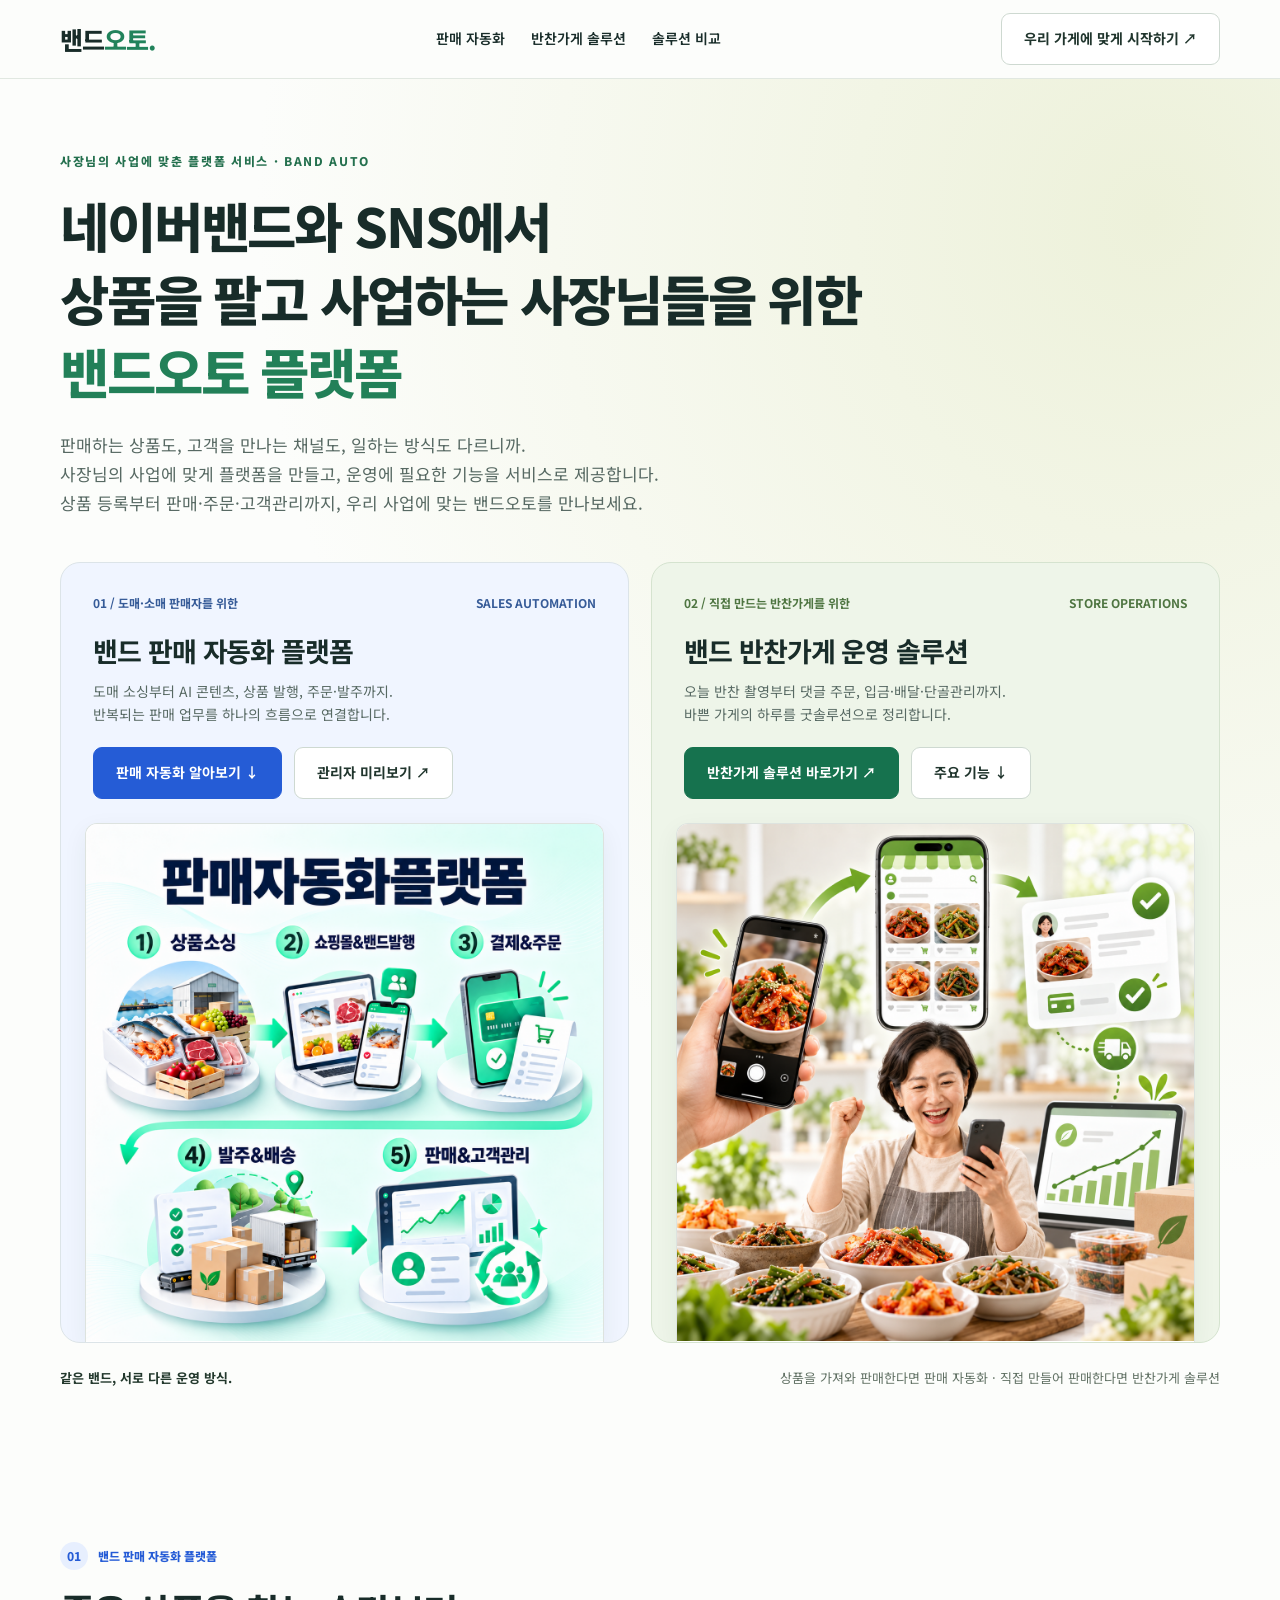
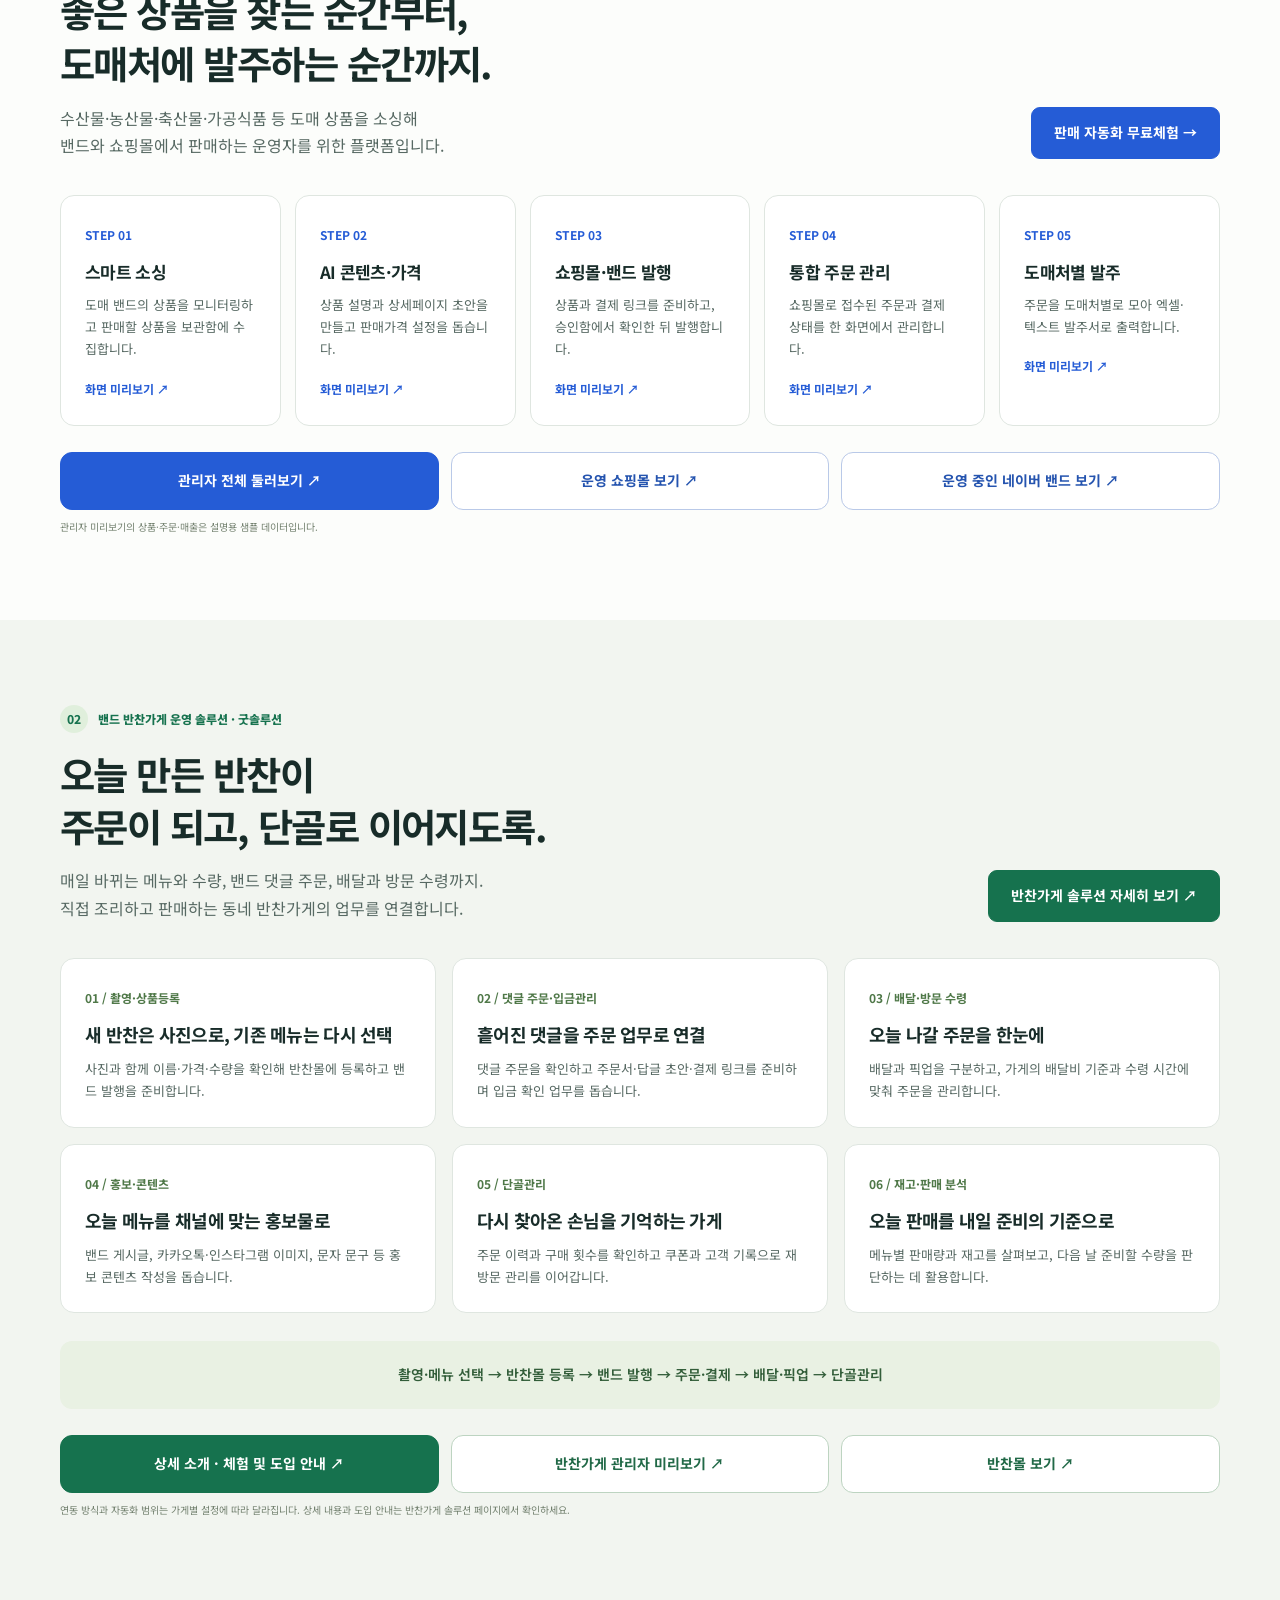
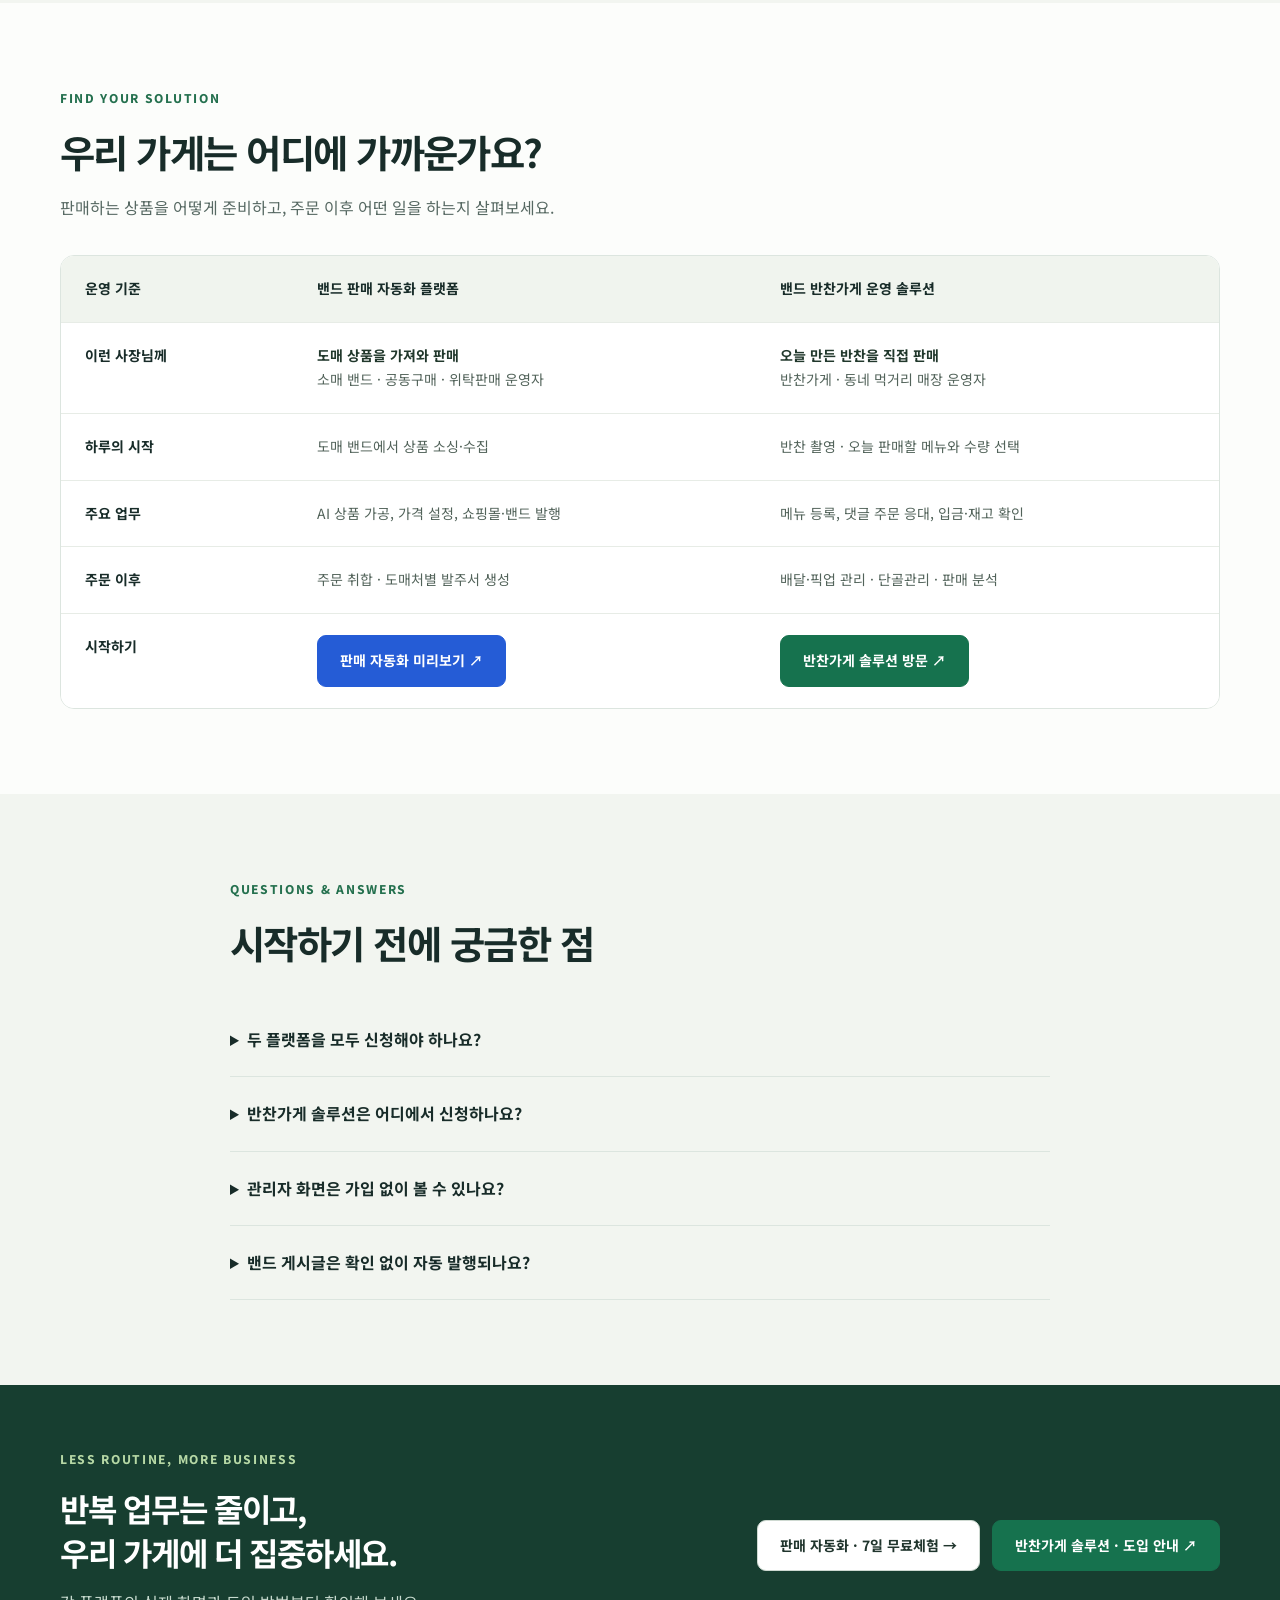
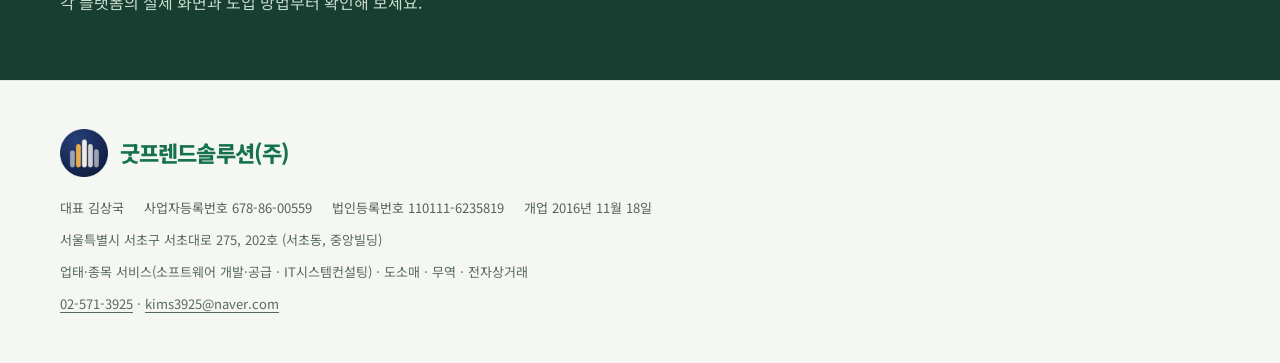
<file: index.html>
<!DOCTYPE html>
<html lang="ko">
<head>
<meta charset="UTF-8">
<meta name="viewport" content="width=device-width, initial-scale=1.0">
<title>밴드오토 | 밴드 판매 자동화 · 반찬가게 운영 솔루션</title>
<meta name="description" content="도매 소싱부터 주문·발주까지 밴드 판매 자동화, 촬영부터 댓글 주문·배달·단골관리까지 반찬가게 운영 솔루션. 우리 가게에 맞는 플랫폼을 만나보세요.">
<meta name="keywords" content="밴드오토, 네이버밴드, 밴드판매, 소매판매자동화, 도매소싱, AI가격책정, 쇼핑몰자동등록, 주문관리, 발주자동화, 수산물판매, 농산물판매, 밴드쇼핑몰, 소셜커머스">
<meta name="author" content="밴드오토">
<meta name="robots" content="index, follow">
<link rel="canonical" href="https://band.hublink.im">

<!-- Open Graph -->
<meta property="og:title" content="밴드오토 | 밴드 판매 자동화 · 반찬가게 운영 솔루션">
<meta property="og:description" content="도매 소싱부터 주문·발주까지 밴드 판매 자동화, 촬영부터 댓글 주문·배달·단골관리까지 반찬가게 운영 솔루션. 우리 가게에 맞는 플랫폼을 만나보세요.">
<meta property="og:url" content="https://band.hublink.im">
<meta property="og:type" content="website">
<meta property="og:site_name" content="밴드오토">
<meta property="og:locale" content="ko_KR">
<meta property="og:image" content="https://band.hublink.im/images/og-bandauto.png">
<meta property="og:image:width" content="1200">
<meta property="og:image:height" content="630">

<!-- Twitter Card -->
<meta name="twitter:card" content="summary_large_image">
<meta name="twitter:title" content="밴드오토 | 밴드 판매 자동화 · 반찬가게 운영 솔루션">
<meta name="twitter:description" content="도매 소싱부터 주문·발주까지 밴드 판매 자동화, 촬영부터 댓글 주문·배달·단골관리까지 반찬가게 운영 솔루션. 우리 가게에 맞는 플랫폼을 만나보세요.">

<!-- Naver 검색 등록 -->
<meta name="naver-site-verification" content="">

<!-- 구조화 데이터 (JSON-LD) -->
<script type="application/ld+json">{"@context":"https://schema.org","@type":"CollectionPage","name":"밴드오토 — 두 가지 밴드 비즈니스 솔루션","url":"https://band.hublink.im/","about":[{"@type":"SoftwareApplication","name":"밴드 판매 자동화 플랫폼","applicationCategory":"BusinessApplication","operatingSystem":"Web","url":"https://band.hublink.im/#sales"},{"@type":"SoftwareApplication","name":"밴드 반찬가게 운영 솔루션","applicationCategory":"BusinessApplication","operatingSystem":"Web","url":"https://lc.hublink.im/banchan"}]}</script>
<!-- 파비콘 — 운영 관리자 패널과 동일한 아이콘 (2026-08-26) -->
<link rel="icon" href="/favicon.ico" sizes="any">
<link rel="icon" type="image/png" href="/icon.png">
<link rel="apple-touch-icon" href="/apple-touch-icon.png">
<link rel="preconnect" href="https://fonts.googleapis.com">
<link href="https://fonts.googleapis.com/css2?family=Noto+Sans+KR:wght@400;500;600;700;800&display=swap" rel="stylesheet">
<style>
*{box-sizing:border-box}
html{scroll-behavior:smooth;scroll-padding-top:100px}
body{margin:0;color:#182c29;background:#fcfdfb;font-family:'Noto Sans KR',sans-serif;line-height:1.7;--primary:#255cd6;--primary-light:#3b72e5;--text:#182c29;--text-muted:#64756c;--success:#16724e;--shadow-lg:0 12px 40px #16332325;--text-secondary:#576963;--border:#dce5df;--radius:18px;--radius-sm:10px}
a{color:inherit;text-decoration:none}
button,input{font:inherit}
button,a{ -webkit-tap-highlight-color:transparent}
a:focus-visible,button:focus-visible,summary:focus-visible{outline:3px solid #df9e25;outline-offset:5px}
h1,h2,h3,p{margin:0}
h1,h2,h3{line-height:1.35;letter-spacing:-.04em}
p{color:#576963}
h1{font-size:clamp(34px,4.6vw,62px);font-weight:800}
h2{font-size:clamp(28px,3vw,40px)}
h3{font-size:22px}
.wrap{width:min(1160px,calc(100% - 48px));margin:auto}
.nav{position:sticky;top:0;z-index:20;background:#fcfdfbf5;border-bottom:1px solid #e1e8e1;backdrop-filter:blur(12px)}
.nav .wrap{display:flex;align-items:center;justify-content:space-between;min-height:78px;gap:24px}
.brand{font-size:25px;font-weight:800;letter-spacing:-1px;white-space:nowrap}
.brand span{color:#21835b}
.nav-links{display:flex;gap:26px;font-size:14px;font-weight:600}
.btn{display:inline-flex;align-items:center;justify-content:center;gap:12px;padding:13px 22px;border:1px solid #ced9d1;border-radius:9px;font-weight:700;font-size:14px;background:white;cursor:pointer;color:#20352d;transition:transform .2s,background .2s}
.btn:hover{transform:translateY(-2px);background:#eef4ee}
.btn.blue{background:#255cd6;border-color:#255cd6;color:white}
.btn.green{background:#16724e;border-color:#16724e;color:white}
.actions{display:flex;gap:12px;flex-wrap:wrap;margin-top:26px}
.eyebrow{font-size:12px;letter-spacing:.14em;font-weight:800;color:#24704e;margin-bottom:18px}
.hero{padding:72px 0 44px;background:radial-gradient(ellipse at 90% 10%,#edf1da,transparent 55%)}
.hero-top{display:grid;grid-template-columns:1fr;gap:24px;margin-bottom:44px}
.hero-top h1{font-size:clamp(30px,4.2vw,54px);word-break:keep-all;overflow-wrap:break-word}
.hero-top p{font-size:17px;max-width:800px;word-break:keep-all}
.hero h1 em{font-style:normal;color:#228058}
.platforms{display:grid;grid-template-columns:1fr 1fr;gap:22px}
.platform{border:1px solid #dce4e8;border-radius:20px;overflow:hidden;background:#f0f5ff;display:flex;flex-direction:column}
.platform.banchan{background:#eef5e9;border-color:#d5e3cf}
.platform-copy{padding:30px 32px 24px}
.platform .tag{display:flex;justify-content:space-between;font-size:12px;color:#365b98;font-weight:700;margin-bottom:20px}
.banchan .tag{color:#4e7541}
.platform h2{font-size:27px;margin-bottom:10px}
.platform p{font-size:14px}
.platform .actions{margin-top:20px}
.scene{margin:0 24px;height:224px;border:1px solid #dde3df;border-bottom:0;border-radius:12px 12px 0 0;overflow:hidden;box-shadow:0 8px 25px #273d3310;background:white}
.scene img{width:100%;height:100%;object-fit:cover;object-position:top}
.sample{font-size:10px;color:#73816f;margin-top:8px}
.bridge{display:flex;justify-content:space-between;gap:20px;padding:24px 0;font-size:13px;color:#617164}
.bridge strong{color:#22382c}
.section{padding:85px 0}
.section-head{max-width:680px;margin-bottom:34px}
.section-head p{margin-top:16px}
.soft{background:#f2f5f0}
.section-label{display:flex;gap:10px;align-items:center;font-size:12px;font-weight:800;color:#255cd6;margin-bottom:15px}
.section-label span{display:inline-grid;place-items:center;background:#e7effe;width:28px;height:28px;border-radius:50%}
.green-label{color:#16724e}
.green-label span{background:#e0efdc}
.detail-top{display:flex;justify-content:space-between;align-items:end;gap:24px}
.detail-top .section-head{margin-bottom:0}
.detail-top .actions{flex-shrink:0}
.steps{display:grid;grid-template-columns:repeat(5,1fr);gap:14px;margin-top:36px}
.step,.feature{background:white;border:1px solid #dfe6e0;border-radius:14px;padding:24px}
.step b{color:#255cd6;font-size:12px}
.step h3{font-size:17px;margin:14px 0 10px}
.step p,.feature p{font-size:13px}
.step a{display:inline-block;font-size:12px;color:#255cd6;font-weight:700;margin-top:18px}
.service-links{display:grid;grid-template-columns:repeat(3,minmax(0,1fr));gap:12px;margin-top:26px}
.service-links a{display:flex;align-items:center;justify-content:center;min-height:58px;padding:13px 18px;border:1px solid #b9c9e8;border-radius:12px;background:#fff;color:#2554af;font-size:14px;font-weight:700;text-align:center;word-break:keep-all;transition:background .2s,transform .2s,box-shadow .2s}
.service-links a:hover{background:#edf3ff;transform:translateY(-2px);box-shadow:0 6px 16px #1b3c7814}
.service-links a:first-child{background:#255cd6;border-color:#255cd6;color:#fff}
.service-links a:first-child:hover{background:#1948b5}
.service-links.banchan-links a{border-color:#bdd4c1;color:#216947}
.service-links.banchan-links a:hover{background:#e9f3e9}
.service-links.banchan-links a:first-child{background:#16724e;border-color:#16724e;color:#fff}
.service-links.banchan-links a:first-child:hover{background:#105b3d}
.features{display:grid;grid-template-columns:repeat(3,1fr);gap:16px;margin-top:36px}
.feature b{font-size:12px;color:#4f7848}
.feature h3{font-size:18px;margin:12px 0}
.flow{margin-top:28px;padding:22px;border-radius:12px;background:#e9f1e3;color:#325d39;text-align:center;font-size:14px;font-weight:600}
.compare-wrap{overflow:auto;border:1px solid #dce5df;border-radius:14px;margin-top:30px}
table{width:100%;border-collapse:collapse;text-align:left;background:white;font-size:14px}
th,td{padding:21px 24px;border-bottom:1px solid #e7ece6;vertical-align:top}
thead th{background:#f0f4ee}
tbody tr:last-child>*{border-bottom:0}
th:first-child{width:20%}
td{width:40%;color:#52635a}
td strong{display:block;color:#21382c}
.faq{max-width:820px;margin:auto}
.faq details{border-bottom:1px solid #dce5df;padding:23px 0}
.faq summary{font-weight:700;cursor:pointer}
.faq details p{font-size:14px;margin-top:14px}
.start{padding:64px 0;background:#173e30;color:white}
.start p{color:#c7dace;margin-top:15px}
.start .wrap{display:flex;align-items:center;justify-content:space-between;gap:30px}
.start h2{font-size:32px}
footer{padding:48px 0;background:#f4f7f2;border-top:1px solid #dfe8dd;font-size:13px;color:#52635a}
footer .wrap{display:block}
footer .footer-brand{display:flex;align-items:center;gap:12px;font-size:22px;font-weight:800;color:#16724e;letter-spacing:-.04em}
footer .footer-brand img{width:48px;height:48px;object-fit:contain}
footer .footer-details{display:flex;flex-wrap:wrap;column-gap:20px;row-gap:7px;margin:20px 0 0;padding:0;list-style:none}
footer .footer-address,footer .footer-scope,footer .footer-contact{margin-top:10px}
footer a{color:inherit;text-decoration:underline;text-underline-offset:3px}
.skip{position:fixed;top:-60px;left:20px;z-index:100;background:white;padding:10px}
.skip:focus{top:10px}

@media(max-width:900px){.service-links{grid-template-columns:repeat(2,minmax(0,1fr))}.hero-top{grid-template-columns:1fr;gap:24px}
.steps{grid-template-columns:repeat(2,1fr)}
.detail-top{display:block}
.features{grid-template-columns:repeat(2,1fr)}
.start .wrap{display:block}
.nav-links{gap:16px}
.nav .btn{display:none}
}

@media(max-width:600px){.wrap{width:calc(100% - 36px)}
.service-links{grid-template-columns:1fr;gap:10px}
.nav .wrap{min-height:68px;gap:10px;flex-wrap:wrap;padding:12px 0}
.brand{font-size:22px}
.nav-links{font-size:11px;gap:12px}
.hero{padding:42px 0 12px}
.platforms,.features,.steps{grid-template-columns:1fr}
.platform-copy{padding:26px}
.platform h2{font-size:25px}
.scene{height:205px}
.hero-top{margin-bottom:30px}
.hero-top p{font-size:15px}
.bridge{display:block;font-size:12px}
.bridge span{display:block;margin-top:8px}
.section{padding:54px 0}
.step{padding:22px}
.step h3{margin-top:8px}
.flow{font-size:12px;line-height:2}
.compare-wrap table{min-width:580px}
th,td{padding:17px}
.start{padding:44px 0}
.start h2{font-size:27px}
footer .footer-details{display:block}
footer .footer-details li+li{margin-top:7px}
.actions .btn{font-size:13px;padding:12px 17px}
.trial-form-grid{grid-template-columns:1fr}
.trial-popup{max-height:90dvh}
.trial-header h2{font-size:23px}
}

@media(prefers-reduced-motion:reduce){html{scroll-behavior:auto}
*,*::before,*::after{transition:none!important}
}

/* ── Trial Popup ── */
.trial-overlay {
  position: fixed; inset: 0; z-index: 300; background: rgba(0,0,0,0.55);
  display: none; align-items: flex-start; justify-content: center;
  padding: 24px; backdrop-filter: blur(6px); overflow-y: auto;
}

.trial-overlay.active { display: flex; }

.trial-popup {
  background: #fff; border-radius: 20px; max-width: 680px; width: 100%;
  margin: 40px auto; padding: 0; position: relative;
  box-shadow: 0 20px 60px rgba(0,0,0,0.2); animation: slideUp 0.3s ease;
}

.trial-header {
  background: linear-gradient(135deg, #1B4332, #2D6A4F);
  color: #fff; padding: 32px 36px 24px; border-radius: 20px 20px 0 0;
  text-align: center;
}

.trial-header h2 { color: #fff; font-size: clamp(20px, 4vw, 26px); margin-bottom: 8px; }

.trial-header p { color: rgba(255,255,255,0.85); font-size: 14px; line-height: 1.6; }

.trial-close {
  position: absolute; top: 16px; right: 16px; width: 36px; height: 36px;
  border-radius: 50%; border: none; background: rgba(255,255,255,0.2);
  color: #fff; cursor: pointer; font-size: 18px;
  display: flex; align-items: center; justify-content: center; transition: background 0.15s;
}

.trial-close:hover { background: rgba(255,255,255,0.35); }

.trial-body { padding: 28px 36px 36px; }


/* Guide sections inside popup */
.trial-guide { margin-bottom: 28px; }

.trial-guide-title {
  display: flex; align-items: center; gap: 10px;
  font-size: 16px; font-weight: 700; color: var(--text);
  padding-bottom: 10px; border-bottom: 2px solid var(--border); margin-bottom: 14px;
}

.trial-guide-title .guide-badge {
  display: inline-flex; align-items: center; justify-content: center;
  width: 28px; height: 28px; border-radius: 8px; font-size: 13px; font-weight: 700; color: #fff;
}

.trial-step {
  display: flex; gap: 12px; align-items: flex-start; padding: 10px 0;
  border-bottom: 1px solid #F1F5F9;
}

.trial-step:last-child { border-bottom: none; }

.trial-step-num {
  width: 26px; height: 26px; border-radius: 50%; flex-shrink: 0;
  display: flex; align-items: center; justify-content: center;
  font-size: 12px; font-weight: 700; color: #fff; margin-top: 1px;
}

.trial-step-body h4 { font-size: 14px; font-weight: 600; color: var(--text); margin-bottom: 2px; }

.trial-step-body p { font-size: 12px; color: var(--text-secondary); line-height: 1.5; }


/* Form inside popup */
.trial-form-divider {
  height: 1px; background: var(--border); margin: 4px 0 24px;
}

.trial-form-title {
  font-size: 16px; font-weight: 700; color: var(--text); margin-bottom: 16px;
  text-align: center;
}

.trial-form-grid { display: grid; grid-template-columns: 1fr 1fr; gap: 14px; }

.trial-form-group { display: flex; flex-direction: column; }

.trial-form-group.full { grid-column: 1 / -1; }

.trial-form-group label {
  font-size: 13px; font-weight: 600; color: var(--text); margin-bottom: 5px;
}

.trial-form-group label .req { color: #EF4444; margin-left: 2px; }

.trial-form-group label .hint { font-weight: 400; color: var(--text-muted); font-size: 12px; }

.trial-form-group input {
  padding: 11px 14px; border: 1px solid var(--border); border-radius: 8px;
  font-size: 14px; font-family: inherit; color: var(--text);
  background: #FAFAFA; transition: border-color 0.15s, box-shadow 0.15s;
}

.trial-form-group input:focus {
  outline: none; border-color: var(--primary);
  box-shadow: 0 0 0 3px rgba(37,99,235,0.1); background: #fff;
}

.trial-form-group input::placeholder { color: var(--text-muted); }


/* Checkbox grid for categories */
.checkbox-grid {
  display: grid; grid-template-columns: repeat(3, 1fr); gap: 8px;
}

.checkbox-item {
  display: flex; align-items: center; gap: 8px;
  padding: 10px 12px; border: 1px solid var(--border); border-radius: 8px;
  cursor: pointer; transition: all 0.15s; background: #FAFAFA;
}

.checkbox-item:hover { border-color: var(--primary-light); background: #F0F7FF; }

.checkbox-item input[type="checkbox"] {
  width: 16px; height: 16px; accent-color: var(--primary); cursor: pointer;
}

.checkbox-item span { font-size: 13px; color: var(--text); }


.trial-submit { margin-top: 20px; text-align: center; }

.trial-submit .btn {
  width: 100%; justify-content: center; padding: 16px; font-size: 16px;
  border-radius: 10px; background: #1B4332; color: #fff;
  box-shadow: 0 2px 8px rgba(27,67,50,0.3);
}

.trial-submit .btn:hover { background: #14532D; }

.trial-submit-note {
  margin-top: 10px; font-size: 12px; color: var(--text-muted); text-align: center;
}

.trial-submit-note strong { color: var(--primary); }


@media (max-width: 768px) {
  .trial-popup { margin: 16px; }

  .trial-header { padding: 24px 20px 20px; }

  .trial-body { padding: 20px 20px 28px; }

  .trial-form-grid { grid-template-columns: 1fr; }

  .checkbox-grid { grid-template-columns: repeat(2, 1fr); }

}

@media (max-width: 420px) {
  .checkbox-grid { grid-template-columns: 1fr 1fr; }

}


.toast {
  visibility: hidden;
  position: fixed; bottom: 24px; left: 50%; transform: translateX(-50%) translateY(100px);
  background: var(--success); color: #fff; padding: 16px 28px; border-radius: var(--radius-sm);
  font-size: 15px; font-weight: 600; box-shadow: var(--shadow-lg);
  transition: transform 0.3s ease; z-index: 300;
}

.toast.show { visibility: visible; transform: translateX(-50%) translateY(0); }
.scene.sales-scene{height:auto;aspect-ratio:1 / 1;margin-top:auto}
.scene.sales-scene img{display:block;object-fit:contain}
.scene.banchan-scene{height:auto;aspect-ratio:1 / 1;margin-top:auto}
.scene.banchan-scene img{display:block;object-fit:contain}
</style>
</head>
<body>
<a class="skip" href="#main">본문 바로가기</a>
<header class="nav">
<div class="wrap">
<a class="brand" href="/" aria-label="밴드오토 홈">밴드<span>오토.</span>
</a>
<nav class="nav-links" aria-label="주요 메뉴">
<a href="#sales">판매 자동화</a>
<a href="#banchan">반찬가게 솔루션</a>
<a href="#compare">솔루션 비교</a>
</nav>
<a class="btn" href="#start">우리 가게에 맞게 시작하기 ↗</a>
</div>
</header>
<main id="main">
<section class="hero">
<div class="wrap">
<div class="hero-top">
<div>
<div class="eyebrow">사장님의 사업에 맞춘 플랫폼 서비스 · BAND AUTO</div>
<h1>네이버밴드와 SNS에서<br>상품을 팔고 사업하는 사장님들을 위한<br>
<em>밴드오토 플랫폼</em>
</h1>
</div>
<p>판매하는 상품도, 고객을 만나는 채널도, 일하는 방식도 다르니까.<br>사장님의 사업에 맞게 플랫폼을 만들고, 운영에 필요한 기능을 서비스로 제공합니다.<br>상품 등록부터 판매·주문·고객관리까지, 우리 사업에 맞는 밴드오토를 만나보세요.</p>
</div>
<div class="platforms">
<article class="platform">
<div class="platform-copy">
<div class="tag">
<span>01 / 도매·소매 판매자를 위한</span>
<span>SALES AUTOMATION</span>
</div>
<h2>밴드 판매 자동화 플랫폼</h2>
<p>도매 소싱부터 AI 콘텐츠, 상품 발행, 주문·발주까지.<br>반복되는 판매 업무를 하나의 흐름으로 연결합니다.</p>
<div class="actions">
<a class="btn blue" href="#sales">판매 자동화 알아보기 ↓</a>
<a class="btn" href="demo/manager.html" onclick="track('preview_open_click',{from:'hero'})">관리자 미리보기 ↗</a>
</div>
</div>
<div class="scene sales-scene">
<img src="images/sales-platform-v2.png" alt="판매 자동화 플랫폼: 상품 소싱, 쇼핑몰·밴드 발행, 결제·주문, 발주·배송, 판매·고객관리의 5단계 흐름" width="1254" height="1254">
</div>
</article>
<article class="platform banchan">
<div class="platform-copy">
<div class="tag">
<span>02 / 직접 만드는 반찬가게를 위한</span>
<span>STORE OPERATIONS</span>
</div>
<h2>밴드 반찬가게 운영 솔루션</h2>
<p>오늘 반찬 촬영부터 댓글 주문, 입금·배달·단골관리까지.<br>바쁜 가게의 하루를 굿솔루션으로 정리합니다.</p>
<div class="actions">
<a class="btn green" href="https://lc.hublink.im/banchan">반찬가게 솔루션 바로가기 ↗</a>
<a class="btn" href="#banchan">주요 기능 ↓</a>
</div>
</div>
<div class="scene banchan-scene">
<img src="images/banchan-overview.png" alt="반찬 촬영, 온라인 판매, 주문과 배송, 매출 분석을 하나로 연결하는 반찬가게 운영 솔루션" width="1254" height="1254">
</div>
</article>
</div>
<div class="bridge">
<strong>같은 밴드, 서로 다른 운영 방식.</strong>
<span>상품을 가져와 판매한다면 판매 자동화 · 직접 만들어 판매한다면 반찬가게 솔루션</span>
</div>
</div>
</section>
<section class="section" id="sales">
<div class="wrap">
<div class="detail-top">
<div class="section-head">
<div class="section-label">
<span>01</span> 밴드 판매 자동화 플랫폼</div>
<h2>좋은 상품을 찾는 순간부터,<br>도매처에 발주하는 순간까지.</h2>
<p>수산물·농산물·축산물·가공식품 등 도매 상품을 소싱해<br>밴드와 쇼핑몰에서 판매하는 운영자를 위한 플랫폼입니다.</p>
</div>
<div class="actions">
<button class="btn blue" onclick="openTrialPopup('sales')">판매 자동화 무료체험 →</button>
</div>
</div>
<div class="steps">
<article class="step">
<b>STEP 01</b>
<h3>스마트 소싱</h3>
<p>도매 밴드의 상품을 모니터링하고 판매할 상품을 보관함에 수집합니다.</p>
<a href="demo/manager-sourcing.html" onclick="track('preview_open_click',{from:'sales_step_1'})">화면 미리보기 ↗</a>
</article>
<article class="step">
<b>STEP 02</b>
<h3>AI 콘텐츠·가격</h3>
<p>상품 설명과 상세페이지 초안을 만들고 판매가격 설정을 돕습니다.</p>
<a href="demo/manager-ai.html" onclick="track('preview_open_click',{from:'sales_step_2'})">화면 미리보기 ↗</a>
</article>
<article class="step">
<b>STEP 03</b>
<h3>쇼핑몰·밴드 발행</h3>
<p>상품과 결제 링크를 준비하고, 승인함에서 확인한 뒤 발행합니다.</p>
<a href="demo/manager-approve.html" onclick="track('preview_open_click',{from:'sales_step_3'})">화면 미리보기 ↗</a>
</article>
<article class="step">
<b>STEP 04</b>
<h3>통합 주문 관리</h3>
<p>쇼핑몰로 접수된 주문과 결제 상태를 한 화면에서 관리합니다.</p>
<a href="demo/manager-orders.html" onclick="track('preview_open_click',{from:'sales_step_4'})">화면 미리보기 ↗</a>
</article>
<article class="step">
<b>STEP 05</b>
<h3>도매처별 발주</h3>
<p>주문을 도매처별로 모아 엑셀·텍스트 발주서로 출력합니다.</p>
<a href="demo/manager-purchase.html" onclick="track('preview_open_click',{from:'sales_step_5'})">화면 미리보기 ↗</a>
</article>
</div>
<div class="service-links">
<a href="demo/manager.html">관리자 전체 둘러보기 ↗</a>
<a href="https://bshop.hublink.im/family/main">운영 쇼핑몰 보기 ↗</a>
<a href="https://band.us/@withfamily">운영 중인 네이버 밴드 보기 ↗</a>
</div>
<p class="sample">관리자 미리보기의 상품·주문·매출은 설명용 샘플 데이터입니다.</p>
</div>
</section>
<section class="section soft" id="banchan">
<div class="wrap">
<div class="detail-top">
<div class="section-head">
<div class="section-label green-label">
<span>02</span> 밴드 반찬가게 운영 솔루션 · 굿솔루션</div>
<h2>오늘 만든 반찬이<br>주문이 되고, 단골로 이어지도록.</h2>
<p>매일 바뀌는 메뉴와 수량, 밴드 댓글 주문, 배달과 방문 수령까지.<br>직접 조리하고 판매하는 동네 반찬가게의 업무를 연결합니다.</p>
</div>
<div class="actions">
<a class="btn green" href="https://lc.hublink.im/banchan">반찬가게 솔루션 자세히 보기 ↗</a>
</div>
</div>
<div class="features">
<article class="feature">
<b>01 / 촬영·상품등록</b>
<h3>새 반찬은 사진으로, 기존 메뉴는 다시 선택</h3>
<p>사진과 함께 이름·가격·수량을 확인해 반찬몰에 등록하고 밴드 발행을 준비합니다.</p>
</article>
<article class="feature">
<b>02 / 댓글 주문·입금관리</b>
<h3>흩어진 댓글을 주문 업무로 연결</h3>
<p>댓글 주문을 확인하고 주문서·답글 초안·결제 링크를 준비하며 입금 확인 업무를 돕습니다.</p>
</article>
<article class="feature">
<b>03 / 배달·방문 수령</b>
<h3>오늘 나갈 주문을 한눈에</h3>
<p>배달과 픽업을 구분하고, 가게의 배달비 기준과 수령 시간에 맞춰 주문을 관리합니다.</p>
</article>
<article class="feature">
<b>04 / 홍보·콘텐츠</b>
<h3>오늘 메뉴를 채널에 맞는 홍보물로</h3>
<p>밴드 게시글, 카카오톡·인스타그램 이미지, 문자 문구 등 홍보 콘텐츠 작성을 돕습니다.</p>
</article>
<article class="feature">
<b>05 / 단골관리</b>
<h3>다시 찾아온 손님을 기억하는 가게</h3>
<p>주문 이력과 구매 횟수를 확인하고 쿠폰과 고객 기록으로 재방문 관리를 이어갑니다.</p>
</article>
<article class="feature">
<b>06 / 재고·판매 분석</b>
<h3>오늘 판매를 내일 준비의 기준으로</h3>
<p>메뉴별 판매량과 재고를 살펴보고, 다음 날 준비할 수량을 판단하는 데 활용합니다.</p>
</article>
</div>
<div class="flow">촬영·메뉴 선택 → 반찬몰 등록 → 밴드 발행 → 주문·결제 → 배달·픽업 → 단골관리</div>
<div class="service-links banchan-links">
<a href="https://lc.hublink.im/banchan">상세 소개 · 체험 및 도입 안내 ↗</a>
<a href="https://lc.hublink.im/demo/manager.html">반찬가게 관리자 미리보기 ↗</a>
<a href="https://lc.hublink.im/gfshop">반찬몰 보기 ↗</a>
</div>
<p class="sample">연동 방식과 자동화 범위는 가게별 설정에 따라 달라집니다. 상세 내용과 도입 안내는 반찬가게 솔루션 페이지에서 확인하세요.</p>
</div>
</section>
<section class="section" id="compare">
<div class="wrap">
<div class="section-head">
<div class="eyebrow">FIND YOUR SOLUTION</div>
<h2>우리 가게는 어디에 가까운가요?</h2>
<p>판매하는 상품을 어떻게 준비하고, 주문 이후 어떤 일을 하는지 살펴보세요.</p>
</div>
<div class="compare-wrap" role="region" aria-label="두 솔루션 비교표, 작은 화면에서는 가로로 스크롤하세요" tabindex="0">
<table>
<thead>
<tr>
<th scope="col">운영 기준</th>
<th scope="col">밴드 판매 자동화 플랫폼</th>
<th scope="col">밴드 반찬가게 운영 솔루션</th>
</tr>
</thead>
<tbody>
<tr>
<th scope="row">이런 사장님께</th>
<td>
<strong>도매 상품을 가져와 판매</strong>소매 밴드 · 공동구매 · 위탁판매 운영자</td>
<td>
<strong>오늘 만든 반찬을 직접 판매</strong>반찬가게 · 동네 먹거리 매장 운영자</td>
</tr>
<tr>
<th scope="row">하루의 시작</th>
<td>도매 밴드에서 상품 소싱·수집</td>
<td>반찬 촬영 · 오늘 판매할 메뉴와 수량 선택</td>
</tr>
<tr>
<th scope="row">주요 업무</th>
<td>AI 상품 가공, 가격 설정, 쇼핑몰·밴드 발행</td>
<td>메뉴 등록, 댓글 주문 응대, 입금·재고 확인</td>
</tr>
<tr>
<th scope="row">주문 이후</th>
<td>주문 취합 · 도매처별 발주서 생성</td>
<td>배달·픽업 관리 · 단골관리 · 판매 분석</td>
</tr>
<tr>
<th scope="row">시작하기</th>
<td>
<a class="btn blue" href="demo/manager.html">판매 자동화 미리보기 ↗</a>
</td>
<td>
<a class="btn green" href="https://lc.hublink.im/banchan">반찬가게 솔루션 방문 ↗</a>
</td>
</tr>
</tbody>
</table>
</div>
</div>
</section>
<section class="section soft">
<div class="wrap faq">
<div class="section-head">
<div class="eyebrow">QUESTIONS & ANSWERS</div>
<h2>시작하기 전에 궁금한 점</h2>
</div>
<details>
<summary>두 플랫폼을 모두 신청해야 하나요?</summary>
<p>가게의 운영 방식에 맞는 플랫폼을 선택하시면 됩니다. 도매 소싱과 발주가 중심이면 판매 자동화, 직접 만든 반찬의 주문·배달과 매장 운영이 중심이면 반찬가게 솔루션을 살펴보세요.</p>
</details>
<details>
<summary>반찬가게 솔루션은 어디에서 신청하나요?</summary>
<p>
<a href="https://lc.hublink.im/banchan">반찬가게 운영 솔루션 페이지</a>에서 상세 기능과 체험·도입 안내를 확인하실 수 있습니다. 이 페이지의 판매 자동화 무료체험 신청서는 밴드 판매 자동화 플랫폼용입니다.</p>
</details>
<details>
<summary>관리자 화면은 가입 없이 볼 수 있나요?</summary>
<p>두 플랫폼의 관리자 미리보기 링크에서 샘플 화면을 둘러보실 수 있습니다. 미리보기의 숫자와 주문 정보는 실제 고객 데이터가 아닌 설명용 예시입니다.</p>
</details>
<details>
<summary>밴드 게시글은 확인 없이 자동 발행되나요?</summary>
<p>판매 자동화 플랫폼은 발행 전 승인함에서 내용을 확인하는 흐름을 제공합니다. 반찬가게 솔루션의 발행·댓글 응대 방식은 해당 솔루션의 안내와 매장별 연동 설정을 확인해 주세요.</p>
</details>
</div>
</section>
<section class="start" id="start">
<span id="form">
</span>
<span id="apply">
</span>
<div class="wrap">
<div>
<div class="eyebrow" style="color:#b6d8a5">LESS ROUTINE, MORE BUSINESS</div>
<h2>반복 업무는 줄이고,<br>우리 가게에 더 집중하세요.</h2>
<p>각 플랫폼의 실제 화면과 도입 방법부터 확인해 보세요.</p>
</div>
<div class="actions">
<button class="btn" onclick="openTrialPopup('bottom')">판매 자동화 · 7일 무료체험 →</button>
<a class="btn green" href="https://lc.hublink.im/banchan">반찬가게 솔루션 · 도입 안내 ↗</a>
</div>
</div>
</section>
</main>
<footer>
<div class="wrap">
<div class="footer-brand"><img src="images/goodsolution-logo.png" alt="굿솔루션 로고" width="48" height="48">굿프렌드솔루션(주)</div>
<ul class="footer-details">
<li>대표 김상국</li>
<li>사업자등록번호 678-86-00559</li>
<li>법인등록번호 110111-6235819</li>
<li>개업 2016년 11월 18일</li>
</ul>
<p class="footer-address">서울특별시 서초구 서초대로 275, 202호 (서초동, 중앙빌딩)</p>
<p class="footer-scope">업태·종목 서비스(소프트웨어 개발·공급 · IT시스템컨설팅) · 도소매 · 무역 · 전자상거래</p>
<p class="footer-contact"><a href="tel:025713925">02-571-3925</a> · <a href="mailto:kims3925@naver.com">kims3925@naver.com</a></p>
</div>
</footer>
<!-- ═══ Trial Popup ═══ -->
<div class="trial-overlay" id="trialOverlay">
  <div class="trial-popup" role="dialog" aria-modal="true" aria-labelledby="trial-title" tabindex="-1">
    <button aria-label="신청 창 닫기" class="trial-close" onclick="closeTrialPopup()">✕</button>

    <!-- Header -->
    <div class="trial-header">
      <h2 id="trial-title">판매 자동화 · 7일 무료체험</h2>
      <p>신용카드 등록 없이 바로 무료로 사용해 보실 수 있습니다<br>아래 신청서 양식을 작성하여 제출하시면 로그인 아이디와 패스워드를 발행해 드립니다</p>
    </div>

    <div class="trial-body">

      <!-- A. 사용 준비사항 -->
      <div class="trial-guide">
        <div class="trial-guide-title">
          <span class="guide-badge" style="background:#2563EB">A</span>
          시작 전 준비사항
        </div>
        <p style="font-size:13px; color:var(--text-secondary); margin-bottom:14px; line-height:1.6;">본사용을 시작하기 전에 7일간 무료로 셋팅하여 밴드오토를 사용해 보실 수 있습니다.</p>

        <div class="trial-step">
          <div class="trial-step-num" style="background:#2563EB">1</div>
          <div class="trial-step-body">
            <h4>밴드오토 무료사용 신청</h4>
            <p>아래 신청양식을 작성하여 무료체험 신청 → 매니저가 아이디/패스워드를 발급해 드립니다</p>
          </div>
        </div>
        <div class="trial-step">
          <div class="trial-step-num" style="background:#3B82F6">2</div>
          <div class="trial-step-body">
            <h4>네이버 밴드 API 등록</h4>
            <p>developers.band.us에서 앱 등록 → Client ID / Secret 발급</p>
          </div>
        </div>
        <div class="trial-step">
          <div class="trial-step-num" style="background:#06B6D4">3</div>
          <div class="trial-step-body">
            <h4>쇼핑몰 설정</h4>
            <p>쇼핑몰 이름, 로고, 배송비, 반품 정책 등 기본 정보 입력</p>
          </div>
        </div>
        <div class="trial-step">
          <div class="trial-step-num" style="background:#F59E0B">4</div>
          <div class="trial-step-body">
            <h4>테스트용 소매밴드 개설</h4>
            <p>무료 체험을 테스트할 네이버 밴드를 새로 만들어 주세요</p>
          </div>
        </div>
        <div class="trial-step">
          <div class="trial-step-num" style="background:#10B981">5</div>
          <div class="trial-step-body">
            <h4>주문 테스트</h4>
            <p>무통장 입금으로 테스트 / 신용카드 테스트는 토스페이먼츠 연결 후 가능</p>
          </div>
        </div>
        <div class="trial-step">
          <div class="trial-step-num" style="background:#8B5CF6">6</div>
          <div class="trial-step-body">
            <h4>발주서 양식 출력</h4>
            <p>주문서 목록에서 텍스트 또는 엑셀로 출력하여 도매처에 전송</p>
          </div>
        </div>
      </div>

      <!-- 신청양식 구분선 -->
      <div class="trial-form-divider">
</div>
      <div class="trial-form-title">무료체험 신청양식</div>
      <p style="text-align:center; font-size:13.5px; color:var(--text-secondary); margin:-6px 0 16px;">
        아직 화면을 못 보셨다면,
        <a href="demo/manager.html" style="color:var(--primary); font-weight:700;"
           onclick="track('preview_open_click',{from:'form'})">관리자 화면 미리보기</a>를 먼저 열어보셔도 됩니다.
      </p>

      <!-- 신청 폼 -->
      <form id="trialForm" onsubmit="return handleSubmit(event)">
        <div class="trial-form-grid">
          <div class="trial-form-group">
            <label for="trial-bandName">밴드이름 <span class="req">*</span>
</label>
<input id="trial-bandName" type="text" name="bandName" placeholder="예) 바다애 수산" required>
          </div>
          <div class="trial-form-group">
            <label for="trial-bandUrl">밴드주소 <span class="req">*</span>
</label>
<input id="trial-bandUrl" type="text" name="bandUrl" placeholder="예) band.us/@myshop" required>
          </div>
          <div class="trial-form-group full">
            <label>취급 상품 <span class="req">*</span> <span class="hint">(중복 선택 가능)</span>
</label>
            <div class="checkbox-grid">
              <label class="checkbox-item">
<input type="checkbox" name="productType" value="seafood">
<span>수산물</span>
</label>
              <label class="checkbox-item">
<input type="checkbox" name="productType" value="agriculture">
<span>농산물 · 과일</span>
</label>
              <label class="checkbox-item">
<input type="checkbox" name="productType" value="meat">
<span>축산물</span>
</label>
              <label class="checkbox-item">
<input type="checkbox" name="productType" value="mealkit">
<span>밀키트</span>
</label>
              <label class="checkbox-item">
<input type="checkbox" name="productType" value="processed">
<span>가공식품</span>
</label>
              <label class="checkbox-item">
<input type="checkbox" name="productType" value="etc">
<span>기타</span>
</label>
            </div>
          </div>
          <div class="trial-form-group">
            <label for="trial-managerName">담당자 이름 <span class="req">*</span>
</label>
<input id="trial-managerName" type="text" name="managerName" placeholder="예) 김바다" required>
          </div>
          <div class="trial-form-group">
            <label for="trial-phone">연락처 <span class="req">*</span>
</label>
<input id="trial-phone" type="tel" name="phone" placeholder="예) 010-1234-5678" required>
          </div>
          <div class="trial-form-group full">
            <label for="trial-email">이메일 <span class="req">*</span>
</label>
<input id="trial-email" type="email" name="email" placeholder="예) shop@email.com" required>
          </div>
        </div>
        <div class="trial-submit">
          <button type="submit" class="btn">무료체험신청서제출 →</button>
        </div>
        <p class="trial-submit-note">✓ 카드 등록 없음 · ✓ 7일 무료 · ✓ <strong>설치는 담당자가 직접 도와드립니다</strong>
</p>
      </form>

    </div>
  </div>
</div>

<!-- ═══ Toast ═══ -->
<div class="toast" id="toast">✅ 신청이 완료되었습니다! 곧 연락드리겠습니다.</div>

<script>
/* ══════════════════════════════════════════════════════
   계측 (2026-08-25)
   미리보기는 "좋아 보이는데 효과를 모르겠다"로 끝나기 쉽다. 배포와 동시에 심는다.

     preview_open_click — 어느 자리에서 어느 화면을 열었는지
     preview_depth      — 한 방문에서 화면 몇 장을 봤는지 (데모 쪽 demo-nav.js 가 기록)
     apply_submit       — 신청 완료. 미리보기를 본 방문자와 안 본 방문자로 나눠 본다.

   GA4 태그가 붙기 전에도 dataLayer 에 쌓아 둔다 — 나중에 태그만 붙이면
   지금 정의한 이름 그대로 잡힌다.
   ══════════════════════════════════════════════════════ */
window.dataLayer = window.dataLayer || [];
function track(name, params) {
  var payload = Object.assign({ event: name }, params || {});
  window.dataLayer.push(payload);
  if (typeof window.gtag === 'function') window.gtag('event', name, params || {});
}
/* 이 방문자가 미리보기를 본 적 있는지 — 신청 전환율을 두 무리로 갈라 보기 위한 표식 */
function hasSeenPreview() {
  try { return localStorage.getItem('bandauto_preview_seen_any') === '1'; }
  catch (e) { return false; }
}

/* ── Trial Popup ── */
let trialTrigger;
function openTrialPopup(source) {
  trialTrigger = document.activeElement;
  track('apply_open', { source: source || 'unknown', seen_preview: hasSeenPreview() });
  document.getElementById('trialOverlay').classList.add('active');
  document.body.style.overflow = 'hidden';
  document.querySelector('.trial-close').focus();
}
function closeTrialPopup() {
  document.getElementById('trialOverlay').classList.remove('active');
  document.body.style.overflow = '';
  if (trialTrigger) trialTrigger.focus();
}
document.getElementById('trialOverlay').addEventListener('click', function(e) {
  if (e.target === this) closeTrialPopup();
});

/* 미리보기 화면의 "무료체험 신청" 버튼은 ../index.html#apply 로 돌아온다.
   여기까지 온 분은 이미 신청할 마음이 있으므로 폼을 바로 띄운다. */
if (location.hash === '#apply') {
  setTimeout(function () { openTrialPopup('preview_return'); }, 260);
}

/* close on ESC (trial popup) */
document.addEventListener('keydown', e => {
  if (e.key === 'Tab' && document.getElementById('trialOverlay').classList.contains('active')) {
    const nodes = [...document.querySelectorAll('.trial-popup button, .trial-popup a, .trial-popup input')].filter(el => !el.disabled);
    const first = nodes[0], last = nodes[nodes.length - 1];
    if (e.shiftKey && document.activeElement === first) { e.preventDefault(); last.focus(); }
    else if (!e.shiftKey && document.activeElement === last) { e.preventDefault(); first.focus(); }
  }
  if (e.key === 'Escape') { closeTrialPopup(); }
});

/* ── Form submit ── */
function handleSubmit(e) {
  e.preventDefault();
  const form = e.target;
  const fd = new FormData(form);

  /* 체크박스 값 수집 */
  const productTypes = fd.getAll('productType');
  if (productTypes.length === 0) {
    alert('취급 상품을 1개 이상 선택해 주세요.');
    return false;
  }

  const data = {
    bandName: fd.get('bandName'),
    bandUrl: fd.get('bandUrl'),
    productType: productTypes,
    managerName: fd.get('managerName'),
    phone: fd.get('phone'),
    email: fd.get('email'),
  };

  /* 제출 버튼 비활성화 (중복 방지) */
  const submitBtn = form.querySelector('button[type="submit"]');
  submitBtn.disabled = true;
  submitBtn.textContent = '제출 중...';

  /* Google Sheets 저장 */
  fetch('https://script.google.com/macros/s/AKfycbwUN0r6d4JXbioWNWw5f_irFpBv9er1cGmLKiDASGXYJqKHAWQt-s9oPYMjH4NqW4hy/exec', {
    method: 'POST',
    mode: 'no-cors',
    headers: { 'Content-Type': 'application/json' },
    body: JSON.stringify(data)
  }).then(() => {
    /* 미리보기를 본 방문자와 안 본 방문자로 나눠 전환율을 비교한다.
       판단 기준: 본 사람의 신청 전환율이 안 본 사람의 2배 이상이면 미리보기가 제 일을 한 것. */
    let depth = 0;
    try { depth = JSON.parse(sessionStorage.getItem('bandauto_preview_seen') || '[]').length; }
    catch (err) { depth = 0; }
    track('apply_submit', { seen_preview: hasSeenPreview(), preview_depth: depth });

    closeTrialPopup();
    const toast = document.getElementById('toast');
    toast.classList.add('show');
    setTimeout(() => toast.classList.remove('show'), 2500);
    form.reset();
  }).catch(err => {
    console.error('Submit error:', err);
    alert('신청서 제출 중 오류가 발생했습니다. 잠시 후 다시 시도해 주세요.');
  }).finally(() => {
    submitBtn.disabled = false;
    submitBtn.textContent = '무료체험신청서제출 →';
  });
  return false;
}

/* ── Smooth scroll ── */
document.querySelectorAll('a[href^="#"]').forEach(a => {
  a.addEventListener('click', e => {
    const target = document.querySelector(a.getAttribute('href'));
    if (target) {
      e.preventDefault();
      target.scrollIntoView({ behavior: 'smooth', block: 'start' });
    }
  });
});

function goHome(e) {
  e.preventDefault();
  window.scrollTo({ top: 0, behavior: 'smooth' });
}

/* ── Nav shrink on scroll ── */
window.addEventListener('scroll', () => {
  document.querySelector('.nav').style.boxShadow =
    window.scrollY > 10 ? '0 1px 8px rgba(0,0,0,0.06)' : 'none';
});
</script>

</body>
</html>
</file>
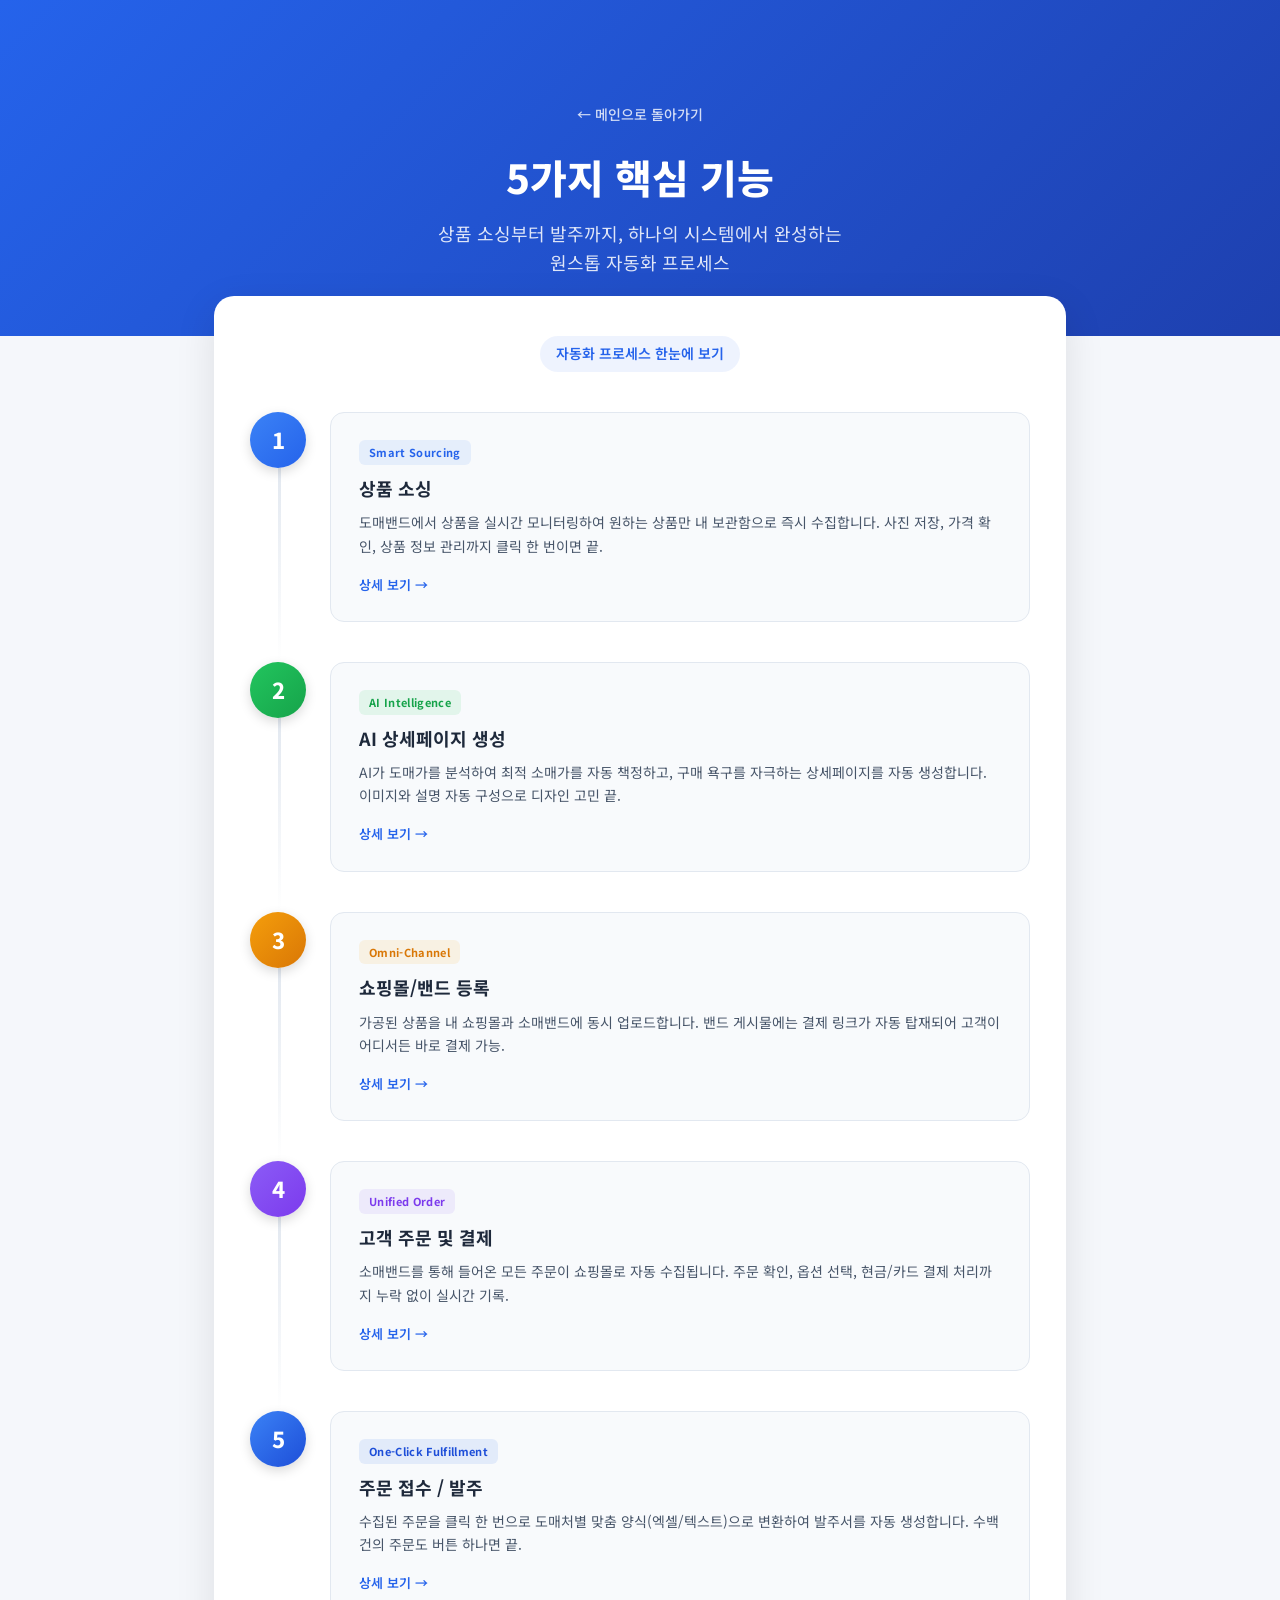
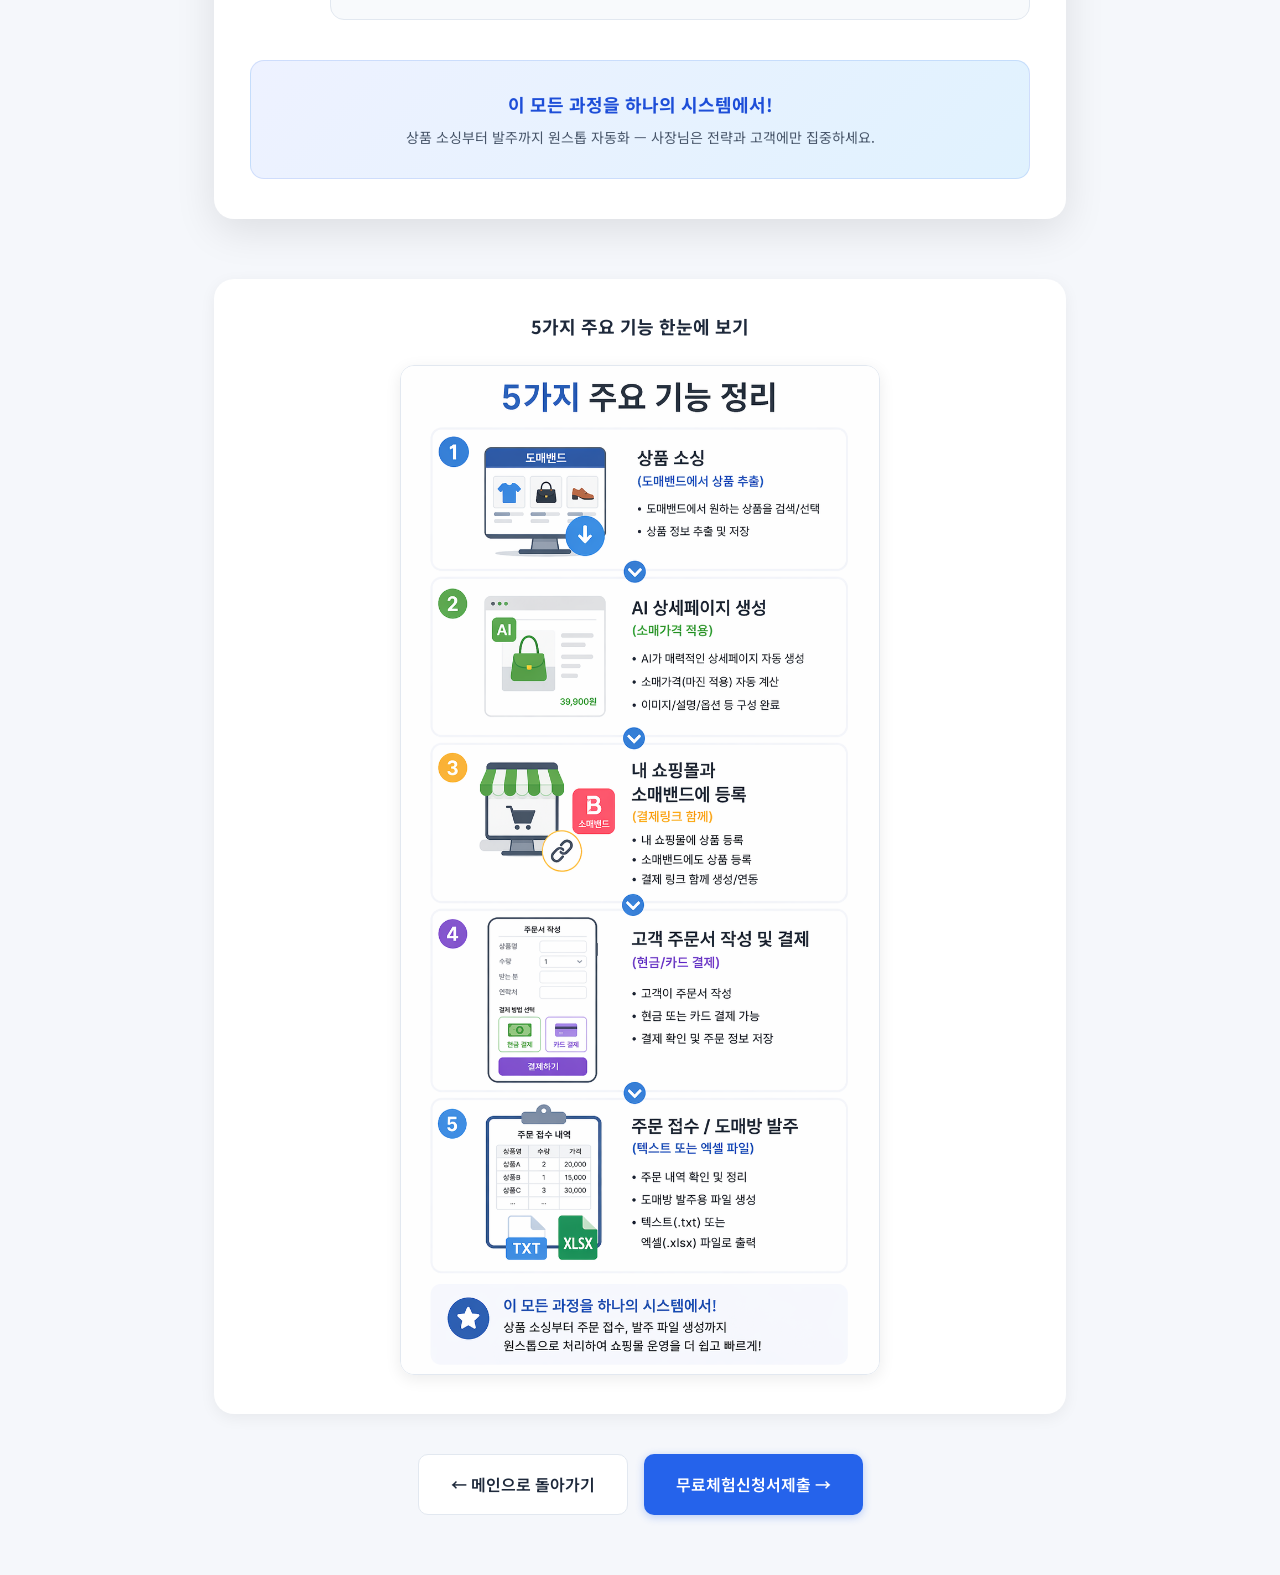
<file: features.html>
<!DOCTYPE html>
<html lang="ko">
<head>
<meta charset="UTF-8">
<meta name="viewport" content="width=device-width, initial-scale=1.0">
<title>5가지 핵심 기능 - 밴드오토</title>
<link rel="preconnect" href="https://fonts.googleapis.com">
<link href="https://fonts.googleapis.com/css2?family=Noto+Sans+KR:wght@400;500;600;700;800&display=swap" rel="stylesheet">
<style>
*, *::before, *::after { margin:0; padding:0; box-sizing:border-box; }

:root {
  --primary: #2563EB;
  --primary-light: #3B82F6;
  --primary-dark: #1D4ED8;
  --accent: #F59E0B;
  --bg: #FFFFFF;
  --bg-alt: #F8FAFC;
  --text: #1E293B;
  --text-secondary: #475569;
  --text-muted: #94A3B8;
  --border: #E2E8F0;
  --success: #10B981;
  --radius: 16px;
  --shadow-md: 0 4px 16px rgba(0,0,0,0.08);
}

body {
  font-family: 'Noto Sans KR', -apple-system, sans-serif;
  color: var(--text);
  background: #f5f7fb;
  line-height: 1.7;
  -webkit-font-smoothing: antialiased;
}

/* ── Header ── */
.page-header {
  background: linear-gradient(135deg, var(--primary) 0%, #1E40AF 100%);
  color: #fff;
  padding: 100px 24px 60px;
  text-align: center;
}
.page-header h1 {
  font-size: clamp(26px, 5vw, 40px);
  font-weight: 800;
  margin-bottom: 16px;
  line-height: 1.3;
}
.page-header p {
  font-size: clamp(15px, 2.5vw, 18px);
  color: rgba(255,255,255,0.85);
  max-width: 600px;
  margin: 0 auto;
  line-height: 1.6;
}
.page-header .back-link {
  display: inline-flex;
  align-items: center;
  gap: 6px;
  color: rgba(255,255,255,0.8);
  text-decoration: none;
  font-size: 14px;
  font-weight: 500;
  margin-bottom: 24px;
  transition: color 0.15s;
}
.page-header .back-link:hover { color: #fff; }

/* ── Flow Section ── */
.flow-section {
  max-width: 900px;
  margin: -40px auto 0;
  padding: 0 24px 60px;
  position: relative;
  z-index: 1;
}

.flow-container {
  background: #fff;
  border-radius: 20px;
  padding: 40px 36px;
  box-shadow: 0 12px 40px rgba(0,0,0,0.1);
}

.flow-title {
  text-align: center;
  font-size: 14px;
  font-weight: 600;
  color: var(--primary);
  background: rgba(37,99,235,0.08);
  display: inline-block;
  padding: 6px 16px;
  border-radius: 20px;
  margin-bottom: 32px;
}

.flow-title-wrap {
  text-align: center;
  margin-bottom: 8px;
}

/* ── Vertical Flow ── */
.flow-list {
  display: flex;
  flex-direction: column;
  gap: 0;
  position: relative;
}

.flow-item {
  display: flex;
  align-items: flex-start;
  gap: 24px;
  position: relative;
  padding-bottom: 40px;
}
.flow-item:last-child { padding-bottom: 0; }

/* Vertical line */
.flow-item::before {
  content: '';
  position: absolute;
  left: 28px;
  top: 56px;
  bottom: 0;
  width: 3px;
  background: linear-gradient(180deg, var(--border) 0%, transparent 100%);
}
.flow-item:last-child::before { display: none; }

.flow-step-circle {
  width: 56px;
  height: 56px;
  border-radius: 50%;
  color: #fff;
  font-size: 22px;
  font-weight: 800;
  display: flex;
  align-items: center;
  justify-content: center;
  flex-shrink: 0;
  box-shadow: 0 4px 12px rgba(0,0,0,0.15);
  position: relative;
  z-index: 2;
}

.flow-step-circle.s1 { background: linear-gradient(135deg, #3B82F6, #2563EB); }
.flow-step-circle.s2 { background: linear-gradient(135deg, #22C55E, #16A34A); }
.flow-step-circle.s3 { background: linear-gradient(135deg, #F59E0B, #D97706); }
.flow-step-circle.s4 { background: linear-gradient(135deg, #8B5CF6, #7C3AED); }
.flow-step-circle.s5 { background: linear-gradient(135deg, #3B82F6, #1D4ED8); }

.flow-content {
  flex: 1;
  background: var(--bg-alt);
  border-radius: 14px;
  padding: 24px 28px;
  border: 1px solid var(--border);
  transition: all 0.25s;
}
.flow-content:hover {
  border-color: var(--primary-light);
  box-shadow: var(--shadow-md);
  transform: translateX(4px);
}

.flow-content .tag {
  display: inline-block;
  font-size: 11px;
  font-weight: 700;
  letter-spacing: 0.03em;
  padding: 3px 10px;
  border-radius: 6px;
  margin-bottom: 8px;
}
.flow-content .tag.t1 { background: rgba(59,130,246,0.1); color: #2563EB; }
.flow-content .tag.t2 { background: rgba(34,197,94,0.1); color: #16A34A; }
.flow-content .tag.t3 { background: rgba(245,158,11,0.1); color: #D97706; }
.flow-content .tag.t4 { background: rgba(139,92,246,0.1); color: #7C3AED; }
.flow-content .tag.t5 { background: rgba(37,99,235,0.1); color: #1D4ED8; }

.flow-content h3 {
  font-size: 18px;
  font-weight: 700;
  margin-bottom: 8px;
  color: var(--text);
}

.flow-content p {
  font-size: 14px;
  color: var(--text-secondary);
  line-height: 1.65;
  margin-bottom: 12px;
}

.flow-content .detail-link {
  display: inline-flex;
  align-items: center;
  gap: 6px;
  color: var(--primary);
  font-size: 13px;
  font-weight: 600;
  text-decoration: none;
  transition: gap 0.2s;
}
.flow-content .detail-link:hover { gap: 10px; }

/* ── Arrow between items ── */
.flow-arrow {
  text-align: center;
  padding: 0 0 0 28px;
  margin: -16px 0 -16px;
  position: relative;
  z-index: 1;
}
.flow-arrow span {
  display: inline-flex;
  align-items: center;
  justify-content: center;
  width: 32px;
  height: 32px;
  color: var(--text-muted);
  font-size: 18px;
}

/* ── Summary Box ── */
.summary-box {
  margin-top: 40px;
  background: linear-gradient(135deg, #EEF2FF, #E0F2FE);
  border-radius: 14px;
  padding: 28px 32px;
  text-align: center;
  border: 1px solid rgba(37,99,235,0.15);
}
.summary-box strong {
  display: block;
  font-size: 18px;
  color: var(--primary-dark);
  margin-bottom: 6px;
}
.summary-box p {
  font-size: 14px;
  color: var(--text-secondary);
}

/* ── Bottom CTA ── */
.bottom-cta {
  max-width: 900px;
  margin: 0 auto;
  padding: 0 24px 60px;
  display: flex;
  gap: 16px;
  justify-content: center;
  flex-wrap: wrap;
}
.btn {
  display: inline-flex;
  align-items: center;
  gap: 8px;
  padding: 16px 32px;
  border-radius: 10px;
  font-size: 16px;
  font-weight: 600;
  text-decoration: none;
  border: none;
  cursor: pointer;
  transition: all 0.2s ease;
}
.btn-back {
  background: #fff;
  color: var(--text);
  border: 1px solid var(--border);
}
.btn-back:hover { background: var(--bg-alt); }
.btn-primary {
  background: var(--primary);
  color: #fff;
  box-shadow: 0 2px 8px rgba(37,99,235,0.3);
}
.btn-primary:hover { background: var(--primary-dark); transform: translateY(-1px); }

/* ── Feature Image ── */
.feature-images-section {
  max-width: 900px;
  margin: 0 auto;
  padding: 0 24px 40px;
}
.feature-images-container {
  background: #fff;
  border-radius: 20px;
  padding: 32px;
  box-shadow: 0 4px 16px rgba(0,0,0,0.06);
  text-align: center;
}
.feature-images-title {
  font-size: 18px;
  font-weight: 700;
  color: var(--text);
  margin-bottom: 24px;
}
.feature-img-main {
  width: 100%;
  max-width: 480px;
  border-radius: 14px;
  border: 1px solid var(--border);
  box-shadow: 0 4px 16px rgba(0,0,0,0.08);
}

@media (max-width: 640px) {
  .flow-container { padding: 28px 20px; }
  .flow-item { gap: 16px; }
  .flow-step-circle { width: 44px; height: 44px; font-size: 18px; }
  .flow-item::before { left: 21px; top: 44px; }
  .flow-content { padding: 18px 20px; }
  .flow-content h3 { font-size: 16px; }
  .page-header { padding: 80px 20px 48px; }
  .summary-box { padding: 22px 20px; }
}
</style>
</head>
<body>

<!-- ── Header ── -->
<div class="page-header">
  <a href="index.html" class="back-link">&larr; 메인으로 돌아가기</a>
  <h1>5가지 핵심 기능</h1>
  <p>상품 소싱부터 발주까지, 하나의 시스템에서 완성하는<br>원스톱 자동화 프로세스</p>
</div>

<!-- ── Flow ── -->
<div class="flow-section">
  <div class="flow-container">
    <div class="flow-title-wrap">
      <span class="flow-title">자동화 프로세스 한눈에 보기</span>
    </div>

    <div class="flow-list">

      <!-- Step 1 -->
      <div class="flow-item">
        <div class="flow-step-circle s1">1</div>
        <div class="flow-content">
          <span class="tag t1">Smart Sourcing</span>
          <h3>상품 소싱</h3>
          <p>도매밴드에서 상품을 실시간 모니터링하여 원하는 상품만 내 보관함으로 즉시 수집합니다. 사진 저장, 가격 확인, 상품 정보 관리까지 클릭 한 번이면 끝.</p>
          <a href="step1.html" class="detail-link">상세 보기 &rarr;</a>
        </div>
      </div>

      <!-- Step 2 -->
      <div class="flow-item">
        <div class="flow-step-circle s2">2</div>
        <div class="flow-content">
          <span class="tag t2">AI Intelligence</span>
          <h3>AI 상세페이지 생성</h3>
          <p>AI가 도매가를 분석하여 최적 소매가를 자동 책정하고, 구매 욕구를 자극하는 상세페이지를 자동 생성합니다. 이미지와 설명 자동 구성으로 디자인 고민 끝.</p>
          <a href="step2.html" class="detail-link">상세 보기 &rarr;</a>
        </div>
      </div>

      <!-- Step 3 -->
      <div class="flow-item">
        <div class="flow-step-circle s3">3</div>
        <div class="flow-content">
          <span class="tag t3">Omni-Channel</span>
          <h3>쇼핑몰/밴드 등록</h3>
          <p>가공된 상품을 내 쇼핑몰과 소매밴드에 동시 업로드합니다. 밴드 게시물에는 결제 링크가 자동 탑재되어 고객이 어디서든 바로 결제 가능.</p>
          <a href="step3.html" class="detail-link">상세 보기 &rarr;</a>
        </div>
      </div>

      <!-- Step 4 -->
      <div class="flow-item">
        <div class="flow-step-circle s4">4</div>
        <div class="flow-content">
          <span class="tag t4">Unified Order</span>
          <h3>고객 주문 및 결제</h3>
          <p>소매밴드를 통해 들어온 모든 주문이 쇼핑몰로 자동 수집됩니다. 주문 확인, 옵션 선택, 현금/카드 결제 처리까지 누락 없이 실시간 기록.</p>
          <a href="step4.html" class="detail-link">상세 보기 &rarr;</a>
        </div>
      </div>

      <!-- Step 5 -->
      <div class="flow-item">
        <div class="flow-step-circle s5">5</div>
        <div class="flow-content">
          <span class="tag t5">One-Click Fulfillment</span>
          <h3>주문 접수 / 발주</h3>
          <p>수집된 주문을 클릭 한 번으로 도매처별 맞춤 양식(엑셀/텍스트)으로 변환하여 발주서를 자동 생성합니다. 수백 건의 주문도 버튼 하나면 끝.</p>
          <a href="step5.html" class="detail-link">상세 보기 &rarr;</a>
        </div>
      </div>

    </div>

    <!-- Summary -->
    <div class="summary-box">
      <strong>이 모든 과정을 하나의 시스템에서!</strong>
      <p>상품 소싱부터 발주까지 원스톱 자동화 &mdash; 사장님은 전략과 고객에만 집중하세요.</p>
    </div>

  </div>
</div>

<!-- ── Feature Overview Image ── -->
<div class="feature-images-section">
  <div class="feature-images-container">
    <h3 class="feature-images-title">5가지 주요 기능 한눈에 보기</h3>
    <img src="./images/0-2.png" alt="5가지 주요 기능 정리" class="feature-img-main" loading="lazy">
  </div>
</div>

<!-- ── Bottom CTAs ── -->
<div class="bottom-cta">
  <a href="index.html" class="btn btn-back">&larr; 메인으로 돌아가기</a>
  <a href="index.html#form" class="btn btn-primary" onclick="sessionStorage.setItem('openTrial','1')">무료체험신청서제출 &rarr;</a>
</div>

<script>
/* Auto-open trial popup on landing page if flag set */
window.addEventListener('pageshow', () => {
  if (sessionStorage.getItem('openTrial') === '1') {
    sessionStorage.removeItem('openTrial');
  }
});
</script>

</body>
</html>
</file>
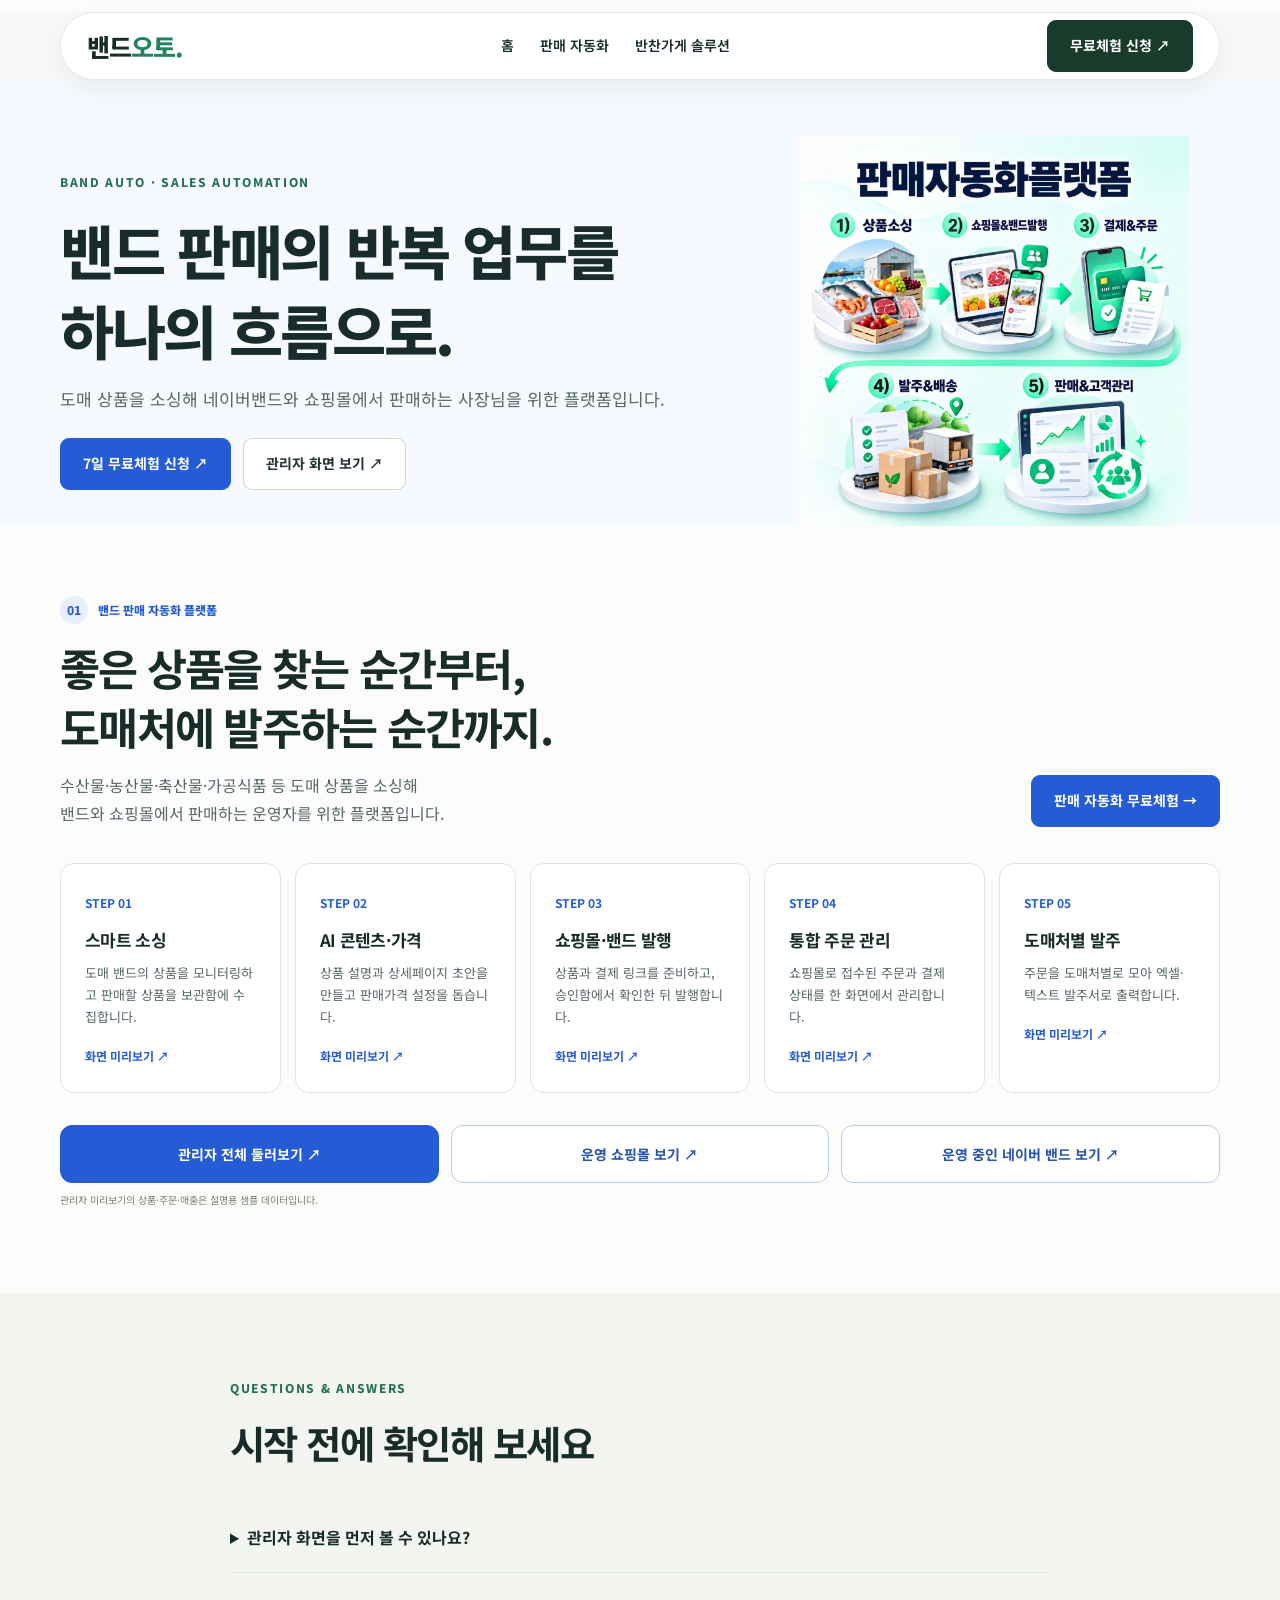
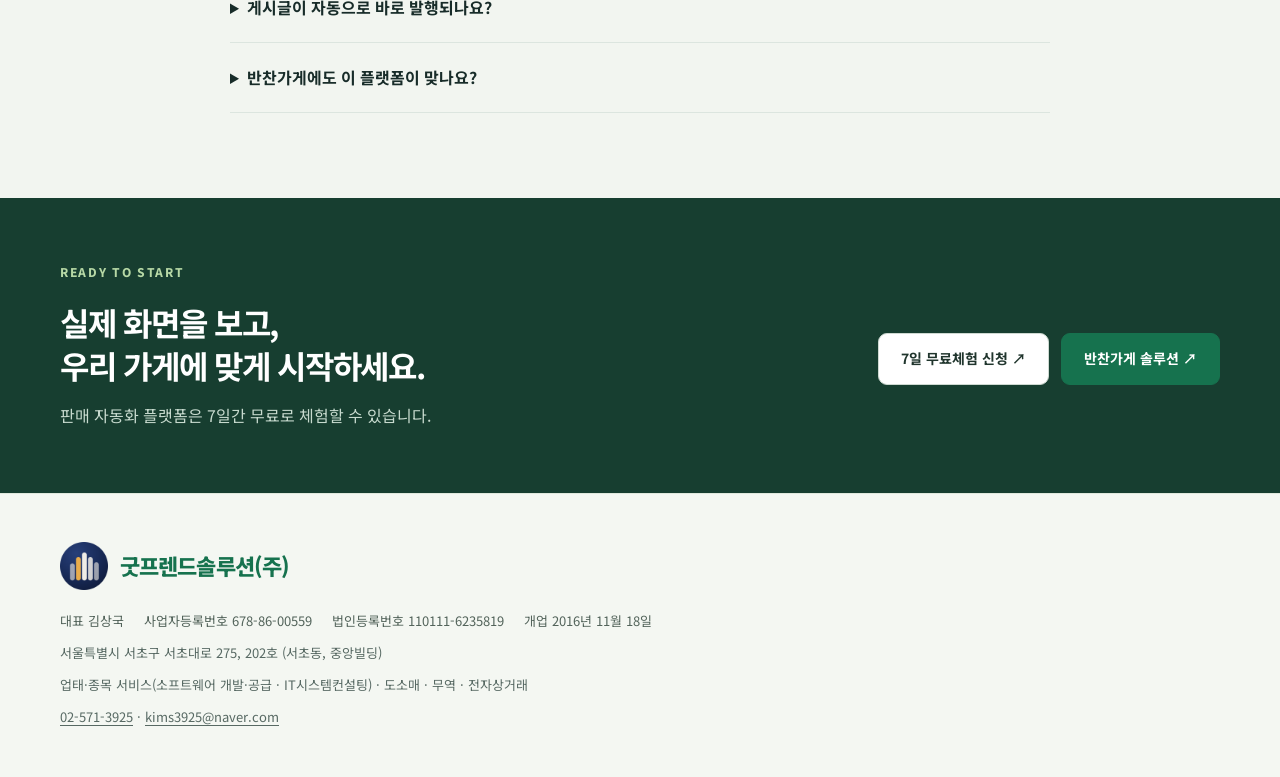
<file: sales.html>
<!DOCTYPE html>
<html lang="ko">
<head>
<meta charset="UTF-8">
<meta name="viewport" content="width=device-width, initial-scale=1.0">
<title>밴드 판매 자동화 플랫폼 | 밴드오토</title>
<meta name="description" content="도매 소싱부터 AI 상품 콘텐츠, 쇼핑몰·밴드 발행, 주문 관리와 도매처별 발주까지. 밴드 판매 자동화 플랫폼의 기능과 관리자 화면을 살펴보세요.">
<meta name="keywords" content="밴드오토, 네이버밴드, 밴드판매, 소매판매자동화, 도매소싱, AI가격책정, 쇼핑몰자동등록, 주문관리, 발주자동화, 수산물판매, 농산물판매, 밴드쇼핑몰, 소셜커머스">
<meta name="author" content="밴드오토">
<meta name="robots" content="index, follow">
<link rel="canonical" href="https://band.hublink.im/sales.html">

<!-- Open Graph -->
<meta property="og:title" content="밴드 판매 자동화 플랫폼 | 밴드오토">
<meta property="og:description" content="도매 소싱부터 AI 상품 콘텐츠, 쇼핑몰·밴드 발행, 주문 관리와 도매처별 발주까지. 밴드 판매 자동화 플랫폼의 기능과 관리자 화면을 살펴보세요.">
<meta property="og:url" content="https://band.hublink.im/sales.html">
<meta property="og:type" content="website">
<meta property="og:site_name" content="밴드오토">
<meta property="og:locale" content="ko_KR">
<meta property="og:image" content="https://band.hublink.im/images/og-bandauto.png">
<meta property="og:image:width" content="1200">
<meta property="og:image:height" content="630">

<!-- Twitter Card -->
<meta name="twitter:card" content="summary_large_image">
<meta name="twitter:title" content="밴드 판매 자동화 플랫폼 | 밴드오토">
<meta name="twitter:description" content="도매 소싱부터 AI 상품 콘텐츠, 쇼핑몰·밴드 발행, 주문 관리와 도매처별 발주까지. 밴드 판매 자동화 플랫폼의 기능과 관리자 화면을 살펴보세요.">

<!-- Naver 검색 등록 -->
<meta name="naver-site-verification" content="">

<!-- 구조화 데이터 (JSON-LD) -->
<script type="application/ld+json">{"@context":"https://schema.org","@type":"SoftwareApplication","name":"밴드 판매 자동화 플랫폼","url":"https://band.hublink.im/sales.html","applicationCategory":"BusinessApplication","operatingSystem":"Web"}</script>
<!-- 파비콘 — 운영 관리자 패널과 동일한 아이콘 (2026-08-26) -->
<link rel="icon" href="/favicon.ico" sizes="any">
<link rel="icon" type="image/png" href="/icon.png">
<link rel="apple-touch-icon" href="/apple-touch-icon.png">
<link rel="preconnect" href="https://fonts.googleapis.com">
<link href="https://fonts.googleapis.com/css2?family=Noto+Sans+KR:wght@400;500;600;700;800&display=swap" rel="stylesheet">
<style>
*{box-sizing:border-box}
html{scroll-behavior:smooth;scroll-padding-top:100px}
body{margin:0;color:#182c29;background:#fcfdfb;font-family:'Noto Sans KR',sans-serif;line-height:1.7;--primary:#255cd6;--primary-light:#3b72e5;--text:#182c29;--text-muted:#64756c;--success:#16724e;--shadow-lg:0 12px 40px #16332325;--text-secondary:#576963;--border:#dce5df;--radius:18px;--radius-sm:10px}
a{color:inherit;text-decoration:none}
button,input{font:inherit}
button,a{ -webkit-tap-highlight-color:transparent}
a:focus-visible,button:focus-visible,summary:focus-visible{outline:3px solid #df9e25;outline-offset:5px}
h1,h2,h3,p{margin:0}
h1,h2,h3{line-height:1.35;letter-spacing:-.04em}
p{color:#576963}
h1{font-size:clamp(34px,4.6vw,62px);font-weight:800}
h2{font-size:clamp(28px,3vw,40px)}
h3{font-size:22px}
.wrap{width:min(1160px,calc(100% - 48px));margin:auto}
.nav{position:sticky;top:0;z-index:20;background:#fcfdfbf5;border-bottom:1px solid #e1e8e1;backdrop-filter:blur(12px)}
.nav .wrap{display:flex;align-items:center;justify-content:space-between;min-height:78px;gap:24px}
.brand{font-size:25px;font-weight:800;letter-spacing:-1px;white-space:nowrap}
.brand span{color:#21835b}
.nav-links{display:flex;gap:26px;font-size:14px;font-weight:600}
.btn{display:inline-flex;align-items:center;justify-content:center;gap:12px;padding:13px 22px;border:1px solid #ced9d1;border-radius:9px;font-weight:700;font-size:14px;background:white;cursor:pointer;color:#20352d;transition:transform .2s,background .2s}
.btn:hover{transform:translateY(-2px);background:#eef4ee}
.btn.blue{background:#255cd6;border-color:#255cd6;color:white}
.btn.green{background:#16724e;border-color:#16724e;color:white}
.actions{display:flex;gap:12px;flex-wrap:wrap;margin-top:26px}
.eyebrow{font-size:12px;letter-spacing:.14em;font-weight:800;color:#24704e;margin-bottom:18px}
.hero{padding:72px 0 44px;background:radial-gradient(ellipse at 90% 10%,#edf1da,transparent 55%)}
.hero-top{display:grid;grid-template-columns:1fr;gap:24px;margin-bottom:44px}
.hero-top h1{font-size:clamp(30px,4.2vw,54px);word-break:keep-all;overflow-wrap:break-word}
.hero-top p{font-size:17px;max-width:800px;word-break:keep-all}
.hero h1 em{font-style:normal;color:#228058}
.platforms{display:grid;grid-template-columns:1fr 1fr;gap:22px}
.platform{border:1px solid #dce4e8;border-radius:20px;overflow:hidden;background:#f0f5ff;display:flex;flex-direction:column}
.platform.banchan{background:#eef5e9;border-color:#d5e3cf}
.platform-copy{padding:30px 32px 24px}
.platform .tag{display:flex;justify-content:space-between;font-size:12px;color:#365b98;font-weight:700;margin-bottom:20px}
.banchan .tag{color:#4e7541}
.platform h2{font-size:27px;margin-bottom:10px}
.platform p{font-size:14px}
.platform .actions{margin-top:20px}
.scene{margin:0 24px;height:224px;border:1px solid #dde3df;border-bottom:0;border-radius:12px 12px 0 0;overflow:hidden;box-shadow:0 8px 25px #273d3310;background:white}
.scene img{width:100%;height:100%;object-fit:cover;object-position:top}
.sample{font-size:10px;color:#73816f;margin-top:8px}
.bridge{display:flex;justify-content:space-between;gap:20px;padding:24px 0;font-size:13px;color:#617164}
.bridge strong{color:#22382c}
.section{padding:85px 0}
.section-head{max-width:680px;margin-bottom:34px}
.section-head p{margin-top:16px}
.soft{background:#f2f5f0}
.section-label{display:flex;gap:10px;align-items:center;font-size:12px;font-weight:800;color:#255cd6;margin-bottom:15px}
.section-label span{display:inline-grid;place-items:center;background:#e7effe;width:28px;height:28px;border-radius:50%}
.green-label{color:#16724e}
.green-label span{background:#e0efdc}
.detail-top{display:flex;justify-content:space-between;align-items:end;gap:24px}
.detail-top .section-head{margin-bottom:0}
.detail-top .actions{flex-shrink:0}
.steps{display:grid;grid-template-columns:repeat(5,1fr);gap:14px;margin-top:36px}
.step,.feature{background:white;border:1px solid #dfe6e0;border-radius:14px;padding:24px}
.step b{color:#255cd6;font-size:12px}
.step h3{font-size:17px;margin:14px 0 10px}
.step p,.feature p{font-size:13px}
.step a{display:inline-block;font-size:12px;color:#255cd6;font-weight:700;margin-top:18px}
.service-links{display:grid;grid-template-columns:repeat(3,minmax(0,1fr));gap:12px;margin-top:26px}
.service-links a{display:flex;align-items:center;justify-content:center;min-height:58px;padding:13px 18px;border:1px solid #b9c9e8;border-radius:12px;background:#fff;color:#2554af;font-size:14px;font-weight:700;text-align:center;word-break:keep-all;transition:background .2s,transform .2s,box-shadow .2s}
.service-links a:hover{background:#edf3ff;transform:translateY(-2px);box-shadow:0 6px 16px #1b3c7814}
.service-links a:first-child{background:#255cd6;border-color:#255cd6;color:#fff}
.service-links a:first-child:hover{background:#1948b5}
.service-links.banchan-links a{border-color:#bdd4c1;color:#216947}
.service-links.banchan-links a:hover{background:#e9f3e9}
.service-links.banchan-links a:first-child{background:#16724e;border-color:#16724e;color:#fff}
.service-links.banchan-links a:first-child:hover{background:#105b3d}
.features{display:grid;grid-template-columns:repeat(3,1fr);gap:16px;margin-top:36px}
.feature b{font-size:12px;color:#4f7848}
.feature h3{font-size:18px;margin:12px 0}
.flow{margin-top:28px;padding:22px;border-radius:12px;background:#e9f1e3;color:#325d39;text-align:center;font-size:14px;font-weight:600}
.compare-wrap{overflow:auto;border:1px solid #dce5df;border-radius:14px;margin-top:30px}
table{width:100%;border-collapse:collapse;text-align:left;background:white;font-size:14px}
th,td{padding:21px 24px;border-bottom:1px solid #e7ece6;vertical-align:top}
thead th{background:#f0f4ee}
tbody tr:last-child>*{border-bottom:0}
th:first-child{width:20%}
td{width:40%;color:#52635a}
td strong{display:block;color:#21382c}
.faq{max-width:820px;margin:auto}
.faq details{border-bottom:1px solid #dce5df;padding:23px 0}
.faq summary{font-weight:700;cursor:pointer}
.faq details p{font-size:14px;margin-top:14px}
.start{padding:64px 0;background:#173e30;color:white}
.start p{color:#c7dace;margin-top:15px}
.start .wrap{display:flex;align-items:center;justify-content:space-between;gap:30px}
.start h2{font-size:32px}
footer{padding:48px 0;background:#f4f7f2;border-top:1px solid #dfe8dd;font-size:13px;color:#52635a}
footer .wrap{display:block}
footer .footer-brand{display:flex;align-items:center;gap:12px;font-size:22px;font-weight:800;color:#16724e;letter-spacing:-.04em}
footer .footer-brand img{width:48px;height:48px;object-fit:contain}
footer .footer-details{display:flex;flex-wrap:wrap;column-gap:20px;row-gap:7px;margin:20px 0 0;padding:0;list-style:none}
footer .footer-address,footer .footer-scope,footer .footer-contact{margin-top:10px}
footer a{color:inherit;text-decoration:underline;text-underline-offset:3px}
.skip{position:fixed;top:-60px;left:20px;z-index:100;background:white;padding:10px}
.skip:focus{top:10px}

@media(max-width:900px){.service-links{grid-template-columns:repeat(2,minmax(0,1fr))}.hero-top{grid-template-columns:1fr;gap:24px}
.steps{grid-template-columns:repeat(2,1fr)}
.detail-top{display:block}
.features{grid-template-columns:repeat(2,1fr)}
.start .wrap{display:block}
.nav-links{gap:16px}
.nav .btn{display:none}
}

@media(max-width:600px){.wrap{width:calc(100% - 36px)}
.service-links{grid-template-columns:1fr;gap:10px}
.nav .wrap{min-height:68px;gap:10px;flex-wrap:wrap;padding:12px 0}
.brand{font-size:22px}
.nav-links{font-size:11px;gap:12px}
.hero{padding:42px 0 12px}
.platforms,.features,.steps{grid-template-columns:1fr}
.platform-copy{padding:26px}
.platform h2{font-size:25px}
.scene{height:205px}
.hero-top{margin-bottom:30px}
.hero-top p{font-size:15px}
.bridge{display:block;font-size:12px}
.bridge span{display:block;margin-top:8px}
.section{padding:54px 0}
.step{padding:22px}
.step h3{margin-top:8px}
.flow{font-size:12px;line-height:2}
.compare-wrap table{min-width:580px}
th,td{padding:17px}
.start{padding:44px 0}
.start h2{font-size:27px}
footer .footer-details{display:block}
footer .footer-details li+li{margin-top:7px}
.actions .btn{font-size:13px;padding:12px 17px}
.trial-form-grid{grid-template-columns:1fr}
.trial-popup{max-height:90dvh}
.trial-header h2{font-size:23px}
}

@media(prefers-reduced-motion:reduce){html{scroll-behavior:auto}
*,*::before,*::after{transition:none!important}
}

/* ── Trial Popup ── */
.trial-overlay {
  position: fixed; inset: 0; z-index: 300; background: rgba(0,0,0,0.55);
  display: none; align-items: flex-start; justify-content: center;
  padding: 24px; backdrop-filter: blur(6px); overflow-y: auto;
}

.trial-overlay.active { display: flex; }

.trial-popup {
  background: #fff; border-radius: 20px; max-width: 680px; width: 100%;
  margin: 40px auto; padding: 0; position: relative;
  box-shadow: 0 20px 60px rgba(0,0,0,0.2); animation: slideUp 0.3s ease;
}

.trial-header {
  background: linear-gradient(135deg, #1B4332, #2D6A4F);
  color: #fff; padding: 32px 36px 24px; border-radius: 20px 20px 0 0;
  text-align: center;
}

.trial-header h2 { color: #fff; font-size: clamp(20px, 4vw, 26px); margin-bottom: 8px; }

.trial-header p { color: rgba(255,255,255,0.85); font-size: 14px; line-height: 1.6; }

.trial-close {
  position: absolute; top: 16px; right: 16px; width: 36px; height: 36px;
  border-radius: 50%; border: none; background: rgba(255,255,255,0.2);
  color: #fff; cursor: pointer; font-size: 18px;
  display: flex; align-items: center; justify-content: center; transition: background 0.15s;
}

.trial-close:hover { background: rgba(255,255,255,0.35); }

.trial-body { padding: 28px 36px 36px; }


/* Guide sections inside popup */
.trial-guide { margin-bottom: 28px; }

.trial-guide-title {
  display: flex; align-items: center; gap: 10px;
  font-size: 16px; font-weight: 700; color: var(--text);
  padding-bottom: 10px; border-bottom: 2px solid var(--border); margin-bottom: 14px;
}

.trial-guide-title .guide-badge {
  display: inline-flex; align-items: center; justify-content: center;
  width: 28px; height: 28px; border-radius: 8px; font-size: 13px; font-weight: 700; color: #fff;
}

.trial-step {
  display: flex; gap: 12px; align-items: flex-start; padding: 10px 0;
  border-bottom: 1px solid #F1F5F9;
}

.trial-step:last-child { border-bottom: none; }

.trial-step-num {
  width: 26px; height: 26px; border-radius: 50%; flex-shrink: 0;
  display: flex; align-items: center; justify-content: center;
  font-size: 12px; font-weight: 700; color: #fff; margin-top: 1px;
}

.trial-step-body h4 { font-size: 14px; font-weight: 600; color: var(--text); margin-bottom: 2px; }

.trial-step-body p { font-size: 12px; color: var(--text-secondary); line-height: 1.5; }


/* Form inside popup */
.trial-form-divider {
  height: 1px; background: var(--border); margin: 4px 0 24px;
}

.trial-form-title {
  font-size: 16px; font-weight: 700; color: var(--text); margin-bottom: 16px;
  text-align: center;
}

.trial-form-grid { display: grid; grid-template-columns: 1fr 1fr; gap: 14px; }

.trial-form-group { display: flex; flex-direction: column; }

.trial-form-group.full { grid-column: 1 / -1; }

.trial-form-group label {
  font-size: 13px; font-weight: 600; color: var(--text); margin-bottom: 5px;
}

.trial-form-group label .req { color: #EF4444; margin-left: 2px; }

.trial-form-group label .hint { font-weight: 400; color: var(--text-muted); font-size: 12px; }

.trial-form-group input {
  padding: 11px 14px; border: 1px solid var(--border); border-radius: 8px;
  font-size: 14px; font-family: inherit; color: var(--text);
  background: #FAFAFA; transition: border-color 0.15s, box-shadow 0.15s;
}

.trial-form-group input:focus {
  outline: none; border-color: var(--primary);
  box-shadow: 0 0 0 3px rgba(37,99,235,0.1); background: #fff;
}

.trial-form-group input::placeholder { color: var(--text-muted); }


/* Checkbox grid for categories */
.checkbox-grid {
  display: grid; grid-template-columns: repeat(3, 1fr); gap: 8px;
}

.checkbox-item {
  display: flex; align-items: center; gap: 8px;
  padding: 10px 12px; border: 1px solid var(--border); border-radius: 8px;
  cursor: pointer; transition: all 0.15s; background: #FAFAFA;
}

.checkbox-item:hover { border-color: var(--primary-light); background: #F0F7FF; }

.checkbox-item input[type="checkbox"] {
  width: 16px; height: 16px; accent-color: var(--primary); cursor: pointer;
}

.checkbox-item span { font-size: 13px; color: var(--text); }


.trial-submit { margin-top: 20px; text-align: center; }

.trial-submit .btn {
  width: 100%; justify-content: center; padding: 16px; font-size: 16px;
  border-radius: 10px; background: #1B4332; color: #fff;
  box-shadow: 0 2px 8px rgba(27,67,50,0.3);
}

.trial-submit .btn:hover { background: #14532D; }

.trial-submit-note {
  margin-top: 10px; font-size: 12px; color: var(--text-muted); text-align: center;
}

.trial-submit-note strong { color: var(--primary); }


@media (max-width: 768px) {
  .trial-popup { margin: 16px; }

  .trial-header { padding: 24px 20px 20px; }

  .trial-body { padding: 20px 20px 28px; }

  .trial-form-grid { grid-template-columns: 1fr; }

  .checkbox-grid { grid-template-columns: repeat(2, 1fr); }

}

@media (max-width: 420px) {
  .checkbox-grid { grid-template-columns: 1fr 1fr; }

}


.toast {
  visibility: hidden;
  position: fixed; bottom: 24px; left: 50%; transform: translateX(-50%) translateY(100px);
  background: var(--success); color: #fff; padding: 16px 28px; border-radius: var(--radius-sm);
  font-size: 15px; font-weight: 600; box-shadow: var(--shadow-lg);
  transition: transform 0.3s ease; z-index: 300;
}

.toast.show { visibility: visible; transform: translateX(-50%) translateY(0); }
.scene.sales-scene{height:auto;aspect-ratio:1 / 1;margin-top:auto}
.scene.sales-scene img{display:block;object-fit:contain}
.scene.banchan-scene{height:auto;aspect-ratio:1 / 1;margin-top:auto}
.scene.banchan-scene img{display:block;object-fit:contain}

/* A clear overview for the two services. Details live on their own pages. */
.nav{background:#f7f9f7;border:0}
.nav .wrap{max-width:1190px;min-height:68px;margin-top:12px;padding:0 26px;background:#fff;border:1px solid #e5eae6;border-radius:999px;box-shadow:0 9px 24px #1d3d2710}
.nav-action{background:#193b2c;color:#fff;border-color:#193b2c}
.nav-action:hover{background:#24533b;color:#fff}
.home-hero{padding:98px 0 76px;background:radial-gradient(circle at 82% 20%,#e5f5eb,transparent 37%),#f7f9f7;text-align:center}
.home-hero .eyebrow{font-size:13px;color:#247454}
.home-hero h1{font-size:clamp(36px,5.4vw,72px);line-height:1.24;letter-spacing:-.055em;word-break:keep-all}
.home-hero h1 em{color:#22805b;font-style:normal}
.home-hero .lead{max-width:740px;margin:24px auto 0;font-size:18px;word-break:keep-all}
.home-hero .actions{justify-content:center;margin-top:32px}
.home-hero .btn{min-height:52px;padding:14px 24px}
.home-choice{padding:78px 0 96px;background:#fff}
.home-heading{text-align:center;max-width:720px;margin:0 auto 34px}
.home-heading h2{font-size:clamp(29px,3.4vw,42px)}
.home-heading p{margin-top:12px}
.home-choice .platforms{align-items:stretch}
.home-choice .platform{border-radius:24px;box-shadow:0 14px 42px #15271c0b}
.home-choice .platform-copy{padding:32px 36px 24px}
.home-choice .platform .tag{margin-bottom:15px}
.home-choice .platform h3{font-size:27px;margin-bottom:10px}
.home-choice .platform p{font-size:15px}
.home-choice .scene{margin:0 24px 24px;border:0;border-radius:14px;box-shadow:none}
.home-choice .scene img{width:100%;height:100%;object-fit:contain}
.home-choice .actions{margin-top:22px}
.home-choice .btn{min-height:46px}
.home-summary{padding:62px 0;background:#f1f5ef}
.home-summary .wrap{display:flex;align-items:center;justify-content:space-between;gap:28px}
.home-summary h2{font-size:clamp(24px,3vw,36px)}
.home-summary p{margin-top:12px;max-width:620px}
.home-summary .actions{flex-shrink:0;margin-top:0}
.sales-detail-intro{padding:56px 0 0;background:#f6f9ff}
.sales-detail-intro .wrap{display:grid;grid-template-columns:1.2fr .8fr;gap:30px;align-items:center}
.sales-detail-intro p{margin-top:16px;font-size:17px}
.sales-detail-intro img{width:100%;max-height:390px;object-fit:contain}
.sales-detail-intro .actions{margin-top:24px}
.sales-detail #sales{padding-top:70px}
.sales-detail #sales h2{font-size:clamp(30px,3.4vw,44px)}
.sales-detail .service-links{margin-top:32px}
.sales-faq{max-width:820px;margin:auto}
.sales-faq details{padding:21px 0;border-bottom:1px solid #dce5df}
.sales-faq summary{font-weight:700;cursor:pointer}
.sales-faq details p{margin-top:10px}
@media(max-width:900px){.home-summary .wrap{display:block}.home-summary .actions{margin-top:22px}.sales-detail-intro .wrap{grid-template-columns:1fr 320px}}
@media(max-width:700px){.nav .wrap{width:calc(100% - 24px);padding:12px 16px;border-radius:22px;gap:10px}.nav-links{gap:12px}.nav-action{display:none}.home-hero{padding:72px 0 60px}.home-hero .lead{font-size:16px}.home-choice{padding:56px 0 70px}.home-choice .platforms{grid-template-columns:1fr}.home-choice .platform-copy{padding:26px}.home-choice .platform h3{font-size:24px}.home-choice .scene{height:auto;aspect-ratio:1/1}.home-summary{padding:50px 0}.sales-detail-intro .wrap{grid-template-columns:1fr}.sales-detail-intro img{max-height:300px}.sales-detail #sales{padding-top:45px}}
</style>
</head>
<body>
<a class="skip" href="#main">본문 바로가기</a>
<header class="nav"><div class="wrap">
<a class="brand" href="/" aria-label="밴드오토 홈">밴드<span>오토.</span></a>
<nav class="nav-links" aria-label="주요 메뉴"><a href="/">홈</a><a href="sales.html">판매 자동화</a><a href="https://lc.hublink.im/banchan">반찬가게 솔루션</a></nav>
<a class="btn nav-action" href="sales.html#apply">무료체험 신청 ↗</a>
</div></header>
<main id="main" class="sales-detail">
<section class="sales-detail-intro"><div class="wrap"><div><div class="eyebrow">BAND AUTO · SALES AUTOMATION</div><h1>밴드 판매의 반복 업무를<br>하나의 흐름으로.</h1><p>도매 상품을 소싱해 네이버밴드와 쇼핑몰에서 판매하는 사장님을 위한 플랫폼입니다.</p><div class="actions"><button class="btn blue" onclick="openTrialPopup('detail_hero')">7일 무료체험 신청 ↗</button><a class="btn" href="demo/manager.html">관리자 화면 보기 ↗</a></div></div><img src="images/sales-platform-v2.png" alt="상품 소싱부터 고객관리까지 이어지는 판매 자동화 5단계" width="1254" height="1254"></div></section>
<section class="section" id="sales">
<div class="wrap">
<div class="detail-top">
<div class="section-head">
<div class="section-label">
<span>01</span> 밴드 판매 자동화 플랫폼</div>
<h2>좋은 상품을 찾는 순간부터,<br>도매처에 발주하는 순간까지.</h2>
<p>수산물·농산물·축산물·가공식품 등 도매 상품을 소싱해<br>밴드와 쇼핑몰에서 판매하는 운영자를 위한 플랫폼입니다.</p>
</div>
<div class="actions">
<button class="btn blue" onclick="openTrialPopup('sales')">판매 자동화 무료체험 →</button>
</div>
</div>
<div class="steps">
<article class="step">
<b>STEP 01</b>
<h3>스마트 소싱</h3>
<p>도매 밴드의 상품을 모니터링하고 판매할 상품을 보관함에 수집합니다.</p>
<a href="demo/manager-sourcing.html" onclick="track('preview_open_click',{from:'sales_step_1'})">화면 미리보기 ↗</a>
</article>
<article class="step">
<b>STEP 02</b>
<h3>AI 콘텐츠·가격</h3>
<p>상품 설명과 상세페이지 초안을 만들고 판매가격 설정을 돕습니다.</p>
<a href="demo/manager-ai.html" onclick="track('preview_open_click',{from:'sales_step_2'})">화면 미리보기 ↗</a>
</article>
<article class="step">
<b>STEP 03</b>
<h3>쇼핑몰·밴드 발행</h3>
<p>상품과 결제 링크를 준비하고, 승인함에서 확인한 뒤 발행합니다.</p>
<a href="demo/manager-approve.html" onclick="track('preview_open_click',{from:'sales_step_3'})">화면 미리보기 ↗</a>
</article>
<article class="step">
<b>STEP 04</b>
<h3>통합 주문 관리</h3>
<p>쇼핑몰로 접수된 주문과 결제 상태를 한 화면에서 관리합니다.</p>
<a href="demo/manager-orders.html" onclick="track('preview_open_click',{from:'sales_step_4'})">화면 미리보기 ↗</a>
</article>
<article class="step">
<b>STEP 05</b>
<h3>도매처별 발주</h3>
<p>주문을 도매처별로 모아 엑셀·텍스트 발주서로 출력합니다.</p>
<a href="demo/manager-purchase.html" onclick="track('preview_open_click',{from:'sales_step_5'})">화면 미리보기 ↗</a>
</article>
</div>
<div class="service-links">
<a href="demo/manager.html">관리자 전체 둘러보기 ↗</a>
<a href="https://bshop.hublink.im/family/main">운영 쇼핑몰 보기 ↗</a>
<a href="https://band.us/@withfamily">운영 중인 네이버 밴드 보기 ↗</a>
</div>
<p class="sample">관리자 미리보기의 상품·주문·매출은 설명용 샘플 데이터입니다.</p>
</div>
</section>

<section class="section soft"><div class="wrap sales-faq"><div class="section-head"><div class="eyebrow">QUESTIONS & ANSWERS</div><h2>시작 전에 확인해 보세요</h2></div><details><summary>관리자 화면을 먼저 볼 수 있나요?</summary><p>가입 없이 <a href="demo/manager.html">샘플 데이터가 담긴 관리자 미리보기</a>를 볼 수 있습니다. 화면의 상품·주문·매출 숫자는 설명용입니다.</p></details><details><summary>게시글이 자동으로 바로 발행되나요?</summary><p>발행 승인함에서 내용을 확인하는 흐름을 제공합니다. <a href="demo/manager-approve.html">승인 화면</a>을 미리 살펴보세요.</p></details><details><summary>반찬가게에도 이 플랫폼이 맞나요?</summary><p>매일 반찬을 만들어 판매한다면 <a href="https://lc.hublink.im/banchan">반찬가게 운영 솔루션</a>에서 촬영·댓글 주문·배달 중심의 기능을 확인해 보세요.</p></details></div></section>
<section class="start" id="start"><span id="apply"></span><div class="wrap"><div><div class="eyebrow" style="color:#b6d8a5">READY TO START</div><h2>실제 화면을 보고,<br>우리 가게에 맞게 시작하세요.</h2><p>판매 자동화 플랫폼은 7일간 무료로 체험할 수 있습니다.</p></div><div class="actions"><button class="btn" onclick="openTrialPopup('bottom')">7일 무료체험 신청 ↗</button><a class="btn green" href="https://lc.hublink.im/banchan">반찬가게 솔루션 ↗</a></div></div></section>
</main>
<footer>
<div class="wrap">
<div class="footer-brand"><img src="images/goodsolution-logo.png" alt="굿솔루션 로고" width="48" height="48">굿프렌드솔루션(주)</div>
<ul class="footer-details">
<li>대표 김상국</li>
<li>사업자등록번호 678-86-00559</li>
<li>법인등록번호 110111-6235819</li>
<li>개업 2016년 11월 18일</li>
</ul>
<p class="footer-address">서울특별시 서초구 서초대로 275, 202호 (서초동, 중앙빌딩)</p>
<p class="footer-scope">업태·종목 서비스(소프트웨어 개발·공급 · IT시스템컨설팅) · 도소매 · 무역 · 전자상거래</p>
<p class="footer-contact"><a href="tel:025713925">02-571-3925</a> · <a href="mailto:kims3925@naver.com">kims3925@naver.com</a></p>
</div>
</footer>
<!-- ═══ Trial Popup ═══ -->
<div class="trial-overlay" id="trialOverlay">
  <div class="trial-popup" role="dialog" aria-modal="true" aria-labelledby="trial-title" tabindex="-1">
    <button aria-label="신청 창 닫기" class="trial-close" onclick="closeTrialPopup()">✕</button>

    <!-- Header -->
    <div class="trial-header">
      <h2 id="trial-title">판매 자동화 · 7일 무료체험</h2>
      <p>신용카드 등록 없이 바로 무료로 사용해 보실 수 있습니다<br>아래 신청서 양식을 작성하여 제출하시면 로그인 아이디와 패스워드를 발행해 드립니다</p>
    </div>

    <div class="trial-body">

      <!-- A. 사용 준비사항 -->
      <div class="trial-guide">
        <div class="trial-guide-title">
          <span class="guide-badge" style="background:#2563EB">A</span>
          시작 전 준비사항
        </div>
        <p style="font-size:13px; color:var(--text-secondary); margin-bottom:14px; line-height:1.6;">본사용을 시작하기 전에 7일간 무료로 셋팅하여 밴드오토를 사용해 보실 수 있습니다.</p>

        <div class="trial-step">
          <div class="trial-step-num" style="background:#2563EB">1</div>
          <div class="trial-step-body">
            <h4>밴드오토 무료사용 신청</h4>
            <p>아래 신청양식을 작성하여 무료체험 신청 → 매니저가 아이디/패스워드를 발급해 드립니다</p>
          </div>
        </div>
        <div class="trial-step">
          <div class="trial-step-num" style="background:#3B82F6">2</div>
          <div class="trial-step-body">
            <h4>네이버 밴드 API 등록</h4>
            <p>developers.band.us에서 앱 등록 → Client ID / Secret 발급</p>
          </div>
        </div>
        <div class="trial-step">
          <div class="trial-step-num" style="background:#06B6D4">3</div>
          <div class="trial-step-body">
            <h4>쇼핑몰 설정</h4>
            <p>쇼핑몰 이름, 로고, 배송비, 반품 정책 등 기본 정보 입력</p>
          </div>
        </div>
        <div class="trial-step">
          <div class="trial-step-num" style="background:#F59E0B">4</div>
          <div class="trial-step-body">
            <h4>테스트용 소매밴드 개설</h4>
            <p>무료 체험을 테스트할 네이버 밴드를 새로 만들어 주세요</p>
          </div>
        </div>
        <div class="trial-step">
          <div class="trial-step-num" style="background:#10B981">5</div>
          <div class="trial-step-body">
            <h4>주문 테스트</h4>
            <p>무통장 입금으로 테스트 / 신용카드 테스트는 토스페이먼츠 연결 후 가능</p>
          </div>
        </div>
        <div class="trial-step">
          <div class="trial-step-num" style="background:#8B5CF6">6</div>
          <div class="trial-step-body">
            <h4>발주서 양식 출력</h4>
            <p>주문서 목록에서 텍스트 또는 엑셀로 출력하여 도매처에 전송</p>
          </div>
        </div>
      </div>

      <!-- 신청양식 구분선 -->
      <div class="trial-form-divider">
</div>
      <div class="trial-form-title">무료체험 신청양식</div>
      <p style="text-align:center; font-size:13.5px; color:var(--text-secondary); margin:-6px 0 16px;">
        아직 화면을 못 보셨다면,
        <a href="demo/manager.html" style="color:var(--primary); font-weight:700;"
           onclick="track('preview_open_click',{from:'form'})">관리자 화면 미리보기</a>를 먼저 열어보셔도 됩니다.
      </p>

      <!-- 신청 폼 -->
      <form id="trialForm" onsubmit="return handleSubmit(event)">
        <div class="trial-form-grid">
          <div class="trial-form-group">
            <label for="trial-bandName">밴드이름 <span class="req">*</span>
</label>
<input id="trial-bandName" type="text" name="bandName" placeholder="예) 바다애 수산" required>
          </div>
          <div class="trial-form-group">
            <label for="trial-bandUrl">밴드주소 <span class="req">*</span>
</label>
<input id="trial-bandUrl" type="text" name="bandUrl" placeholder="예) band.us/@myshop" required>
          </div>
          <div class="trial-form-group full">
            <label>취급 상품 <span class="req">*</span> <span class="hint">(중복 선택 가능)</span>
</label>
            <div class="checkbox-grid">
              <label class="checkbox-item">
<input type="checkbox" name="productType" value="seafood">
<span>수산물</span>
</label>
              <label class="checkbox-item">
<input type="checkbox" name="productType" value="agriculture">
<span>농산물 · 과일</span>
</label>
              <label class="checkbox-item">
<input type="checkbox" name="productType" value="meat">
<span>축산물</span>
</label>
              <label class="checkbox-item">
<input type="checkbox" name="productType" value="mealkit">
<span>밀키트</span>
</label>
              <label class="checkbox-item">
<input type="checkbox" name="productType" value="processed">
<span>가공식품</span>
</label>
              <label class="checkbox-item">
<input type="checkbox" name="productType" value="etc">
<span>기타</span>
</label>
            </div>
          </div>
          <div class="trial-form-group">
            <label for="trial-managerName">담당자 이름 <span class="req">*</span>
</label>
<input id="trial-managerName" type="text" name="managerName" placeholder="예) 김바다" required>
          </div>
          <div class="trial-form-group">
            <label for="trial-phone">연락처 <span class="req">*</span>
</label>
<input id="trial-phone" type="tel" name="phone" placeholder="예) 010-1234-5678" required>
          </div>
          <div class="trial-form-group full">
            <label for="trial-email">이메일 <span class="req">*</span>
</label>
<input id="trial-email" type="email" name="email" placeholder="예) shop@email.com" required>
          </div>
        </div>
        <div class="trial-submit">
          <button type="submit" class="btn">무료체험신청서제출 →</button>
        </div>
        <p class="trial-submit-note">✓ 카드 등록 없음 · ✓ 7일 무료 · ✓ <strong>설치는 담당자가 직접 도와드립니다</strong>
</p>
      </form>

    </div>
  </div>
</div>

<!-- ═══ Toast ═══ -->
<div class="toast" id="toast">✅ 신청이 완료되었습니다! 곧 연락드리겠습니다.</div>

<script>
/* ══════════════════════════════════════════════════════
   계측 (2026-08-25)
   미리보기는 "좋아 보이는데 효과를 모르겠다"로 끝나기 쉽다. 배포와 동시에 심는다.

     preview_open_click — 어느 자리에서 어느 화면을 열었는지
     preview_depth      — 한 방문에서 화면 몇 장을 봤는지 (데모 쪽 demo-nav.js 가 기록)
     apply_submit       — 신청 완료. 미리보기를 본 방문자와 안 본 방문자로 나눠 본다.

   GA4 태그가 붙기 전에도 dataLayer 에 쌓아 둔다 — 나중에 태그만 붙이면
   지금 정의한 이름 그대로 잡힌다.
   ══════════════════════════════════════════════════════ */
window.dataLayer = window.dataLayer || [];
function track(name, params) {
  var payload = Object.assign({ event: name }, params || {});
  window.dataLayer.push(payload);
  if (typeof window.gtag === 'function') window.gtag('event', name, params || {});
}
/* 이 방문자가 미리보기를 본 적 있는지 — 신청 전환율을 두 무리로 갈라 보기 위한 표식 */
function hasSeenPreview() {
  try { return localStorage.getItem('bandauto_preview_seen_any') === '1'; }
  catch (e) { return false; }
}

/* ── Trial Popup ── */
let trialTrigger;
function openTrialPopup(source) {
  trialTrigger = document.activeElement;
  track('apply_open', { source: source || 'unknown', seen_preview: hasSeenPreview() });
  document.getElementById('trialOverlay').classList.add('active');
  document.body.style.overflow = 'hidden';
  document.querySelector('.trial-close').focus();
}
function closeTrialPopup() {
  document.getElementById('trialOverlay').classList.remove('active');
  document.body.style.overflow = '';
  if (trialTrigger) trialTrigger.focus();
}
document.getElementById('trialOverlay').addEventListener('click', function(e) {
  if (e.target === this) closeTrialPopup();
});

/* 미리보기 화면의 "무료체험 신청" 버튼은 ../sales.html#apply 로 돌아온다.
   여기까지 온 분은 이미 신청할 마음이 있으므로 폼을 바로 띄운다. */
if (location.hash === '#apply') {
  setTimeout(function () { openTrialPopup('preview_return'); }, 260);
}

/* close on ESC (trial popup) */
document.addEventListener('keydown', e => {
  if (e.key === 'Tab' && document.getElementById('trialOverlay').classList.contains('active')) {
    const nodes = [...document.querySelectorAll('.trial-popup button, .trial-popup a, .trial-popup input')].filter(el => !el.disabled);
    const first = nodes[0], last = nodes[nodes.length - 1];
    if (e.shiftKey && document.activeElement === first) { e.preventDefault(); last.focus(); }
    else if (!e.shiftKey && document.activeElement === last) { e.preventDefault(); first.focus(); }
  }
  if (e.key === 'Escape') { closeTrialPopup(); }
});

/* ── Form submit ── */
function handleSubmit(e) {
  e.preventDefault();
  const form = e.target;
  const fd = new FormData(form);

  /* 체크박스 값 수집 */
  const productTypes = fd.getAll('productType');
  if (productTypes.length === 0) {
    alert('취급 상품을 1개 이상 선택해 주세요.');
    return false;
  }

  const data = {
    bandName: fd.get('bandName'),
    bandUrl: fd.get('bandUrl'),
    productType: productTypes,
    managerName: fd.get('managerName'),
    phone: fd.get('phone'),
    email: fd.get('email'),
  };

  /* 제출 버튼 비활성화 (중복 방지) */
  const submitBtn = form.querySelector('button[type="submit"]');
  submitBtn.disabled = true;
  submitBtn.textContent = '제출 중...';

  /* Google Sheets 저장 */
  fetch('https://script.google.com/macros/s/AKfycbwUN0r6d4JXbioWNWw5f_irFpBv9er1cGmLKiDASGXYJqKHAWQt-s9oPYMjH4NqW4hy/exec', {
    method: 'POST',
    mode: 'no-cors',
    headers: { 'Content-Type': 'application/json' },
    body: JSON.stringify(data)
  }).then(() => {
    /* 미리보기를 본 방문자와 안 본 방문자로 나눠 전환율을 비교한다.
       판단 기준: 본 사람의 신청 전환율이 안 본 사람의 2배 이상이면 미리보기가 제 일을 한 것. */
    let depth = 0;
    try { depth = JSON.parse(sessionStorage.getItem('bandauto_preview_seen') || '[]').length; }
    catch (err) { depth = 0; }
    track('apply_submit', { seen_preview: hasSeenPreview(), preview_depth: depth });

    closeTrialPopup();
    const toast = document.getElementById('toast');
    toast.classList.add('show');
    setTimeout(() => toast.classList.remove('show'), 2500);
    form.reset();
  }).catch(err => {
    console.error('Submit error:', err);
    alert('신청서 제출 중 오류가 발생했습니다. 잠시 후 다시 시도해 주세요.');
  }).finally(() => {
    submitBtn.disabled = false;
    submitBtn.textContent = '무료체험신청서제출 →';
  });
  return false;
}

/* ── Smooth scroll ── */
document.querySelectorAll('a[href^="#"]').forEach(a => {
  a.addEventListener('click', e => {
    const target = document.querySelector(a.getAttribute('href'));
    if (target) {
      e.preventDefault();
      target.scrollIntoView({ behavior: 'smooth', block: 'start' });
    }
  });
});

function goHome(e) {
  e.preventDefault();
  window.scrollTo({ top: 0, behavior: 'smooth' });
}

/* ── Nav shrink on scroll ── */
window.addEventListener('scroll', () => {
  document.querySelector('.nav').style.boxShadow =
    window.scrollY > 10 ? '0 1px 8px rgba(0,0,0,0.06)' : 'none';
});
</script>

</body>
</html>
</file>
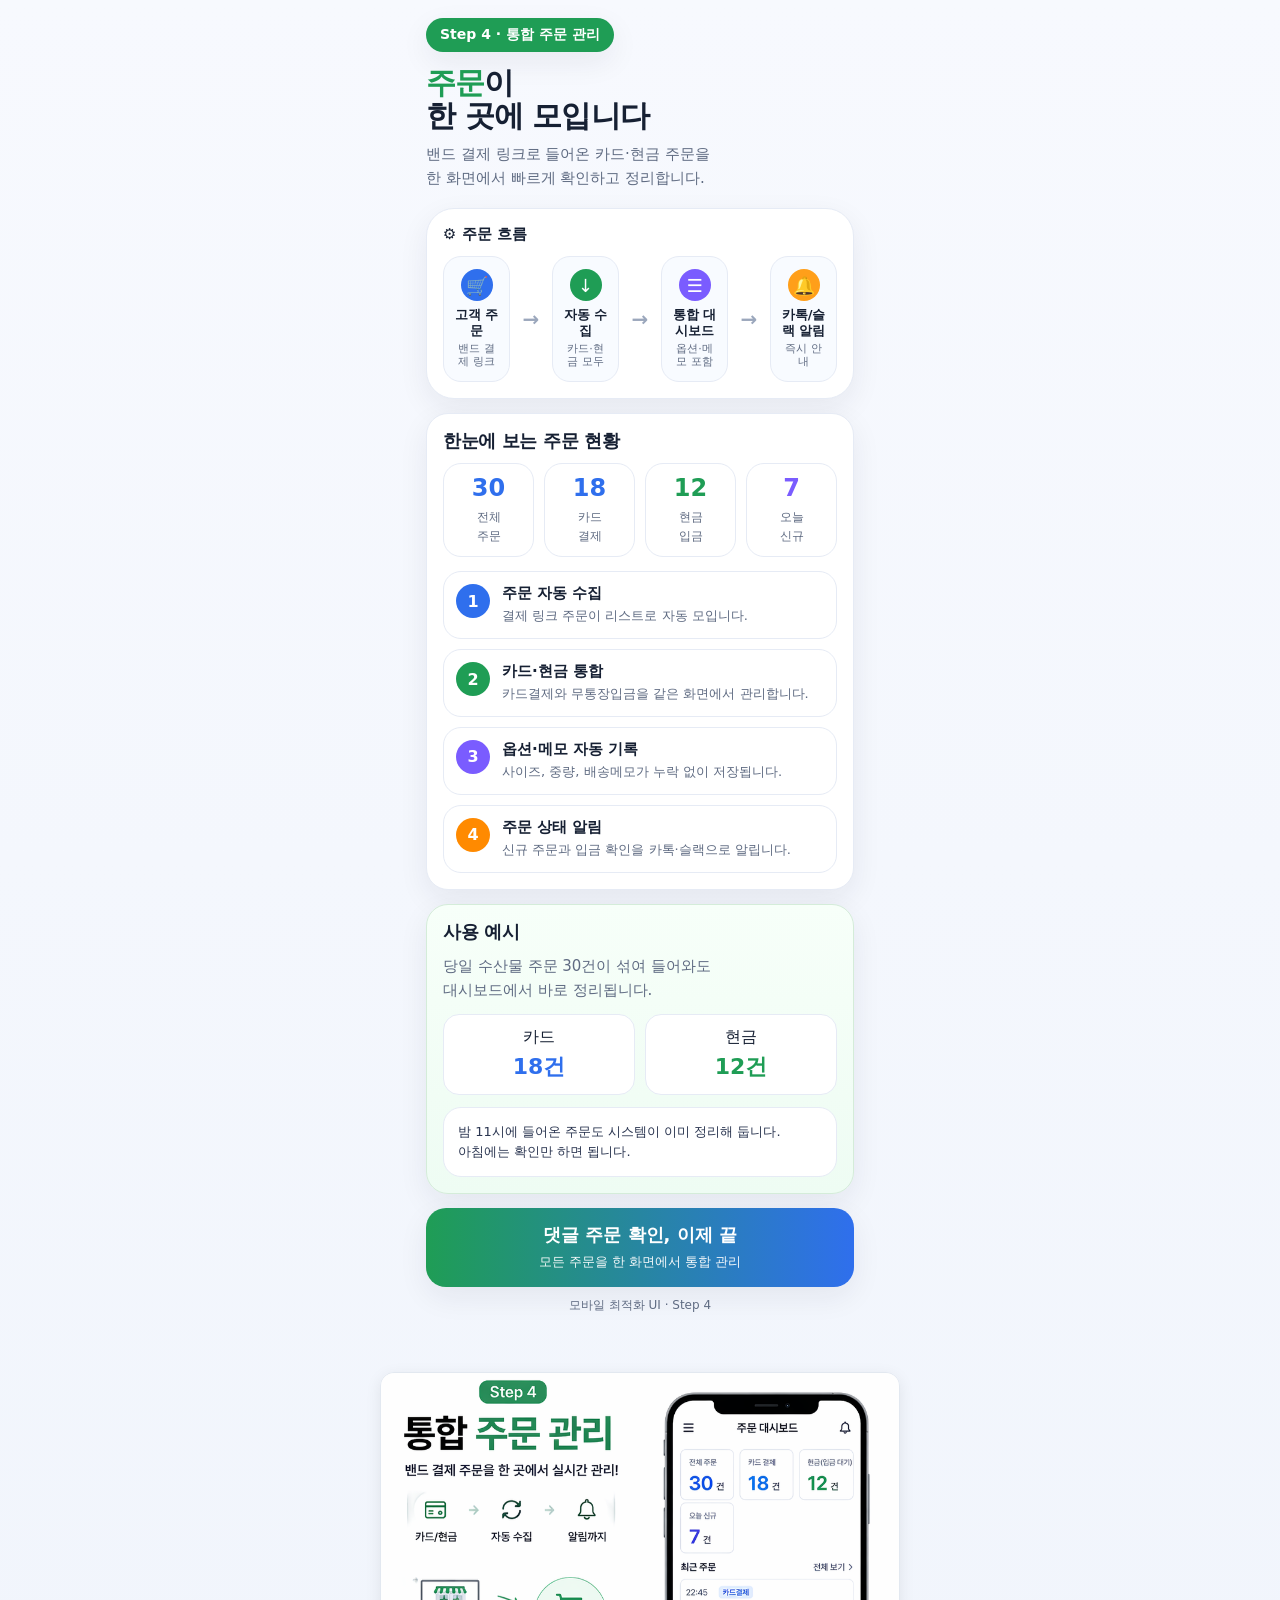
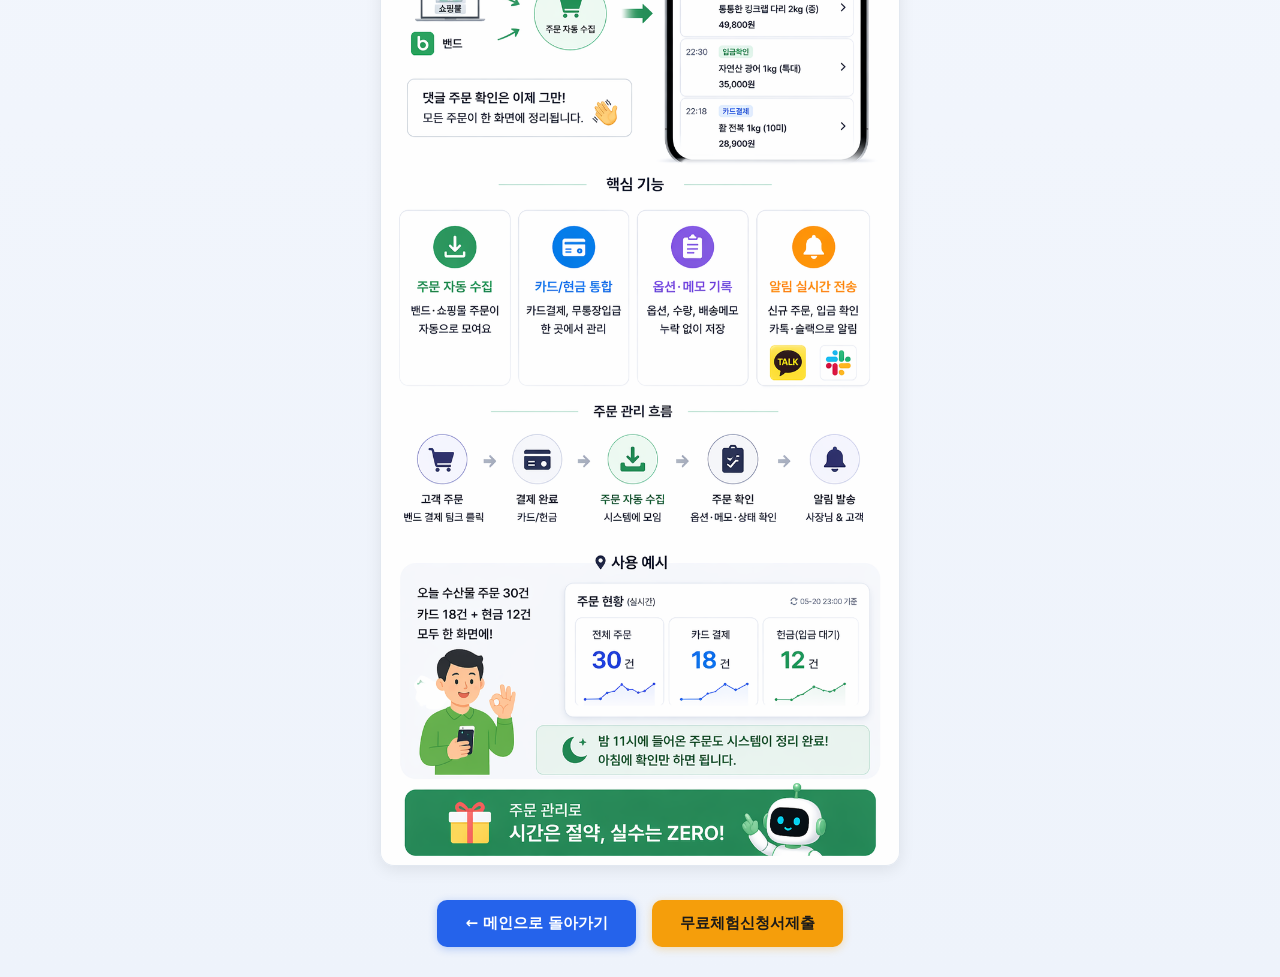
<file: step4.html>
<!DOCTYPE html>
<html lang="ko">
<head>
<meta charset="UTF-8" />
<meta name="viewport" content="width=device-width, initial-scale=1.0" />
<title>Step 4 - 통합 주문 관리</title>
<style>
  :root{
    --bg:#f6f8fc;
    --card:#ffffff;
    --line:#e6ebf5;
    --text:#162033;
    --muted:#5f6b82;
    --green:#1f9d55;
    --blue:#2f6fed;
    --purple:#7a5cff;
    --orange:#ff9f1a;
    --shadow:0 10px 30px rgba(22,32,51,.07);
    --radius:22px;
  }

  *{box-sizing:border-box}
  body{
    margin:0;
    font-family: system-ui, -apple-system, BlinkMacSystemFont, "Segoe UI", "Noto Sans KR", sans-serif;
    background:linear-gradient(180deg,#f7f9fe 0%, #eef3fb 100%);
    color:var(--text);
  }

  .wrap{
    max-width: 460px;
    margin: 0 auto;
    padding: 18px 16px 28px;
  }

  .badge{
    display:inline-flex;
    align-items:center;
    gap:8px;
    background: #1f9d55;
    color:#fff;
    font-weight:700;
    padding:8px 14px;
    border-radius:999px;
    font-size:14px;
    box-shadow: var(--shadow);
  }

  h1{
    margin:14px 0 8px;
    font-size: 30px;
    line-height:1.1;
    letter-spacing:-0.03em;
  }
  h1 .accent{ color: var(--green); }

  .sub{
    margin: 10px 0 0;
    font-size: 15px;
    line-height:1.6;
    color: var(--muted);
  }

  .hero{
    margin-top: 18px;
    background: var(--card);
    border:1px solid var(--line);
    border-radius: 28px;
    box-shadow: var(--shadow);
    padding: 16px;
  }

  .flow-title{
    font-weight:800;
    font-size:15px;
    margin:0 0 12px;
    display:flex;
    align-items:center;
    gap:8px;
  }

  .flow{
    display:grid;
    grid-template-columns: 1fr 22px 1fr 22px 1fr 22px 1fr;
    gap:10px;
    align-items:center;
  }

  .node{
    background:#f8fbff;
    border:1px solid var(--line);
    border-radius:18px;
    padding:12px 10px;
    text-align:center;
    min-height:72px;
    display:flex;
    flex-direction:column;
    justify-content:center;
  }
  .node .icon{
    width:32px;height:32px;border-radius:50%;
    display:inline-flex;align-items:center;justify-content:center;
    font-size:18px;margin:0 auto 6px;
    color:#fff;
  }
  .i1{background:var(--blue)}
  .i2{background:var(--green)}
  .i3{background:var(--purple)}
  .i4{background:var(--orange)}
  .node b{font-size:13px;line-height:1.2}
  .node span{font-size:11px;color:var(--muted);margin-top:4px;line-height:1.2}

  .arrow{
    font-size:20px;
    color:#9ba7bc;
    text-align:center;
    font-weight:700;
  }

  .panel{
    margin-top:14px;
    background: var(--card);
    border:1px solid var(--line);
    border-radius: var(--radius);
    box-shadow: var(--shadow);
    padding: 16px;
  }

  .panel h2{
    margin:0 0 12px;
    font-size:18px;
    line-height:1.2;
    letter-spacing:-0.02em;
  }

  .stats{
    display:grid;
    grid-template-columns: repeat(4,1fr);
    gap:10px;
  }

  .stat{
    border:1px solid var(--line);
    border-radius:18px;
    padding:12px 8px;
    text-align:center;
    background:#fff;
  }
  .stat strong{
    display:block;
    font-size:24px;
    line-height:1;
    margin-bottom:6px;
    color: var(--blue);
  }
  .stat:nth-child(2) strong{ color: var(--blue); }
  .stat:nth-child(3) strong{ color: var(--green); }
  .stat:nth-child(4) strong{ color: var(--purple); }
  .stat small{
    color:var(--muted);
    font-size:12px;
    line-height:1.2;
  }

  .list{
    margin-top:14px;
    display:grid;
    gap:10px;
  }

  .item{
    display:flex;
    gap:12px;
    align-items:flex-start;
    border:1px solid var(--line);
    border-radius:18px;
    padding:12px;
    background:#fff;
  }
  .bullet{
    flex:0 0 34px;
    width:34px;height:34px;border-radius:50%;
    display:flex;align-items:center;justify-content:center;
    color:#fff;font-weight:800;
  }
  .b1{background:var(--blue)}
  .b2{background:var(--green)}
  .b3{background:var(--purple)}
  .b4{background:#ff8a00}

  .item h3{
    margin:0;
    font-size:15px;
  }
  .item p{
    margin:4px 0 0;
    font-size:13px;
    color:var(--muted);
    line-height:1.45;
  }

  .usecase{
    background: linear-gradient(180deg,#f7fff9 0%, #eefcf3 100%);
    border:1px solid #d4ecd9;
  }

  .mini-grid{
    margin-top:12px;
    display:grid;
    grid-template-columns: 1fr 1fr;
    gap:10px;
  }

  .mini{
    background:#fff;
    border:1px solid var(--line);
    border-radius:16px;
    padding:12px;
    text-align:center;
  }
  .mini .big{
    font-size:22px;
    font-weight:800;
    margin-top:4px;
  }

  .mini.flowbox{
    display:flex;
    align-items:center;
    justify-content:space-between;
    gap:8px;
    text-align:left;
  }
  .mini.flowbox .left{
    display:flex;align-items:center;gap:10px;
  }
  .mini.flowbox .badge2{
    width:34px;height:34px;border-radius:10px;
    background:#edf4ff;
    color:var(--blue);
    display:flex;align-items:center;justify-content:center;
    font-weight:800;
  }
  .mini.flowbox b{
    display:block;
    font-size:13px;
  }
  .mini.flowbox span{
    display:block;
    font-size:12px;color:var(--muted);
  }

  .quote{
    margin-top:12px;
    border-radius:18px;
    padding:14px 14px;
    background:#fff;
    border:1px solid var(--line);
    font-size:13px;
    color:#2a3550;
    line-height:1.55;
  }

  .cta{
    margin-top:14px;
    border-radius:20px;
    background: linear-gradient(90deg, #1f9d55 0%, #2f6fed 100%);
    color:#fff;
    padding:16px;
    text-align:center;
    box-shadow: var(--shadow);
  }
  .cta b{
    display:block;
    font-size:18px;
    line-height:1.25;
    margin-bottom:4px;
  }
  .cta span{
    font-size:13px;
    opacity:.95;
  }

  .caption{
    margin-top:10px;
    font-size:12px;
    color:var(--muted);
    text-align:center;
  }

  @media (max-width: 420px){
    h1{font-size:28px}
    .flow{
      grid-template-columns: 1fr;
      gap:8px;
    }
    .arrow{ display:none; }
  }
</style>
</head>
<body>
  <div class="wrap">
    <div class="badge">Step 4 · 통합 주문 관리</div>

    <h1><span class="accent">주문</span>이<br>한 곳에 모입니다</h1>
    <p class="sub">
      밴드 결제 링크로 들어온 카드·현금 주문을<br>
      한 화면에서 빠르게 확인하고 정리합니다.
    </p>

    <div class="hero">
      <p class="flow-title">⚙️ 주문 흐름</p>
      <div class="flow">
        <div class="node">
          <div class="icon i1">🛒</div>
          <b>고객 주문</b>
          <span>밴드 결제 링크</span>
        </div>
        <div class="arrow">→</div>
        <div class="node">
          <div class="icon i2">↓</div>
          <b>자동 수집</b>
          <span>카드·현금 모두</span>
        </div>
        <div class="arrow">→</div>
        <div class="node">
          <div class="icon i3">☰</div>
          <b>통합 대시보드</b>
          <span>옵션·메모 포함</span>
        </div>
        <div class="arrow">→</div>
        <div class="node">
          <div class="icon i4">🔔</div>
          <b>카톡/슬랙 알림</b>
          <span>즉시 안내</span>
        </div>
      </div>
    </div>

    <div class="panel">
      <h2>한눈에 보는 주문 현황</h2>
      <div class="stats">
        <div class="stat">
          <strong>30</strong>
          <small>전체<br>주문</small>
        </div>
        <div class="stat">
          <strong>18</strong>
          <small>카드<br>결제</small>
        </div>
        <div class="stat">
          <strong>12</strong>
          <small>현금<br>입금</small>
        </div>
        <div class="stat">
          <strong>7</strong>
          <small>오늘<br>신규</small>
        </div>
      </div>

      <div class="list">
        <div class="item">
          <div class="bullet b1">1</div>
          <div>
            <h3>주문 자동 수집</h3>
            <p>결제 링크 주문이 리스트로 자동 모입니다.</p>
          </div>
        </div>

        <div class="item">
          <div class="bullet b2">2</div>
          <div>
            <h3>카드·현금 통합</h3>
            <p>카드결제와 무통장입금을 같은 화면에서 관리합니다.</p>
          </div>
        </div>

        <div class="item">
          <div class="bullet b3">3</div>
          <div>
            <h3>옵션·메모 자동 기록</h3>
            <p>사이즈, 중량, 배송메모가 누락 없이 저장됩니다.</p>
          </div>
        </div>

        <div class="item">
          <div class="bullet b4">4</div>
          <div>
            <h3>주문 상태 알림</h3>
            <p>신규 주문과 입금 확인을 카톡·슬랙으로 알립니다.</p>
          </div>
        </div>
      </div>
    </div>

    <div class="panel usecase">
      <h2>사용 예시</h2>
      <p class="sub" style="margin-top:0;">
        당일 수산물 주문 30건이 섞여 들어와도<br>
        대시보드에서 바로 정리됩니다.
      </p>

      <div class="mini-grid">
        <div class="mini">
          <div>카드</div>
          <div class="big" style="color:var(--blue);">18건</div>
        </div>
        <div class="mini">
          <div>현금</div>
          <div class="big" style="color:var(--green);">12건</div>
        </div>
      </div>

      <div class="quote">
        밤 11시에 들어온 주문도 시스템이 이미 정리해 둡니다.<br>
        아침에는 확인만 하면 됩니다.
      </div>
    </div>

    <div class="cta">
      <b>댓글 주문 확인, 이제 끝</b>
      <span>모든 주문을 한 화면에서 통합 관리</span>
    </div>

    <div class="caption">모바일 최적화 UI · Step 4</div>
  </div>

<div style="text-align:center; padding:30px 24px 10px;">
  <img src="./images/4-2.png" alt="통합 주문 관리 - 기능 상세" loading="lazy" style="width:100%; max-width:520px; border-radius:14px; border:1px solid #E2E8F0; box-shadow:0 4px 16px rgba(0,0,0,0.08);">
</div>

<div style="text-align:center; padding:20px 0 30px;">
  <a href="index.html" style="display:inline-flex; align-items:center; gap:8px; padding:14px 28px; background:#2563EB; color:#fff; border-radius:10px; font-size:15px; font-weight:600; text-decoration:none; box-shadow:0 2px 8px rgba(37,99,235,0.3); transition:all 0.2s;">← 메인으로 돌아가기</a>
  <a href="javascript:void(0)" onclick="openTrialPopup && openTrialPopup()" style="display:inline-flex; align-items:center; gap:8px; padding:14px 28px; margin-left:10px; background:#F59E0B; color:#1a1a1a; border-radius:10px; font-size:15px; font-weight:600; text-decoration:none; box-shadow:0 2px 8px rgba(245,158,11,0.3);">무료체험신청서제출</a>
</div>
</body>
</html>
</file>
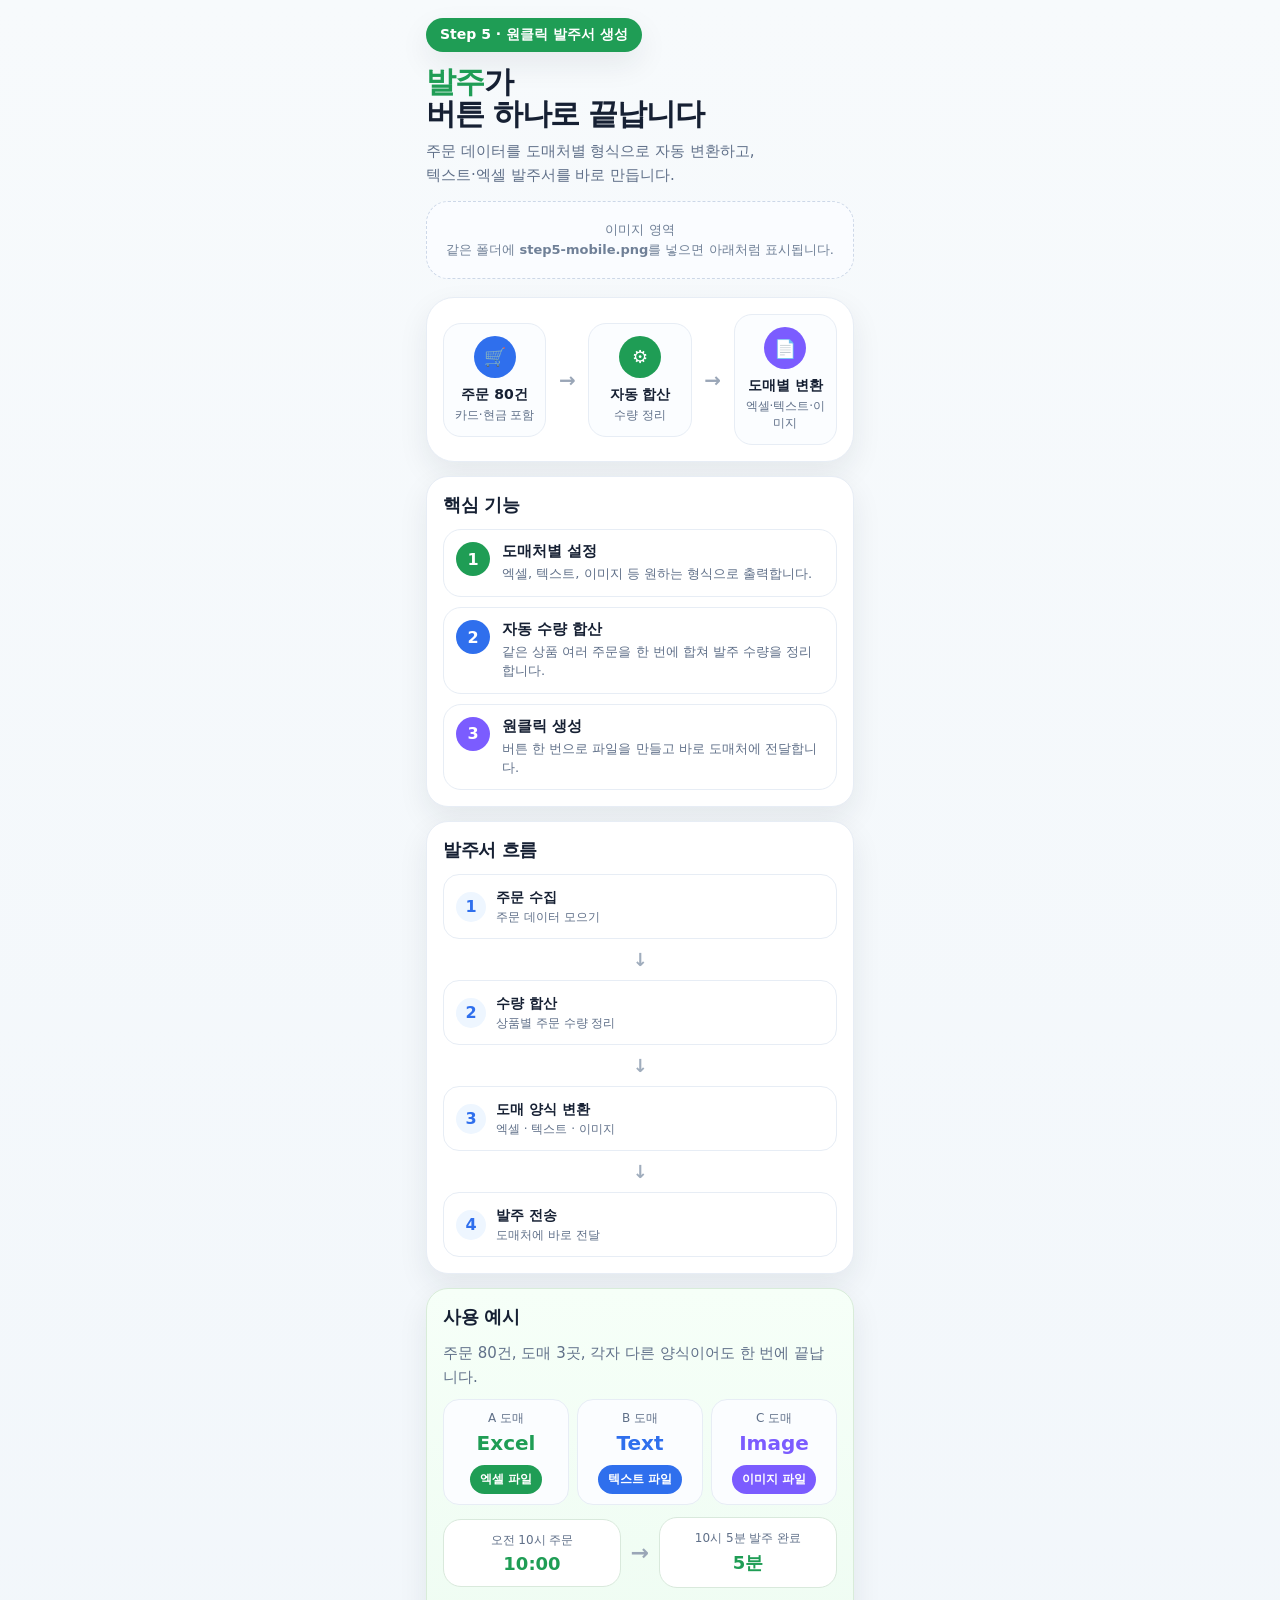
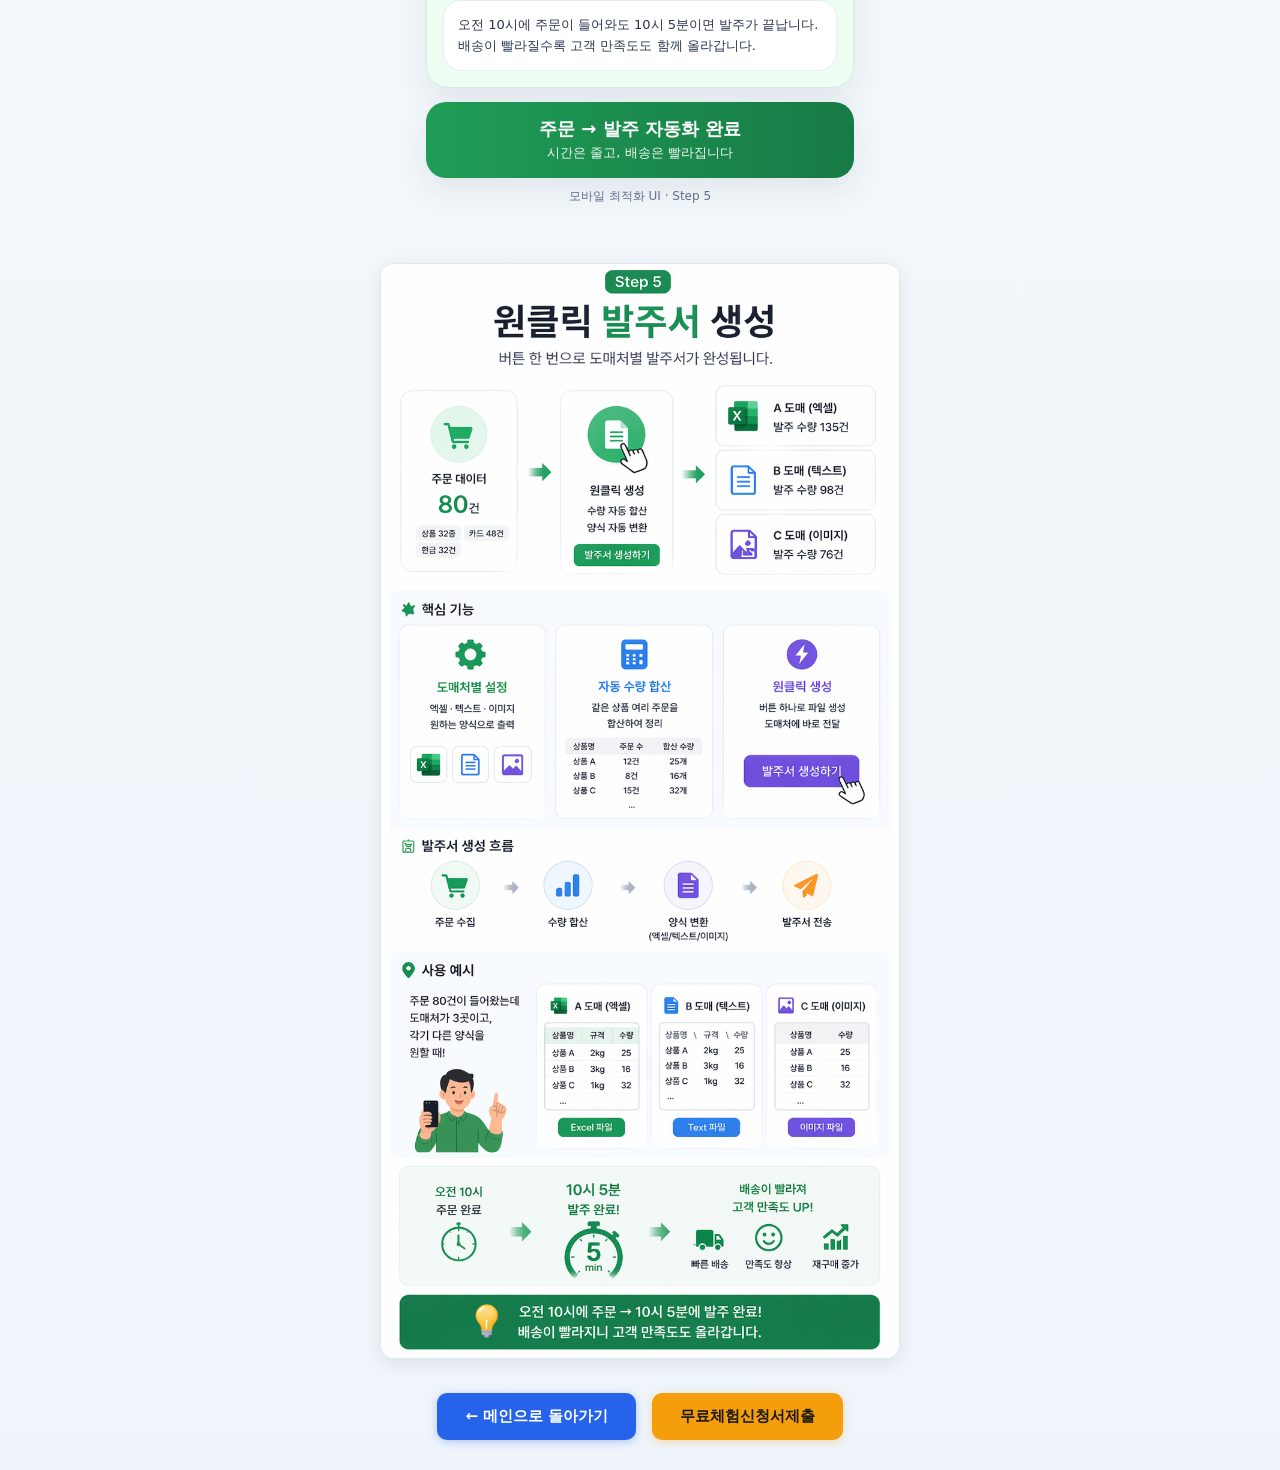
<file: step5.html>
<!DOCTYPE html>
<html lang="ko">
<head>
<meta charset="UTF-8" />
<meta name="viewport" content="width=device-width, initial-scale=1.0" />
<title>Step 5 - 원클릭 발주서 생성</title>
<style>
  :root{
    --bg:#f5f8fb;
    --card:#ffffff;
    --line:#e7edf5;
    --text:#162033;
    --muted:#607089;
    --green:#1f9d55;
    --blue:#2f6fed;
    --purple:#7b5cff;
    --orange:#ff9f1a;
    --shadow:0 12px 30px rgba(22,32,51,.08);
    --radius:22px;
  }
  *{box-sizing:border-box}
  body{
    margin:0;
    background:linear-gradient(180deg,#f7fafc 0%,#eef4fa 100%);
    color:var(--text);
    font-family:system-ui,-apple-system,BlinkMacSystemFont,"Segoe UI","Noto Sans KR",sans-serif;
  }
  .wrap{
    max-width:460px;
    margin:0 auto;
    padding:18px 16px 28px;
  }
  .badge{
    display:inline-flex;
    align-items:center;
    gap:8px;
    padding:8px 14px;
    border-radius:999px;
    background:var(--green);
    color:#fff;
    font-weight:800;
    font-size:14px;
    box-shadow:var(--shadow);
  }
  h1{
    margin:14px 0 8px;
    font-size:30px;
    line-height:1.08;
    letter-spacing:-0.04em;
  }
  h1 .accent{color:var(--green)}
  .sub{
    margin:0;
    font-size:15px;
    line-height:1.6;
    color:var(--muted);
  }

  .hero{
    margin-top:18px;
    background:var(--card);
    border:1px solid var(--line);
    border-radius:28px;
    box-shadow:var(--shadow);
    padding:16px;
  }

  .topflow{
    display:grid;
    grid-template-columns:1fr 22px 1fr 22px 1fr;
    gap:10px;
    align-items:center;
  }
  .flowbox{
    border:1px solid var(--line);
    background:#fbfdff;
    border-radius:18px;
    padding:12px 10px;
    text-align:center;
    min-height:96px;
    display:flex;
    flex-direction:column;
    justify-content:center;
  }
  .flowbox .icon{
    width:42px;height:42px;
    border-radius:50%;
    margin:0 auto 8px;
    display:flex;
    align-items:center;
    justify-content:center;
    color:#fff;
    font-weight:900;
    font-size:18px;
  }
  .i1{background:var(--blue)}
  .i2{background:var(--green)}
  .i3{background:var(--purple)}
  .flowbox b{font-size:14px;line-height:1.15}
  .flowbox span{font-size:12px;color:var(--muted);margin-top:5px}
  .arrow{
    text-align:center;
    color:#9aa6b7;
    font-size:20px;
    font-weight:900;
  }

  .panel{
    margin-top:14px;
    background:var(--card);
    border:1px solid var(--line);
    border-radius:var(--radius);
    box-shadow:var(--shadow);
    padding:16px;
  }
  .panel h2{
    margin:0 0 12px;
    font-size:18px;
    letter-spacing:-0.02em;
  }

  .vendor-grid{
    display:grid;
    grid-template-columns:1fr;
    gap:10px;
  }
  .vendor{
    border:1px solid var(--line);
    border-radius:18px;
    padding:12px;
    display:flex;
    justify-content:space-between;
    align-items:center;
    gap:10px;
    background:#fff;
  }
  .vendor .left{
    display:flex;
    align-items:center;
    gap:10px;
    min-width:0;
  }
  .fileicon{
    width:42px;height:42px;
    border-radius:12px;
    display:flex;
    align-items:center;
    justify-content:center;
    color:#fff;
    font-weight:900;
    font-size:18px;
    flex:0 0 auto;
  }
  .x{background:#1f9d55}
  .t{background:#2f6fed}
  .img{background:#7b5cff}
  .vendor b{
    display:block;
    font-size:14px;
    line-height:1.2;
  }
  .vendor small{
    display:block;
    color:var(--muted);
    font-size:12px;
    margin-top:4px;
  }
  .tag{
    flex:0 0 auto;
    padding:8px 10px;
    border-radius:12px;
    font-size:12px;
    font-weight:800;
    background:#f2f6ff;
    color:var(--blue);
    border:1px solid #dbe6ff;
  }

  .feature-list{
    display:grid;
    gap:10px;
  }
  .feature{
    border:1px solid var(--line);
    background:#fff;
    border-radius:18px;
    padding:12px;
    display:flex;
    gap:12px;
    align-items:flex-start;
  }
  .dot{
    width:34px;height:34px;border-radius:50%;
    display:flex;align-items:center;justify-content:center;
    color:#fff;
    font-weight:900;
    flex:0 0 auto;
  }
  .d1{background:var(--green)}
  .d2{background:var(--blue)}
  .d3{background:var(--purple)}
  .feature h3{
    margin:0;
    font-size:15px;
  }
  .feature p{
    margin:4px 0 0;
    font-size:13px;
    color:var(--muted);
    line-height:1.45;
  }

  .flowline{
    display:grid;
    grid-template-columns:1fr;
    gap:10px;
    margin-top:8px;
  }
  .stepchip{
    border:1px solid var(--line);
    background:#fff;
    border-radius:16px;
    padding:12px;
    display:flex;
    align-items:center;
    gap:10px;
  }
  .stepchip .mini{
    width:30px;height:30px;border-radius:50%;
    display:flex;align-items:center;justify-content:center;
    background:#eef6ff;color:var(--blue);font-weight:900;
    flex:0 0 auto;
  }
  .stepchip b{font-size:14px}
  .stepchip span{display:block;font-size:12px;color:var(--muted);margin-top:2px}
  .center{
    text-align:center;
    color:#a0adbd;
    font-size:18px;
    font-weight:900;
  }

  .example{
    display:grid;
    grid-template-columns:1fr 1fr 1fr;
    gap:8px;
    margin-top:10px;
  }
  .miniCard{
    border:1px solid var(--line);
    background:#fbfdff;
    border-radius:16px;
    padding:10px;
    text-align:center;
  }
  .miniCard .head{
    font-size:12px;
    color:var(--muted);
    margin-bottom:4px;
  }
  .miniCard .num{
    font-size:20px;
    font-weight:900;
    margin-bottom:4px;
  }
  .miniCard .file{
    display:inline-block;
    margin-top:6px;
    padding:6px 10px;
    border-radius:999px;
    font-size:12px;
    font-weight:800;
    color:#fff;
  }
  .file-excel{background:#1f9d55}
  .file-text{background:#2f6fed}
  .file-image{background:#7b5cff}

  .usecase{
    background:linear-gradient(180deg,#f6fff8 0%,#eefcf2 100%);
    border:1px solid #d8ecd9;
  }

  .times{
    display:grid;
    grid-template-columns:1fr 22px 1fr;
    align-items:center;
    gap:8px;
    margin-top:12px;
  }
  .tbox{
    border:1px solid #d9e9dc;
    background:#fff;
    border-radius:18px;
    padding:12px;
    text-align:center;
  }
  .tbox small{display:block;color:var(--muted);font-size:12px}
  .tbox strong{display:block;font-size:18px;margin-top:4px;color:var(--green)}
  .quote{
    margin-top:12px;
    background:#fff;
    border:1px solid var(--line);
    border-radius:18px;
    padding:14px;
    font-size:13px;
    line-height:1.55;
    color:#2a3550;
  }

  .cta{
    margin-top:14px;
    border-radius:20px;
    background:linear-gradient(90deg,#1f9d55 0%,#177a45 100%);
    color:#fff;
    padding:16px;
    text-align:center;
    box-shadow:var(--shadow);
  }
  .cta b{
    display:block;
    font-size:18px;
    line-height:1.25;
  }
  .cta span{
    display:block;
    margin-top:4px;
    font-size:13px;
    opacity:.95;
  }

  .caption{
    margin-top:10px;
    text-align:center;
    color:var(--muted);
    font-size:12px;
  }

  /* Optional image slot */
  .image-slot{
    margin-top:14px;
    border:1px dashed #cdd8e8;
    border-radius:22px;
    background:#fafcff;
    overflow:hidden;
  }
  .image-slot img{
    display:block;
    width:100%;
    height:auto;
  }
  .image-slot .ph{
    padding:18px;
    text-align:center;
    color:#708097;
    font-size:13px;
    line-height:1.55;
  }

  @media (max-width:420px){
    h1{font-size:28px}
    .topflow{grid-template-columns:1fr; gap:8px}
    .arrow{display:none}
    .times{grid-template-columns:1fr}
    .example{grid-template-columns:1fr}
  }
</style>
</head>
<body>
  <div class="wrap">
    <div class="badge">Step 5 · 원클릭 발주서 생성</div>

    <h1><span class="accent">발주</span>가<br>버튼 하나로 끝납니다</h1>
    <p class="sub">
      주문 데이터를 도매처별 형식으로 자동 변환하고,<br>
      텍스트·엑셀 발주서를 바로 만듭니다.
    </p>

    <div class="image-slot">
      <div class="ph">
        이미지 영역<br>
        같은 폴더에 <b>step5-mobile.png</b>를 넣으면 아래처럼 표시됩니다.
      </div>
      <!-- 실제 이미지가 있으면 아래 줄을 활성화하세요.
      <img src="step5-mobile.png" alt="Step 5 원클릭 발주서 생성">
      -->
    </div>

    <div class="hero">
      <div class="topflow">
        <div class="flowbox">
          <div class="icon i1">🛒</div>
          <b>주문 80건</b>
          <span>카드·현금 포함</span>
        </div>
        <div class="arrow">→</div>
        <div class="flowbox">
          <div class="icon i2">⚙️</div>
          <b>자동 합산</b>
          <span>수량 정리</span>
        </div>
        <div class="arrow">→</div>
        <div class="flowbox">
          <div class="icon i3">📄</div>
          <b>도매별 변환</b>
          <span>엑셀·텍스트·이미지</span>
        </div>
      </div>
    </div>

    <div class="panel">
      <h2>핵심 기능</h2>
      <div class="feature-list">
        <div class="feature">
          <div class="dot d1">1</div>
          <div>
            <h3>도매처별 설정</h3>
            <p>엑셀, 텍스트, 이미지 등 원하는 형식으로 출력합니다.</p>
          </div>
        </div>
        <div class="feature">
          <div class="dot d2">2</div>
          <div>
            <h3>자동 수량 합산</h3>
            <p>같은 상품 여러 주문을 한 번에 합쳐 발주 수량을 정리합니다.</p>
          </div>
        </div>
        <div class="feature">
          <div class="dot d3">3</div>
          <div>
            <h3>원클릭 생성</h3>
            <p>버튼 한 번으로 파일을 만들고 바로 도매처에 전달합니다.</p>
          </div>
        </div>
      </div>
    </div>

    <div class="panel">
      <h2>발주서 흐름</h2>
      <div class="flowline">
        <div class="stepchip">
          <div class="mini">1</div>
          <div><b>주문 수집</b><span>주문 데이터 모으기</span></div>
        </div>
        <div class="center">↓</div>
        <div class="stepchip">
          <div class="mini">2</div>
          <div><b>수량 합산</b><span>상품별 주문 수량 정리</span></div>
        </div>
        <div class="center">↓</div>
        <div class="stepchip">
          <div class="mini">3</div>
          <div><b>도매 양식 변환</b><span>엑셀 · 텍스트 · 이미지</span></div>
        </div>
        <div class="center">↓</div>
        <div class="stepchip">
          <div class="mini">4</div>
          <div><b>발주 전송</b><span>도매처에 바로 전달</span></div>
        </div>
      </div>
    </div>

    <div class="panel usecase">
      <h2>사용 예시</h2>
      <p class="sub" style="margin-top:0;">
        주문 80건, 도매 3곳, 각자 다른 양식이어도 한 번에 끝납니다.
      </p>

      <div class="example">
        <div class="miniCard">
          <div class="head">A 도매</div>
          <div class="num" style="color:var(--green)">Excel</div>
          <div class="file file-excel">엑셀 파일</div>
        </div>
        <div class="miniCard">
          <div class="head">B 도매</div>
          <div class="num" style="color:var(--blue)">Text</div>
          <div class="file file-text">텍스트 파일</div>
        </div>
        <div class="miniCard">
          <div class="head">C 도매</div>
          <div class="num" style="color:var(--purple)">Image</div>
          <div class="file file-image">이미지 파일</div>
        </div>
      </div>

      <div class="times">
        <div class="tbox">
          <small>오전 10시 주문</small>
          <strong>10:00</strong>
        </div>
        <div style="text-align:center;color:#9aa6b7;font-size:22px;font-weight:900;">→</div>
        <div class="tbox">
          <small>10시 5분 발주 완료</small>
          <strong>5분</strong>
        </div>
      </div>

      <div class="quote">
        오전 10시에 주문이 들어와도 10시 5분이면 발주가 끝납니다.<br>
        배송이 빨라질수록 고객 만족도도 함께 올라갑니다.
      </div>
    </div>

    <div class="cta">
      <b>주문 → 발주 자동화 완료</b>
      <span>시간은 줄고, 배송은 빨라집니다</span>
    </div>

    <div class="caption">모바일 최적화 UI · Step 5</div>
  </div>

<div style="text-align:center; padding:30px 24px 10px;">
  <img src="./images/5-2.png" alt="원클릭 발주 - 기능 상세" loading="lazy" style="width:100%; max-width:520px; border-radius:14px; border:1px solid #E2E8F0; box-shadow:0 4px 16px rgba(0,0,0,0.08);">
</div>

<div style="text-align:center; padding:20px 0 30px;">
  <a href="index.html" style="display:inline-flex; align-items:center; gap:8px; padding:14px 28px; background:#2563EB; color:#fff; border-radius:10px; font-size:15px; font-weight:600; text-decoration:none; box-shadow:0 2px 8px rgba(37,99,235,0.3); transition:all 0.2s;">← 메인으로 돌아가기</a>
  <a href="javascript:void(0)" onclick="openTrialPopup && openTrialPopup()" style="display:inline-flex; align-items:center; gap:8px; padding:14px 28px; margin-left:10px; background:#F59E0B; color:#1a1a1a; border-radius:10px; font-size:15px; font-weight:600; text-decoration:none; box-shadow:0 2px 8px rgba(245,158,11,0.3);">무료체험신청서제출</a>
</div>
</body>
</html>
</file>
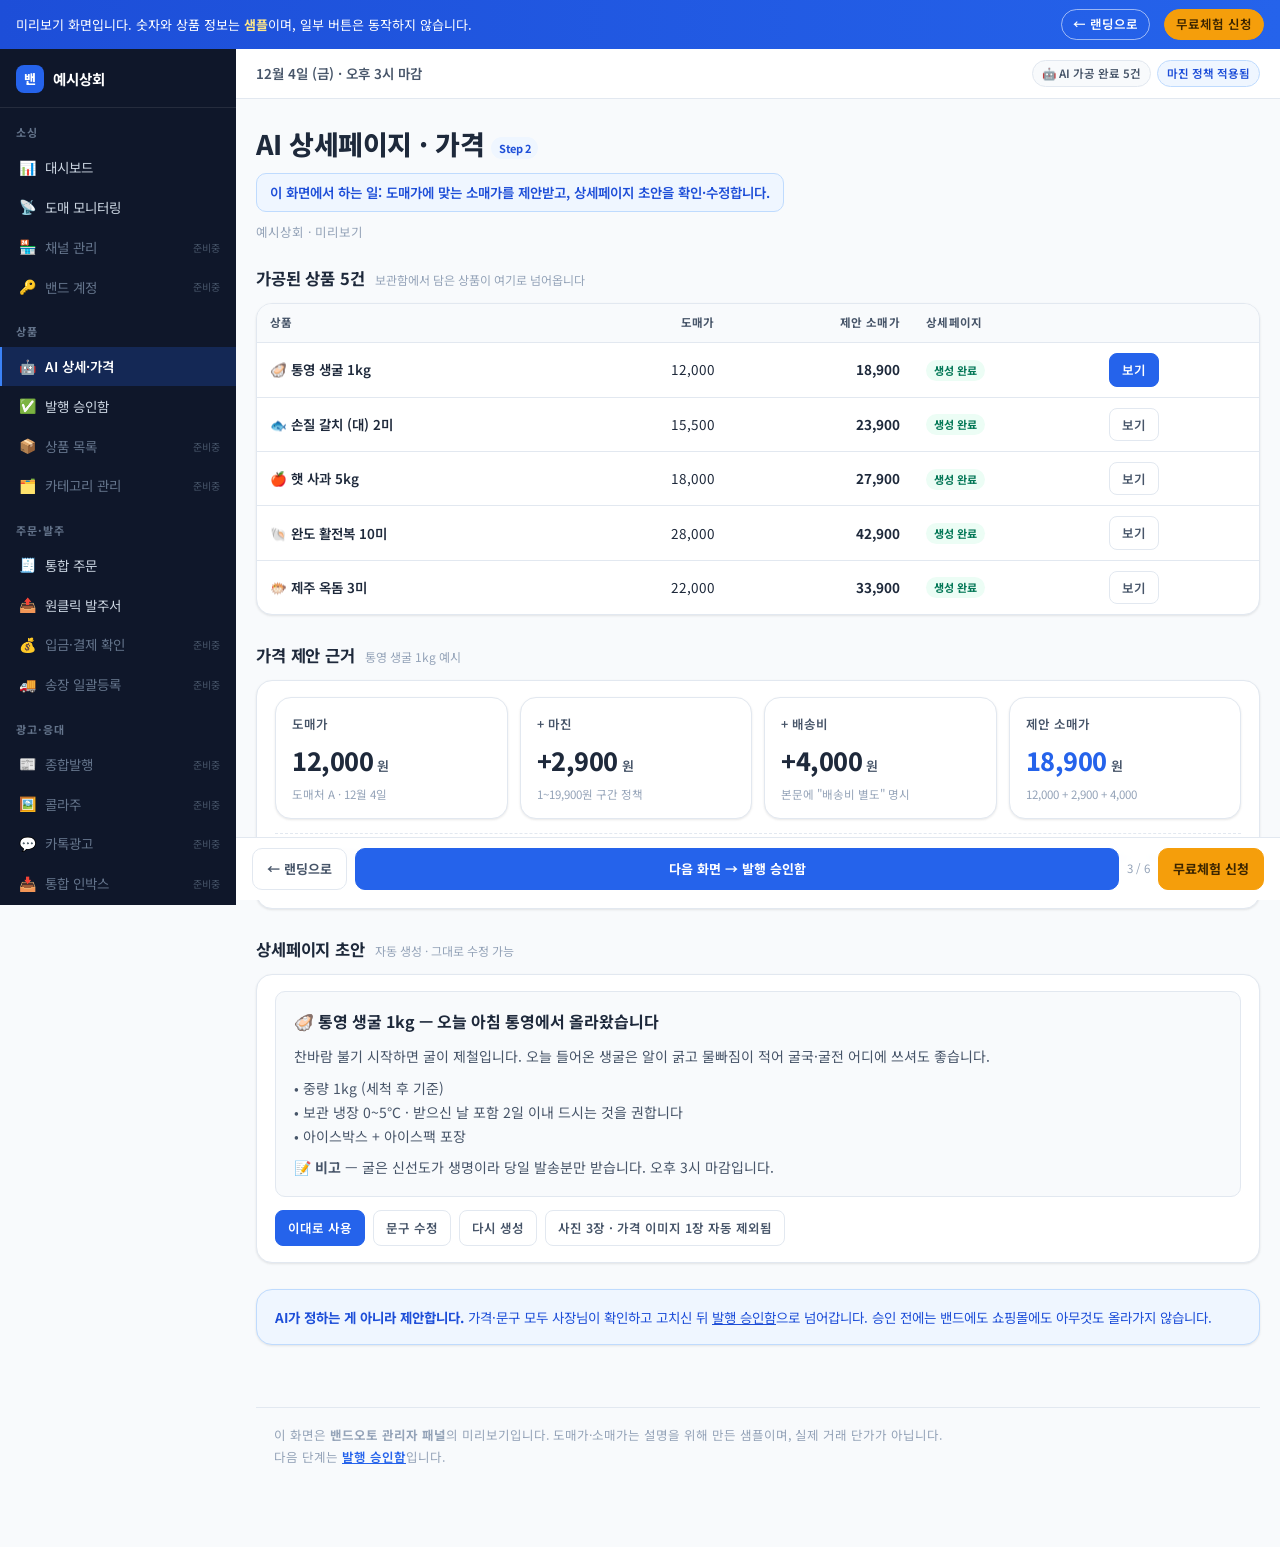
<file: demo/manager-ai.html>
<!doctype html>
<html lang="ko">
<head>
<meta charset="utf-8">
<meta name="viewport" content="width=device-width, initial-scale=1">
<title>AI 상세페이지 · 가격 제안 — 밴드오토 관리자 화면 미리보기</title>
<meta name="description" content="도매가를 분석해 소매가를 제안하고 근거를 함께 보여줍니다. 상세페이지 초안도 자동 생성되며 사장님이 바로 고치실 수 있습니다. 가입 없이 열리는 미리보기입니다.">
<link rel="canonical" href="https://band.hublink.im/demo/manager-ai.html">
<meta name="robots" content="index, follow">
<meta property="og:title" content="AI 상세페이지 · 가격 제안 — 밴드오토 관리자 화면 미리보기">
<meta property="og:description" content="도매가 → 제안 소매가와 그 근거. 샘플 데이터로 채운 실제 화면입니다.">
<link rel="icon" href="/favicon.ico" sizes="any">
<link rel="icon" type="image/png" href="/icon.png">
<link rel="apple-touch-icon" href="/apple-touch-icon.png">
<link rel="preconnect" href="https://fonts.googleapis.com">
<link rel="preconnect" href="https://fonts.gstatic.com" crossorigin>
<link href="https://fonts.googleapis.com/css2?family=Noto+Sans+KR:wght@400;500;600;700;800&display=swap" rel="stylesheet">
<link rel="stylesheet" href="demo.css">
</head>
<body data-screen="manager-ai.html">

<div class="demobar">
  <span class="msg">미리보기 화면입니다. 숫자와 상품 정보는 <b>샘플</b>이며, 일부 버튼은 동작하지 않습니다.</span>
  <a href="../index.html">← 랜딩으로</a>
  <a href="../sales.html#apply" class="cta">무료체험 신청</a>
</div>

<div class="shell">
  <aside class="side"></aside>
  <div class="main">
    <header class="topbar">
      <span class="date"><span data-demo-date>8월 21일 (금)</span> · 오후 3시 마감</span>
      <div class="right">
        <span class="chip">🤖 AI 가공 완료 5건</span>
        <span class="chip mode">마진 정책 적용됨</span>
      </div>
    </header>

    <div class="page">
      <div class="page-head">
        <h1>AI 상세페이지 · 가격 <span class="tag wait" style="vertical-align:middle">Step 2</span></h1>
        <p class="does">이 화면에서 하는 일: 도매가에 맞는 소매가를 제안받고, 상세페이지 초안을 확인·수정합니다.</p>
        <span class="scope">예시상회 · 미리보기</span>
      </div>

      <section class="blk">
        <div class="sec-head"><h2>가공된 상품 5건</h2><span>보관함에서 담은 상품이 여기로 넘어옵니다</span></div>
        <div class="scroller">
          <table>
            <thead>
              <tr><th>상품</th><th class="n">도매가</th><th class="n">제안 소매가</th><th>상세페이지</th><th></th></tr>
            </thead>
            <tbody>
              <tr><td class="name">🦪 통영 생굴 1kg</td><td class="n">12,000</td><td class="n"><strong>18,900</strong></td><td><span class="tag on">생성 완료</span></td><td><span class="btn pri">보기</span></td></tr>
              <tr><td class="name">🐟 손질 갈치 (대) 2미</td><td class="n">15,500</td><td class="n"><strong>23,900</strong></td><td><span class="tag on">생성 완료</span></td><td><span class="btn">보기</span></td></tr>
              <tr><td class="name">🍎 햇 사과 5kg</td><td class="n">18,000</td><td class="n"><strong>27,900</strong></td><td><span class="tag on">생성 완료</span></td><td><span class="btn">보기</span></td></tr>
              <tr><td class="name">🐚 완도 활전복 10미</td><td class="n">28,000</td><td class="n"><strong>42,900</strong></td><td><span class="tag on">생성 완료</span></td><td><span class="btn">보기</span></td></tr>
              <tr><td class="name">🐡 제주 옥돔 3미</td><td class="n">22,000</td><td class="n"><strong>33,900</strong></td><td><span class="tag on">생성 완료</span></td><td><span class="btn">보기</span></td></tr>
            </tbody>
          </table>
        </div>
      </section>

      <section class="blk">
        <div class="sec-head"><h2>가격 제안 근거</h2><span>통영 생굴 1kg 예시</span></div>
        <div class="card">
          <div class="stats" style="margin-bottom:14px">
            <div class="stat"><div class="lbl">도매가</div><div class="row"><span class="v">12,000</span><span class="u">원</span></div><div class="note">도매처 A · <span data-demo-date-short>8월 21일</span></div></div>
            <div class="stat"><div class="lbl">+ 마진</div><div class="row"><span class="v">+2,900</span><span class="u">원</span></div><div class="note">1~19,900원 구간 정책</div></div>
            <div class="stat"><div class="lbl">+ 배송비</div><div class="row"><span class="v">+4,000</span><span class="u">원</span></div><div class="note">본문에 "배송비 별도" 명시</div></div>
            <div class="stat"><div class="lbl">제안 소매가</div><div class="row"><span class="v accent">18,900</span><span class="u">원</span></div><div class="note">12,000 + 2,900 + 4,000</div></div>
          </div>
          <p style="font-size:13.5px; color:var(--text-secondary); margin:0; padding-top:12px; border-top:1px dashed var(--border)">
            <strong style="color:var(--text)">왜 18,900원인가</strong> — 사장님이 정하신 도매방별 마진 정책에서
            도매가 12,000원은 <strong>1~19,900원 구간</strong>에 해당해 2,900원이 붙었습니다. 도매 원본 글에
            "배송비 별도"가 적혀 있어 배송비 4,000원을 더해 18,900원이 됐습니다.
            <strong>제안일 뿐이라 사장님이 그 자리에서 고치실 수 있습니다.</strong>
          </p>
        </div>
      </section>

      <section class="blk">
        <div class="sec-head"><h2>상세페이지 초안</h2><span>자동 생성 · 그대로 수정 가능</span></div>
        <div class="card">
          <div style="border:1px solid var(--border); border-radius:10px; padding:16px 18px; background:var(--bg-alt)">
            <p style="margin:0 0 10px; font-weight:700; font-size:16px">🦪 통영 생굴 1kg — 오늘 아침 통영에서 올라왔습니다</p>
            <p style="margin:0 0 8px; font-size:14px; color:var(--text-secondary)">
              찬바람 불기 시작하면 굴이 제철입니다. 오늘 들어온 생굴은 알이 굵고 물빠짐이 적어
              굴국·굴전 어디에 쓰셔도 좋습니다.
            </p>
            <p style="margin:0 0 8px; font-size:14px; color:var(--text-secondary)">
              • 중량 1kg (세척 후 기준)<br>
              • 보관 냉장 0~5℃ · 받으신 날 포함 2일 이내 드시는 것을 권합니다<br>
              • 아이스박스 + 아이스팩 포장
            </p>
            <p style="margin:0; font-size:14px; color:var(--text-secondary)">
              📝 <strong>비고</strong> — 굴은 신선도가 생명이라 당일 발송분만 받습니다. 오후 3시 마감입니다.
            </p>
          </div>
          <div style="display:flex; gap:8px; flex-wrap:wrap; margin-top:13px">
            <span class="btn pri">이대로 사용</span>
            <span class="btn">문구 수정</span>
            <span class="btn">다시 생성</span>
            <span class="btn gho">사진 3장 · 가격 이미지 1장 자동 제외됨</span>
          </div>
        </div>
      </section>

      <section class="blk">
        <div class="card" style="background:#EFF6FF; border-color:#BFDBFE">
          <p style="margin:0; font-size:13.5px; color:var(--primary-dark)">
            <strong>AI가 정하는 게 아니라 제안합니다.</strong> 가격·문구 모두 사장님이 확인하고 고치신 뒤
            <a href="manager-approve.html" style="color:var(--primary-dark); text-decoration:underline">발행 승인함</a>으로 넘어갑니다.
            승인 전에는 밴드에도 쇼핑몰에도 아무것도 올라가지 않습니다.
          </p>
        </div>
      </section>
    </div>

    <div class="foot">
      이 화면은 <b>밴드오토 관리자 패널</b>의 미리보기입니다. 도매가·소매가는 설명을 위해 만든 샘플이며,
      실제 거래 단가가 아닙니다.<br>
      다음 단계는 <a href="manager-approve.html">발행 승인함</a>입니다.
    </div>
  </div>
</div>

<script src="demo-data.js"></script>
<script src="demo-nav.js"></script>
</body>
</html>
</file>
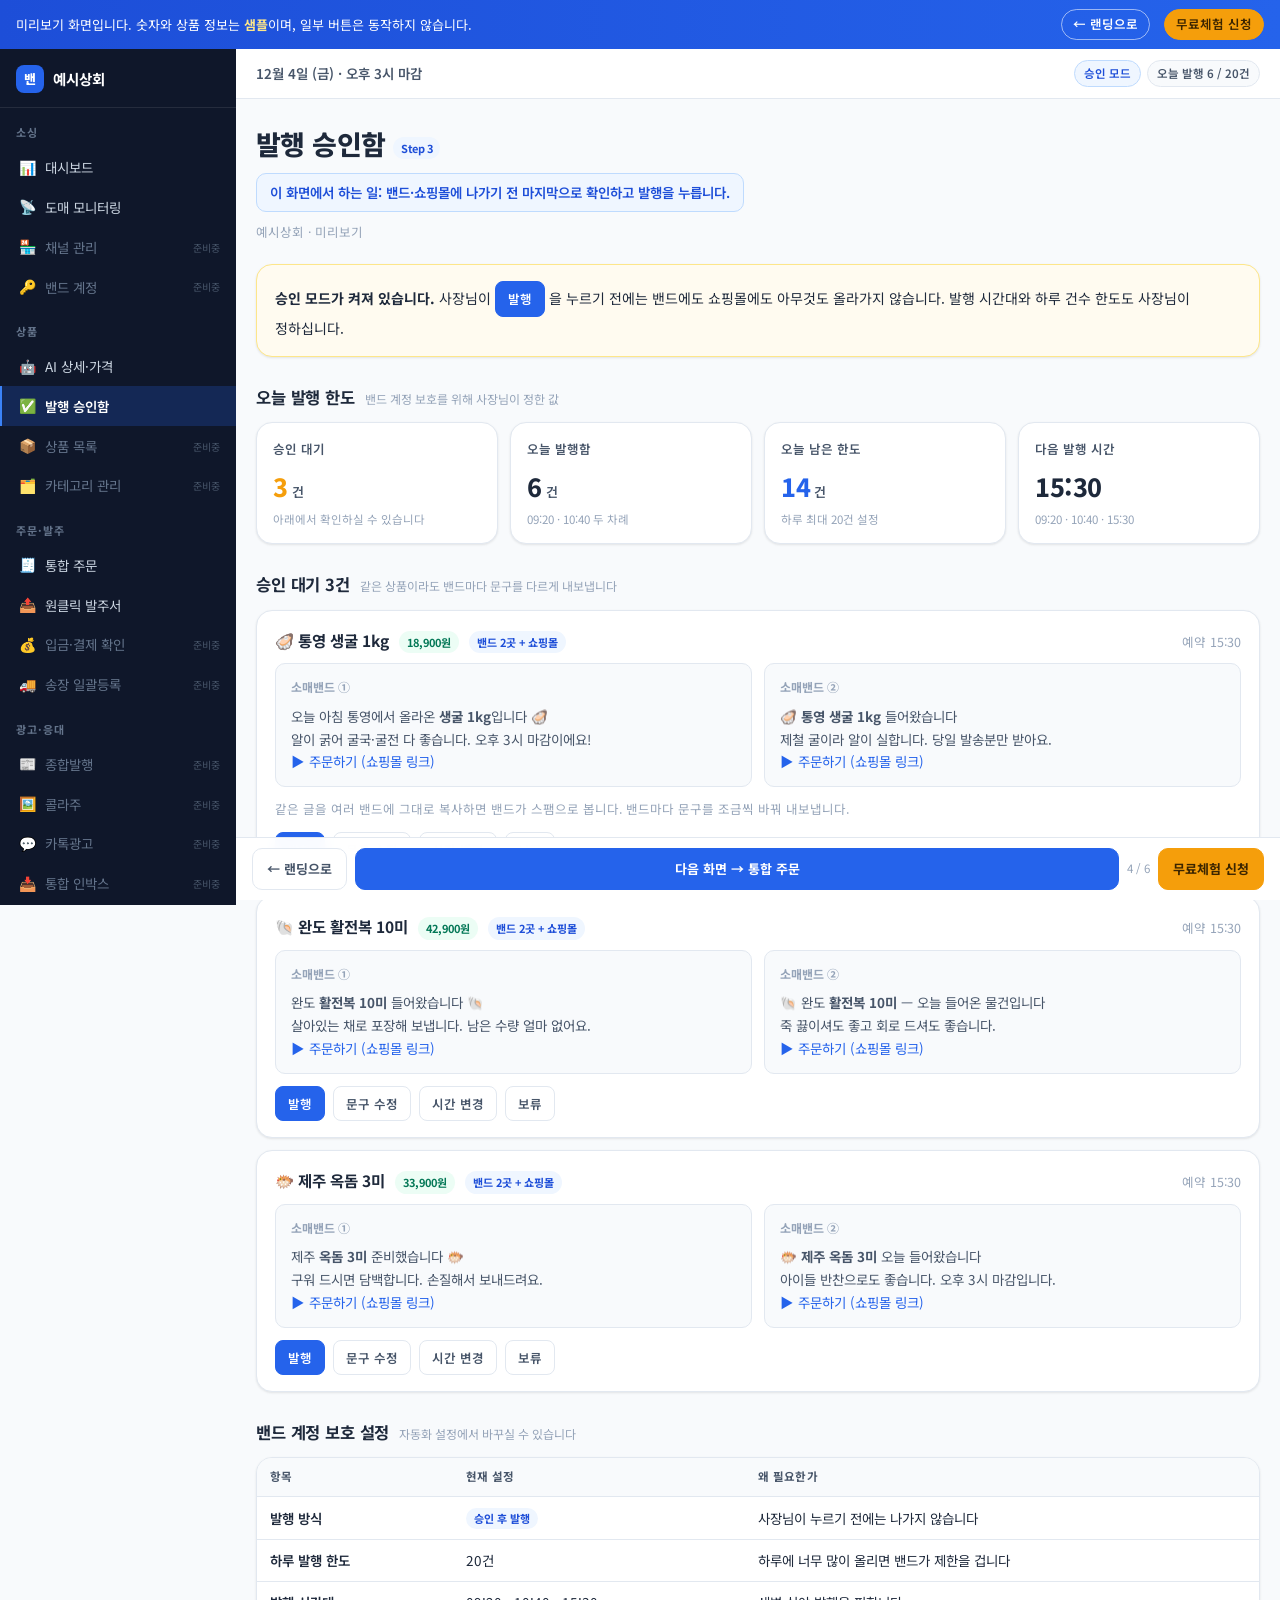
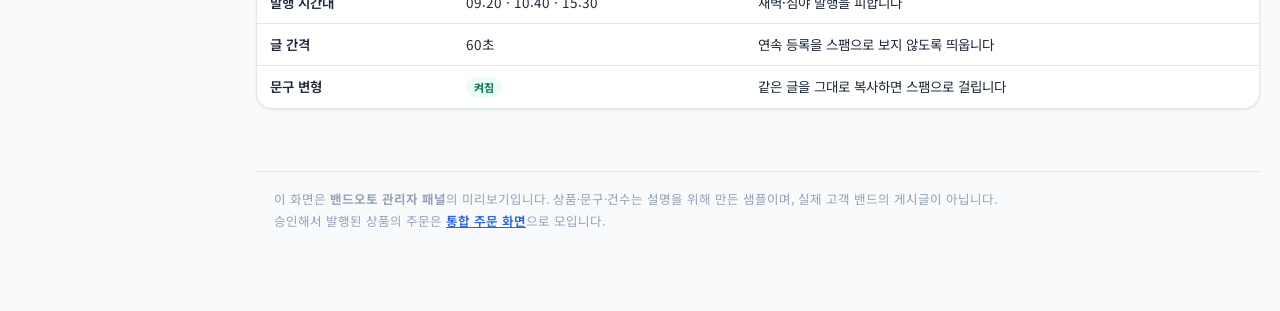
<file: demo/manager-approve.html>
<!doctype html>
<html lang="ko">
<head>
<meta charset="utf-8">
<meta name="viewport" content="width=device-width, initial-scale=1">
<title>발행 승인함 — 밴드오토 관리자 화면 미리보기</title>
<meta name="description" content="밴드와 쇼핑몰에 나가기 전, 사장님이 확인하고 누르셔야 발행됩니다. 밴드별 문구 변형, 예약 발행 시간, 하루 발행 건수 한도까지 사장님이 정합니다. 밴드 계정 정지가 걱정되신다면 이 화면을 보세요.">
<link rel="canonical" href="https://band.hublink.im/demo/manager-approve.html">
<meta name="robots" content="index, follow">
<meta property="og:title" content="발행 승인함 — 밴드오토 관리자 화면 미리보기">
<meta property="og:description" content="자동으로 나가지 않습니다. 나가기 전에 사장님이 누르십니다.">
<link rel="icon" href="/favicon.ico" sizes="any">
<link rel="icon" type="image/png" href="/icon.png">
<link rel="apple-touch-icon" href="/apple-touch-icon.png">
<link rel="preconnect" href="https://fonts.googleapis.com">
<link rel="preconnect" href="https://fonts.gstatic.com" crossorigin>
<link href="https://fonts.googleapis.com/css2?family=Noto+Sans+KR:wght@400;500;600;700;800&display=swap" rel="stylesheet">
<link rel="stylesheet" href="demo.css">
</head>
<body data-screen="manager-approve.html">

<div class="demobar">
  <span class="msg">미리보기 화면입니다. 숫자와 상품 정보는 <b>샘플</b>이며, 일부 버튼은 동작하지 않습니다.</span>
  <a href="../index.html">← 랜딩으로</a>
  <a href="../sales.html#apply" class="cta">무료체험 신청</a>
</div>

<div class="shell">
  <aside class="side"></aside>
  <div class="main">
    <header class="topbar">
      <span class="date"><span data-demo-date>8월 21일 (금)</span> · 오후 3시 마감</span>
      <div class="right">
        <span class="chip mode">승인 모드</span>
        <span class="chip">오늘 발행 6 / 20건</span>
      </div>
    </header>

    <div class="page">
      <div class="page-head">
        <h1>발행 승인함 <span class="tag wait" style="vertical-align:middle">Step 3</span></h1>
        <p class="does">이 화면에서 하는 일: 밴드·쇼핑몰에 나가기 전 마지막으로 확인하고 발행을 누릅니다.</p>
        <span class="scope">예시상회 · 미리보기</span>
      </div>

      <section class="blk">
        <div class="card" style="background:#FFFBF0; border-color:#FDE68A">
          <p style="margin:0; font-size:14px">
            <strong>승인 모드가 켜져 있습니다.</strong>
            사장님이 <span class="btn pri" style="cursor:default">발행</span> 을 누르기 전에는 밴드에도 쇼핑몰에도
            아무것도 올라가지 않습니다. 발행 시간대와 하루 건수 한도도 사장님이 정하십니다.
          </p>
        </div>
      </section>

      <section class="blk">
        <div class="sec-head"><h2>오늘 발행 한도</h2><span>밴드 계정 보호를 위해 사장님이 정한 값</span></div>
        <div class="stats">
          <div class="stat"><div class="lbl">승인 대기</div><div class="row"><span class="v warn">3</span><span class="u">건</span></div><div class="note">아래에서 확인하실 수 있습니다</div></div>
          <div class="stat"><div class="lbl">오늘 발행함</div><div class="row"><span class="v">6</span><span class="u">건</span></div><div class="note">09:20 · 10:40 두 차례</div></div>
          <div class="stat"><div class="lbl">오늘 남은 한도</div><div class="row"><span class="v accent">14</span><span class="u">건</span></div><div class="note">하루 최대 20건 설정</div></div>
          <div class="stat"><div class="lbl">다음 발행 시간</div><div class="row"><span class="v">15:30</span></div><div class="note">09:20 · 10:40 · 15:30</div></div>
        </div>
      </section>

      <section class="blk">
        <div class="sec-head">
          <h2>승인 대기 3건</h2>
          <span>같은 상품이라도 밴드마다 문구를 다르게 내보냅니다</span>
        </div>

        <div class="card">
          <div style="display:flex; gap:10px; align-items:baseline; flex-wrap:wrap; margin-bottom:10px">
            <strong style="font-size:15.5px">🦪 통영 생굴 1kg</strong>
            <span class="tag on">18,900원</span>
            <span class="tag wait">밴드 2곳 + 쇼핑몰</span>
            <span style="margin-left:auto; font-size:12.5px; color:var(--text-muted)">예약 15:30</span>
          </div>
          <div class="cols">
            <div style="border:1px solid var(--border); border-radius:10px; padding:13px 15px; background:var(--bg-alt)">
              <p style="margin:0 0 7px; font-size:12px; font-weight:700; color:var(--text-muted)">소매밴드 ①</p>
              <p style="margin:0; font-size:13.5px; color:var(--text-secondary)">
                오늘 아침 통영에서 올라온 <strong>생굴 1kg</strong>입니다 🦪<br>
                알이 굵어 굴국·굴전 다 좋습니다. 오후 3시 마감이에요!<br>
                <span style="color:var(--primary)">▶ 주문하기 (쇼핑몰 링크)</span>
              </p>
            </div>
            <div style="border:1px solid var(--border); border-radius:10px; padding:13px 15px; background:var(--bg-alt)">
              <p style="margin:0 0 7px; font-size:12px; font-weight:700; color:var(--text-muted)">소매밴드 ②</p>
              <p style="margin:0; font-size:13.5px; color:var(--text-secondary)">
                🦪 <strong>통영 생굴 1kg</strong> 들어왔습니다<br>
                제철 굴이라 알이 실합니다. 당일 발송분만 받아요.<br>
                <span style="color:var(--primary)">▶ 주문하기 (쇼핑몰 링크)</span>
              </p>
            </div>
          </div>
          <p style="margin:11px 0 0; font-size:12.5px; color:var(--text-muted)">
            같은 글을 여러 밴드에 그대로 복사하면 밴드가 스팸으로 봅니다. 밴드마다 문구를 조금씩 바꿔 내보냅니다.
          </p>
          <div style="display:flex; gap:8px; flex-wrap:wrap; margin-top:12px">
            <span class="btn pri">발행</span><span class="btn">문구 수정</span><span class="btn">시간 변경</span><span class="btn gho">보류</span>
          </div>
        </div>

        <div class="card">
          <div style="display:flex; gap:10px; align-items:baseline; flex-wrap:wrap; margin-bottom:10px">
            <strong style="font-size:15.5px">🐚 완도 활전복 10미</strong>
            <span class="tag on">42,900원</span>
            <span class="tag wait">밴드 2곳 + 쇼핑몰</span>
            <span style="margin-left:auto; font-size:12.5px; color:var(--text-muted)">예약 15:30</span>
          </div>
          <div class="cols">
            <div style="border:1px solid var(--border); border-radius:10px; padding:13px 15px; background:var(--bg-alt)">
              <p style="margin:0 0 7px; font-size:12px; font-weight:700; color:var(--text-muted)">소매밴드 ①</p>
              <p style="margin:0; font-size:13.5px; color:var(--text-secondary)">
                완도 <strong>활전복 10미</strong> 들어왔습니다 🐚<br>
                살아있는 채로 포장해 보냅니다. 남은 수량 얼마 없어요.<br>
                <span style="color:var(--primary)">▶ 주문하기 (쇼핑몰 링크)</span>
              </p>
            </div>
            <div style="border:1px solid var(--border); border-radius:10px; padding:13px 15px; background:var(--bg-alt)">
              <p style="margin:0 0 7px; font-size:12px; font-weight:700; color:var(--text-muted)">소매밴드 ②</p>
              <p style="margin:0; font-size:13.5px; color:var(--text-secondary)">
                🐚 완도 <strong>활전복 10미</strong> — 오늘 들어온 물건입니다<br>
                죽 끓이셔도 좋고 회로 드셔도 좋습니다.<br>
                <span style="color:var(--primary)">▶ 주문하기 (쇼핑몰 링크)</span>
              </p>
            </div>
          </div>
          <div style="display:flex; gap:8px; flex-wrap:wrap; margin-top:12px">
            <span class="btn pri">발행</span><span class="btn">문구 수정</span><span class="btn">시간 변경</span><span class="btn gho">보류</span>
          </div>
        </div>

        <div class="card">
          <div style="display:flex; gap:10px; align-items:baseline; flex-wrap:wrap; margin-bottom:10px">
            <strong style="font-size:15.5px">🐡 제주 옥돔 3미</strong>
            <span class="tag on">33,900원</span>
            <span class="tag wait">밴드 2곳 + 쇼핑몰</span>
            <span style="margin-left:auto; font-size:12.5px; color:var(--text-muted)">예약 15:30</span>
          </div>
          <div class="cols">
            <div style="border:1px solid var(--border); border-radius:10px; padding:13px 15px; background:var(--bg-alt)">
              <p style="margin:0 0 7px; font-size:12px; font-weight:700; color:var(--text-muted)">소매밴드 ①</p>
              <p style="margin:0; font-size:13.5px; color:var(--text-secondary)">
                제주 <strong>옥돔 3미</strong> 준비했습니다 🐡<br>
                구워 드시면 담백합니다. 손질해서 보내드려요.<br>
                <span style="color:var(--primary)">▶ 주문하기 (쇼핑몰 링크)</span>
              </p>
            </div>
            <div style="border:1px solid var(--border); border-radius:10px; padding:13px 15px; background:var(--bg-alt)">
              <p style="margin:0 0 7px; font-size:12px; font-weight:700; color:var(--text-muted)">소매밴드 ②</p>
              <p style="margin:0; font-size:13.5px; color:var(--text-secondary)">
                🐡 <strong>제주 옥돔 3미</strong> 오늘 들어왔습니다<br>
                아이들 반찬으로도 좋습니다. 오후 3시 마감입니다.<br>
                <span style="color:var(--primary)">▶ 주문하기 (쇼핑몰 링크)</span>
              </p>
            </div>
          </div>
          <div style="display:flex; gap:8px; flex-wrap:wrap; margin-top:12px">
            <span class="btn pri">발행</span><span class="btn">문구 수정</span><span class="btn">시간 변경</span><span class="btn gho">보류</span>
          </div>
        </div>
      </section>

      <section class="blk">
        <div class="sec-head"><h2>밴드 계정 보호 설정</h2><span>자동화 설정에서 바꾸실 수 있습니다</span></div>
        <div class="scroller">
          <table>
            <thead><tr><th>항목</th><th>현재 설정</th><th>왜 필요한가</th></tr></thead>
            <tbody>
              <tr><td class="name">발행 방식</td><td><span class="tag mode" style="background:#EFF6FF;color:#1D4ED8">승인 후 발행</span></td><td>사장님이 누르기 전에는 나가지 않습니다</td></tr>
              <tr><td class="name">하루 발행 한도</td><td>20건</td><td>하루에 너무 많이 올리면 밴드가 제한을 겁니다</td></tr>
              <tr><td class="name">발행 시간대</td><td>09:20 · 10:40 · 15:30</td><td>새벽·심야 발행을 피합니다</td></tr>
              <tr><td class="name">글 간격</td><td>60초</td><td>연속 등록을 스팸으로 보지 않도록 띄웁니다</td></tr>
              <tr><td class="name">문구 변형</td><td><span class="tag on">켜짐</span></td><td>같은 글을 그대로 복사하면 스팸으로 걸립니다</td></tr>
            </tbody>
          </table>
        </div>
      </section>
    </div>

    <div class="foot">
      이 화면은 <b>밴드오토 관리자 패널</b>의 미리보기입니다. 상품·문구·건수는 설명을 위해 만든 샘플이며,
      실제 고객 밴드의 게시글이 아닙니다.<br>
      승인해서 발행된 상품의 주문은 <a href="manager-orders.html">통합 주문 화면</a>으로 모입니다.
    </div>
  </div>
</div>

<script src="demo-data.js"></script>
<script src="demo-nav.js"></script>
</body>
</html>
</file>
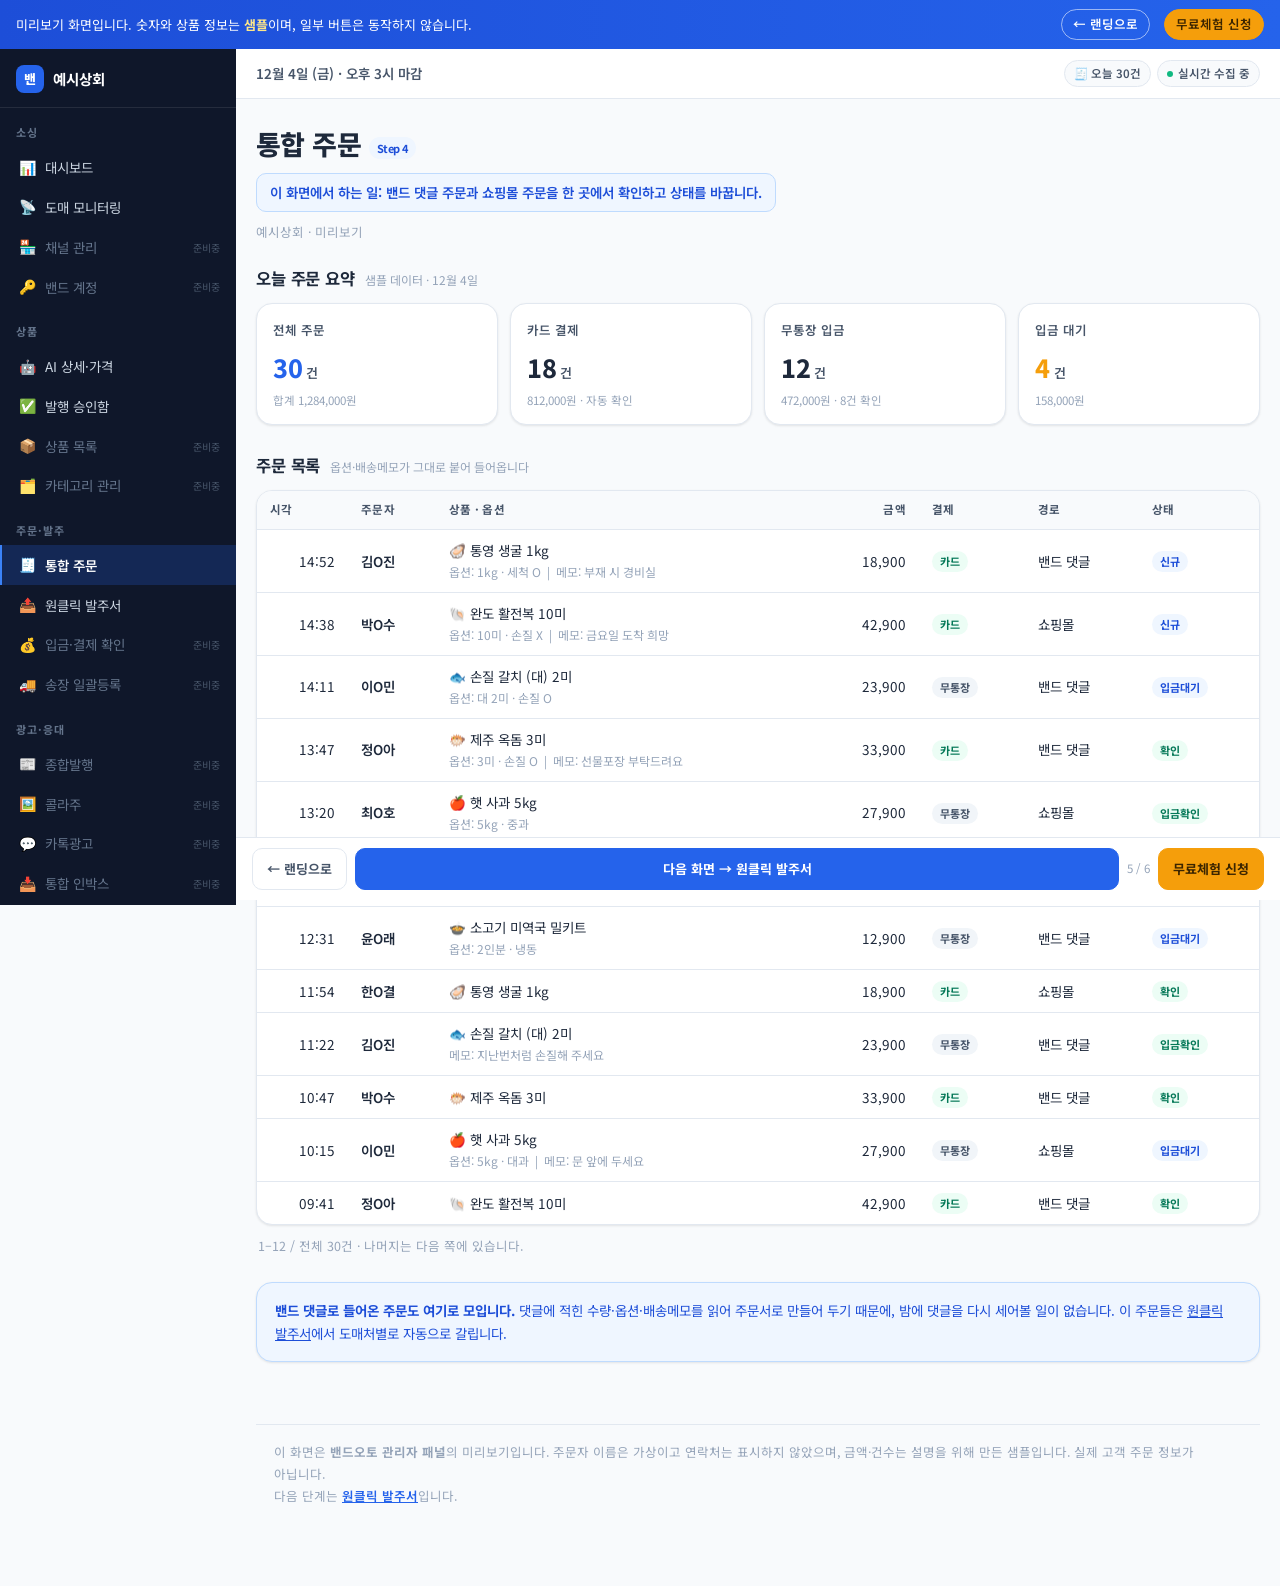
<file: demo/manager-orders.html>
<!doctype html>
<html lang="ko">
<head>
<meta charset="utf-8">
<meta name="viewport" content="width=device-width, initial-scale=1">
<title>통합 주문 — 밴드오토 관리자 화면 미리보기</title>
<meta name="description" content="밴드 댓글 주문과 쇼핑몰 주문, 카드결제와 무통장입금이 한 화면에 모입니다. 중량·손질 여부 같은 옵션과 배송메모까지 누락 없이 기록됩니다. 가입 없이 열리는 미리보기입니다.">
<link rel="canonical" href="https://band.hublink.im/demo/manager-orders.html">
<meta name="robots" content="index, follow">
<meta property="og:title" content="통합 주문 — 밴드오토 관리자 화면 미리보기">
<meta property="og:description" content="카드·무통장 주문이 한 화면에. 샘플 데이터로 채운 실제 화면입니다.">
<link rel="icon" href="/favicon.ico" sizes="any">
<link rel="icon" type="image/png" href="/icon.png">
<link rel="apple-touch-icon" href="/apple-touch-icon.png">
<link rel="preconnect" href="https://fonts.googleapis.com">
<link rel="preconnect" href="https://fonts.gstatic.com" crossorigin>
<link href="https://fonts.googleapis.com/css2?family=Noto+Sans+KR:wght@400;500;600;700;800&display=swap" rel="stylesheet">
<link rel="stylesheet" href="demo.css">
</head>
<body data-screen="manager-orders.html">

<div class="demobar">
  <span class="msg">미리보기 화면입니다. 숫자와 상품 정보는 <b>샘플</b>이며, 일부 버튼은 동작하지 않습니다.</span>
  <a href="../index.html">← 랜딩으로</a>
  <a href="../sales.html#apply" class="cta">무료체험 신청</a>
</div>

<div class="shell">
  <aside class="side"></aside>
  <div class="main">
    <header class="topbar">
      <span class="date"><span data-demo-date>8월 21일 (금)</span> · 오후 3시 마감</span>
      <div class="right">
        <span class="chip">🧾 오늘 30건</span>
        <span class="chip"><span class="dot"></span> 실시간 수집 중</span>
      </div>
    </header>

    <div class="page">
      <div class="page-head">
        <h1>통합 주문 <span class="tag wait" style="vertical-align:middle">Step 4</span></h1>
        <p class="does">이 화면에서 하는 일: 밴드 댓글 주문과 쇼핑몰 주문을 한 곳에서 확인하고 상태를 바꿉니다.</p>
        <span class="scope">예시상회 · 미리보기</span>
      </div>

      <section class="blk">
        <div class="sec-head"><h2>오늘 주문 요약</h2><span>샘플 데이터 · <span data-demo-date-short>8월 21일</span></span></div>
        <div class="stats">
          <div class="stat"><div class="lbl">전체 주문</div><div class="row"><span class="v accent">30</span><span class="u">건</span></div><div class="note">합계 1,284,000원</div></div>
          <div class="stat"><div class="lbl">카드 결제</div><div class="row"><span class="v">18</span><span class="u">건</span></div><div class="note">812,000원 · 자동 확인</div></div>
          <div class="stat"><div class="lbl">무통장 입금</div><div class="row"><span class="v">12</span><span class="u">건</span></div><div class="note">472,000원 · 8건 확인</div></div>
          <div class="stat"><div class="lbl">입금 대기</div><div class="row"><span class="v warn">4</span><span class="u">건</span></div><div class="note">158,000원</div></div>
        </div>
      </section>

      <section class="blk">
        <div class="sec-head">
          <h2>주문 목록</h2>
          <span>옵션·배송메모가 그대로 붙어 들어옵니다</span>
        </div>
        <div class="scroller">
          <table>
            <thead>
              <tr><th>시각</th><th>주문자</th><th>상품 · 옵션</th><th class="n">금액</th><th>결제</th><th>경로</th><th>상태</th></tr>
            </thead>
            <tbody>
              <tr>
                <td class="n">14:52</td><td class="name">김O진</td>
                <td>🦪 통영 생굴 1kg<br><span style="font-size:12px;color:var(--text-muted)">옵션: 1kg · 세척 O &nbsp;|&nbsp; 메모: 부재 시 경비실</span></td>
                <td class="n">18,900</td><td><span class="tag on">카드</span></td><td>밴드 댓글</td><td><span class="tag wait">신규</span></td>
              </tr>
              <tr>
                <td class="n">14:38</td><td class="name">박O수</td>
                <td>🐚 완도 활전복 10미<br><span style="font-size:12px;color:var(--text-muted)">옵션: 10미 · 손질 X &nbsp;|&nbsp; 메모: 금요일 도착 희망</span></td>
                <td class="n">42,900</td><td><span class="tag on">카드</span></td><td>쇼핑몰</td><td><span class="tag wait">신규</span></td>
              </tr>
              <tr>
                <td class="n">14:11</td><td class="name">이O민</td>
                <td>🐟 손질 갈치 (대) 2미<br><span style="font-size:12px;color:var(--text-muted)">옵션: 대 2미 · 손질 O</span></td>
                <td class="n">23,900</td><td><span class="tag done">무통장</span></td><td>밴드 댓글</td><td><span class="tag wait">입금대기</span></td>
              </tr>
              <tr>
                <td class="n">13:47</td><td class="name">정O아</td>
                <td>🐡 제주 옥돔 3미<br><span style="font-size:12px;color:var(--text-muted)">옵션: 3미 · 손질 O &nbsp;|&nbsp; 메모: 선물포장 부탁드려요</span></td>
                <td class="n">33,900</td><td><span class="tag on">카드</span></td><td>밴드 댓글</td><td><span class="tag on">확인</span></td>
              </tr>
              <tr>
                <td class="n">13:20</td><td class="name">최O호</td>
                <td>🍎 햇 사과 5kg<br><span style="font-size:12px;color:var(--text-muted)">옵션: 5kg · 중과</span></td>
                <td class="n">27,900</td><td><span class="tag done">무통장</span></td><td>쇼핑몰</td><td><span class="tag on">입금확인</span></td>
              </tr>
              <tr>
                <td class="n">12:58</td><td class="name">강O빈</td>
                <td>🥩 한우 국거리 500g<br><span style="font-size:12px;color:var(--text-muted)">메모: 아이스팩 넉넉히 넣어주세요</span></td>
                <td class="n">31,900</td><td><span class="tag on">카드</span></td><td>밴드 댓글</td><td><span class="tag on">확인</span></td>
              </tr>
              <tr>
                <td class="n">12:31</td><td class="name">윤O래</td>
                <td>🍲 소고기 미역국 밀키트<br><span style="font-size:12px;color:var(--text-muted)">옵션: 2인분 · 냉동</span></td>
                <td class="n">12,900</td><td><span class="tag done">무통장</span></td><td>밴드 댓글</td><td><span class="tag wait">입금대기</span></td>
              </tr>
              <tr>
                <td class="n">11:54</td><td class="name">한O결</td>
                <td>🦪 통영 생굴 1kg</td>
                <td class="n">18,900</td><td><span class="tag on">카드</span></td><td>쇼핑몰</td><td><span class="tag on">확인</span></td>
              </tr>
              <tr>
                <td class="n">11:22</td><td class="name">김O진</td>
                <td>🐟 손질 갈치 (대) 2미<br><span style="font-size:12px;color:var(--text-muted)">메모: 지난번처럼 손질해 주세요</span></td>
                <td class="n">23,900</td><td><span class="tag done">무통장</span></td><td>밴드 댓글</td><td><span class="tag on">입금확인</span></td>
              </tr>
              <tr>
                <td class="n">10:47</td><td class="name">박O수</td>
                <td>🐡 제주 옥돔 3미</td>
                <td class="n">33,900</td><td><span class="tag on">카드</span></td><td>밴드 댓글</td><td><span class="tag on">확인</span></td>
              </tr>
              <tr>
                <td class="n">10:15</td><td class="name">이O민</td>
                <td>🍎 햇 사과 5kg<br><span style="font-size:12px;color:var(--text-muted)">옵션: 5kg · 대과 &nbsp;|&nbsp; 메모: 문 앞에 두세요</span></td>
                <td class="n">27,900</td><td><span class="tag done">무통장</span></td><td>쇼핑몰</td><td><span class="tag wait">입금대기</span></td>
              </tr>
              <tr>
                <td class="n">09:41</td><td class="name">정O아</td>
                <td>🐚 완도 활전복 10미</td>
                <td class="n">42,900</td><td><span class="tag on">카드</span></td><td>밴드 댓글</td><td><span class="tag on">확인</span></td>
              </tr>
            </tbody>
          </table>
        </div>
        <p style="font-size:12.5px; color:var(--text-muted); margin:10px 2px 0">
          1–12 / 전체 30건 · 나머지는 다음 쪽에 있습니다.
        </p>
      </section>

      <section class="blk">
        <div class="card" style="background:#EFF6FF; border-color:#BFDBFE">
          <p style="margin:0; font-size:13.5px; color:var(--primary-dark)">
            <strong>밴드 댓글로 들어온 주문도 여기로 모입니다.</strong>
            댓글에 적힌 수량·옵션·배송메모를 읽어 주문서로 만들어 두기 때문에, 밤에 댓글을 다시 세어볼 일이 없습니다.
            이 주문들은 <a href="manager-purchase.html" style="color:var(--primary-dark); text-decoration:underline">원클릭 발주서</a>에서
            도매처별로 자동으로 갈립니다.
          </p>
        </div>
      </section>
    </div>

    <div class="foot">
      이 화면은 <b>밴드오토 관리자 패널</b>의 미리보기입니다. 주문자 이름은 가상이고 연락처는 표시하지 않았으며,
      금액·건수는 설명을 위해 만든 샘플입니다. 실제 고객 주문 정보가 아닙니다.<br>
      다음 단계는 <a href="manager-purchase.html">원클릭 발주서</a>입니다.
    </div>
  </div>
</div>

<script src="demo-data.js"></script>
<script src="demo-nav.js"></script>
</body>
</html>
</file>
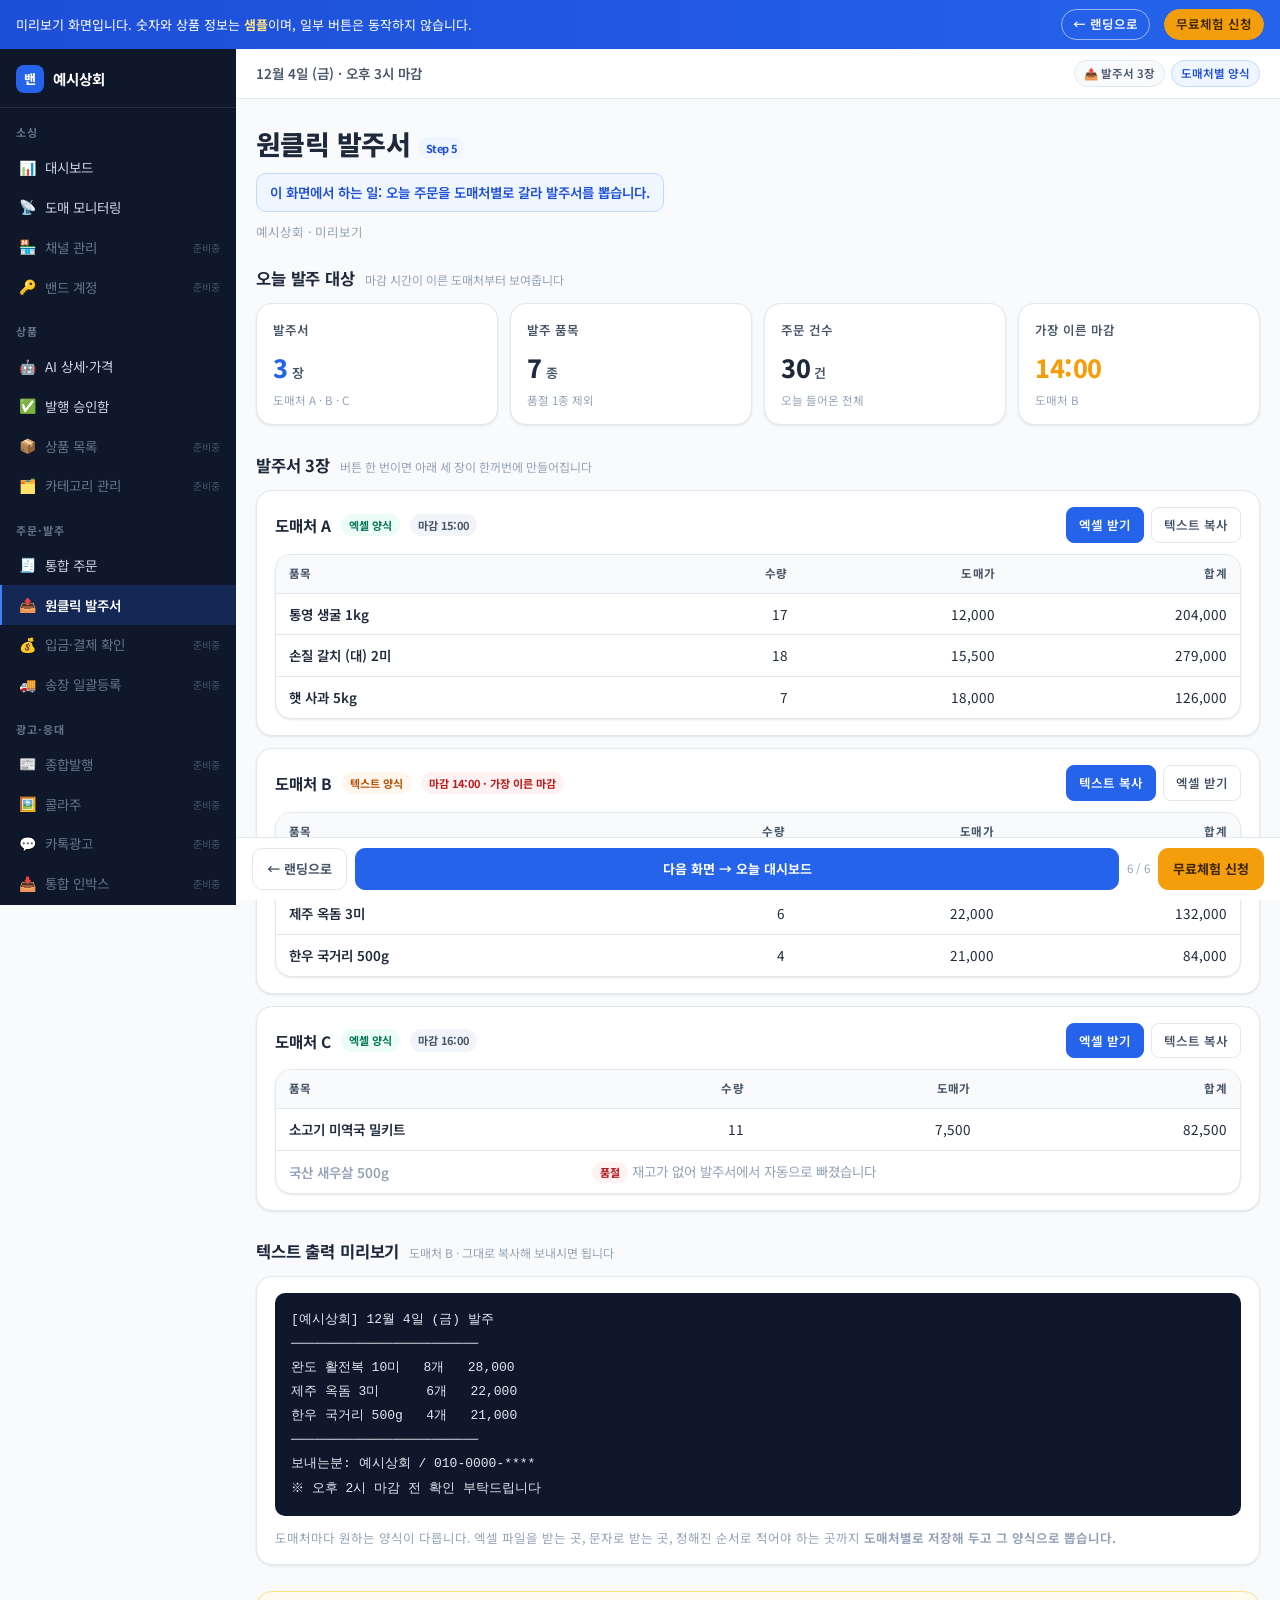
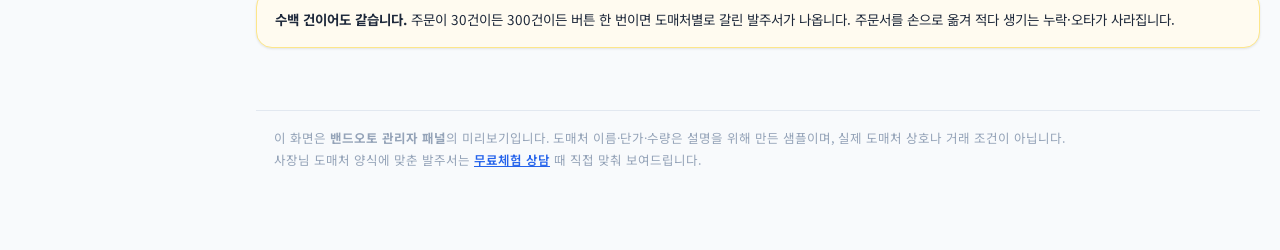
<file: demo/manager-purchase.html>
<!doctype html>
<html lang="ko">
<head>
<meta charset="utf-8">
<meta name="viewport" content="width=device-width, initial-scale=1">
<title>원클릭 발주서 — 밴드오토 관리자 화면 미리보기</title>
<meta name="description" content="하루치 주문을 도매처별 맞춤 양식으로 한 번에 뽑습니다. 엑셀과 텍스트 두 가지로 출력되며 그대로 도매처에 보내면 됩니다. 가입 없이 열리는 미리보기입니다.">
<link rel="canonical" href="https://band.hublink.im/demo/manager-purchase.html">
<meta name="robots" content="index, follow">
<meta property="og:title" content="원클릭 발주서 — 밴드오토 관리자 화면 미리보기">
<meta property="og:description" content="주문을 도매처별 양식으로 한 번에. 샘플 데이터로 채운 실제 화면입니다.">
<link rel="icon" href="/favicon.ico" sizes="any">
<link rel="icon" type="image/png" href="/icon.png">
<link rel="apple-touch-icon" href="/apple-touch-icon.png">
<link rel="preconnect" href="https://fonts.googleapis.com">
<link rel="preconnect" href="https://fonts.gstatic.com" crossorigin>
<link href="https://fonts.googleapis.com/css2?family=Noto+Sans+KR:wght@400;500;600;700;800&display=swap" rel="stylesheet">
<link rel="stylesheet" href="demo.css">
</head>
<body data-screen="manager-purchase.html">

<div class="demobar">
  <span class="msg">미리보기 화면입니다. 숫자와 상품 정보는 <b>샘플</b>이며, 일부 버튼은 동작하지 않습니다.</span>
  <a href="../index.html">← 랜딩으로</a>
  <a href="../sales.html#apply" class="cta">무료체험 신청</a>
</div>

<div class="shell">
  <aside class="side"></aside>
  <div class="main">
    <header class="topbar">
      <span class="date"><span data-demo-date>8월 21일 (금)</span> · 오후 3시 마감</span>
      <div class="right">
        <span class="chip">📤 발주서 3장</span>
        <span class="chip mode">도매처별 양식</span>
      </div>
    </header>

    <div class="page">
      <div class="page-head">
        <h1>원클릭 발주서 <span class="tag wait" style="vertical-align:middle">Step 5</span></h1>
        <p class="does">이 화면에서 하는 일: 오늘 주문을 도매처별로 갈라 발주서를 뽑습니다.</p>
        <span class="scope">예시상회 · 미리보기</span>
      </div>

      <section class="blk">
        <div class="sec-head"><h2>오늘 발주 대상</h2><span>마감 시간이 이른 도매처부터 보여줍니다</span></div>
        <div class="stats">
          <div class="stat"><div class="lbl">발주서</div><div class="row"><span class="v accent">3</span><span class="u">장</span></div><div class="note">도매처 A · B · C</div></div>
          <div class="stat"><div class="lbl">발주 품목</div><div class="row"><span class="v">7</span><span class="u">종</span></div><div class="note">품절 1종 제외</div></div>
          <div class="stat"><div class="lbl">주문 건수</div><div class="row"><span class="v">30</span><span class="u">건</span></div><div class="note">오늘 들어온 전체</div></div>
          <div class="stat"><div class="lbl">가장 이른 마감</div><div class="row"><span class="v warn">14:00</span></div><div class="note">도매처 B</div></div>
        </div>
      </section>

      <section class="blk">
        <div class="sec-head"><h2>발주서 3장</h2><span>버튼 한 번이면 아래 세 장이 한꺼번에 만들어집니다</span></div>

        <div class="card">
          <div style="display:flex; gap:10px; align-items:center; flex-wrap:wrap; margin-bottom:11px">
            <strong style="font-size:15.5px">도매처 A</strong>
            <span class="tag on">엑셀 양식</span>
            <span class="tag done">마감 15:00</span>
            <span style="margin-left:auto; display:flex; gap:7px">
              <span class="btn pri">엑셀 받기</span><span class="btn">텍스트 복사</span>
            </span>
          </div>
          <div class="scroller">
            <table>
              <thead><tr><th>품목</th><th class="n">수량</th><th class="n">도매가</th><th class="n">합계</th></tr></thead>
              <tbody>
                <tr><td class="name">통영 생굴 1kg</td><td class="n">17</td><td class="n">12,000</td><td class="n">204,000</td></tr>
                <tr><td class="name">손질 갈치 (대) 2미</td><td class="n">18</td><td class="n">15,500</td><td class="n">279,000</td></tr>
                <tr><td class="name">햇 사과 5kg</td><td class="n">7</td><td class="n">18,000</td><td class="n">126,000</td></tr>
              </tbody>
            </table>
          </div>
        </div>

        <div class="card">
          <div style="display:flex; gap:10px; align-items:center; flex-wrap:wrap; margin-bottom:11px">
            <strong style="font-size:15.5px">도매처 B</strong>
            <span class="tag soon">텍스트 양식</span>
            <span class="tag out">마감 14:00 · 가장 이른 마감</span>
            <span style="margin-left:auto; display:flex; gap:7px">
              <span class="btn pri">텍스트 복사</span><span class="btn">엑셀 받기</span>
            </span>
          </div>
          <div class="scroller">
            <table>
              <thead><tr><th>품목</th><th class="n">수량</th><th class="n">도매가</th><th class="n">합계</th></tr></thead>
              <tbody>
                <tr><td class="name">완도 활전복 10미</td><td class="n">8</td><td class="n">28,000</td><td class="n">224,000</td></tr>
                <tr><td class="name">제주 옥돔 3미</td><td class="n">6</td><td class="n">22,000</td><td class="n">132,000</td></tr>
                <tr><td class="name">한우 국거리 500g</td><td class="n">4</td><td class="n">21,000</td><td class="n">84,000</td></tr>
              </tbody>
            </table>
          </div>
        </div>

        <div class="card">
          <div style="display:flex; gap:10px; align-items:center; flex-wrap:wrap; margin-bottom:11px">
            <strong style="font-size:15.5px">도매처 C</strong>
            <span class="tag on">엑셀 양식</span>
            <span class="tag done">마감 16:00</span>
            <span style="margin-left:auto; display:flex; gap:7px">
              <span class="btn pri">엑셀 받기</span><span class="btn">텍스트 복사</span>
            </span>
          </div>
          <div class="scroller">
            <table>
              <thead><tr><th>품목</th><th class="n">수량</th><th class="n">도매가</th><th class="n">합계</th></tr></thead>
              <tbody>
                <tr><td class="name">소고기 미역국 밀키트</td><td class="n">11</td><td class="n">7,500</td><td class="n">82,500</td></tr>
                <tr>
                  <td class="name" style="color:var(--text-muted)">국산 새우살 500g</td>
                  <td class="n" colspan="3" style="text-align:left; color:var(--text-muted)">
                    <span class="tag out">품절</span> 재고가 없어 발주서에서 자동으로 빠졌습니다
                  </td>
                </tr>
              </tbody>
            </table>
          </div>
        </div>
      </section>

      <section class="blk">
        <div class="sec-head"><h2>텍스트 출력 미리보기</h2><span>도매처 B · 그대로 복사해 보내시면 됩니다</span></div>
        <div class="card">
          <pre style="margin:0; padding:15px 16px; background:#0F172A; color:#E2E8F0; border-radius:10px; font-size:13px; line-height:1.85; overflow-x:auto; font-family:ui-monospace,SFMono-Regular,Consolas,monospace">[예시상회] <span data-demo-date>8월 21일 (금)</span> 발주
────────────────────────
완도 활전복 10미   8개   28,000
제주 옥돔 3미      6개   22,000
한우 국거리 500g   4개   21,000
────────────────────────
보내는분: 예시상회 / 010-0000-****
※ 오후 2시 마감 전 확인 부탁드립니다</pre>
          <p style="font-size:12.5px; color:var(--text-muted); margin:11px 0 0">
            도매처마다 원하는 양식이 다릅니다. 엑셀 파일을 받는 곳, 문자로 받는 곳, 정해진 순서로 적어야 하는 곳까지
            <strong>도매처별로 저장해 두고 그 양식으로 뽑습니다.</strong>
          </p>
        </div>
      </section>

      <section class="blk">
        <div class="card" style="background:#FFFBF0; border-color:#FDE68A">
          <p style="margin:0; font-size:13.5px">
            <strong>수백 건이어도 같습니다.</strong> 주문이 30건이든 300건이든 버튼 한 번이면 도매처별로 갈린 발주서가 나옵니다.
            주문서를 손으로 옮겨 적다 생기는 누락·오타가 사라집니다.
          </p>
        </div>
      </section>
    </div>

    <div class="foot">
      이 화면은 <b>밴드오토 관리자 패널</b>의 미리보기입니다. 도매처 이름·단가·수량은 설명을 위해 만든 샘플이며,
      실제 도매처 상호나 거래 조건이 아닙니다.<br>
      사장님 도매처 양식에 맞춘 발주서는 <a href="../sales.html#apply">무료체험 상담</a> 때 직접 맞춰 보여드립니다.
    </div>
  </div>
</div>

<script src="demo-data.js"></script>
<script src="demo-nav.js"></script>
</body>
</html>
</file>
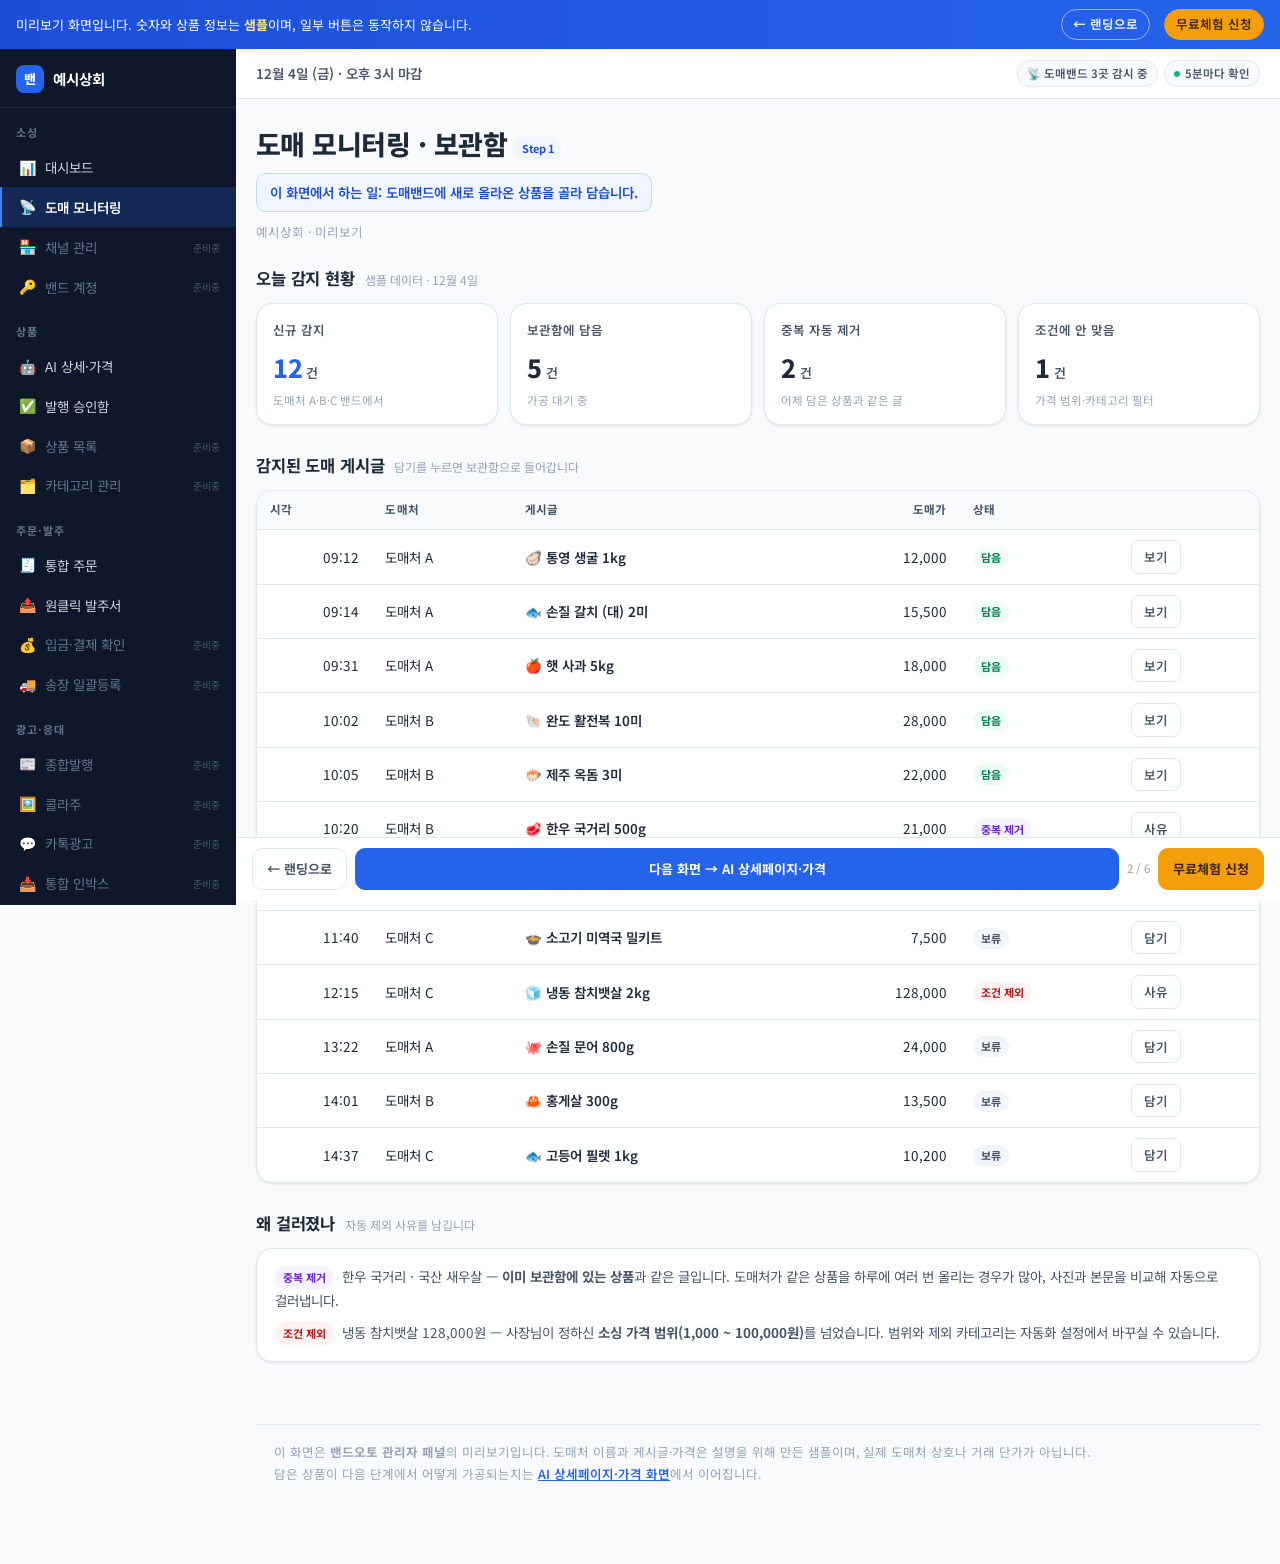
<file: demo/manager-sourcing.html>
<!doctype html>
<html lang="ko">
<head>
<meta charset="utf-8">
<meta name="viewport" content="width=device-width, initial-scale=1">
<title>도매 모니터링 · 보관함 — 밴드오토 관리자 화면 미리보기</title>
<meta name="description" content="도매밴드에 새로 올라온 글을 자동으로 감지해 원하는 상품만 보관함에 담습니다. 중복 자동 제거와 카테고리 필터까지. 가입 없이 바로 열리는 미리보기입니다.">
<link rel="canonical" href="https://band.hublink.im/demo/manager-sourcing.html">
<meta name="robots" content="index, follow">
<meta property="og:title" content="도매 모니터링 · 보관함 — 밴드오토 관리자 화면 미리보기">
<meta property="og:description" content="도매밴드 신규 글을 감지해 원하는 상품만 담습니다. 샘플 데이터로 채운 실제 화면입니다.">
<link rel="icon" href="/favicon.ico" sizes="any">
<link rel="icon" type="image/png" href="/icon.png">
<link rel="apple-touch-icon" href="/apple-touch-icon.png">
<link rel="preconnect" href="https://fonts.googleapis.com">
<link rel="preconnect" href="https://fonts.gstatic.com" crossorigin>
<link href="https://fonts.googleapis.com/css2?family=Noto+Sans+KR:wght@400;500;600;700;800&display=swap" rel="stylesheet">
<link rel="stylesheet" href="demo.css">
</head>
<body data-screen="manager-sourcing.html">

<div class="demobar">
  <span class="msg">미리보기 화면입니다. 숫자와 상품 정보는 <b>샘플</b>이며, 일부 버튼은 동작하지 않습니다.</span>
  <a href="../index.html">← 랜딩으로</a>
  <a href="../sales.html#apply" class="cta">무료체험 신청</a>
</div>

<div class="shell">
  <aside class="side"></aside>
  <div class="main">
    <header class="topbar">
      <span class="date"><span data-demo-date>8월 21일 (금)</span> · 오후 3시 마감</span>
      <div class="right">
        <span class="chip">📡 도매밴드 3곳 감시 중</span>
        <span class="chip"><span class="dot"></span> 5분마다 확인</span>
      </div>
    </header>

    <div class="page">
      <div class="page-head">
        <h1>도매 모니터링 · 보관함 <span class="tag wait" style="vertical-align:middle">Step 1</span></h1>
        <p class="does">이 화면에서 하는 일: 도매밴드에 새로 올라온 상품을 골라 담습니다.</p>
        <span class="scope">예시상회 · 미리보기</span>
      </div>

      <section class="blk">
        <div class="sec-head"><h2>오늘 감지 현황</h2><span>샘플 데이터 · <span data-demo-date-short>8월 21일</span></span></div>
        <div class="stats">
          <div class="stat">
            <div class="lbl">신규 감지</div>
            <div class="row"><span class="v accent">12</span><span class="u">건</span></div>
            <div class="note">도매처 A·B·C 밴드에서</div>
          </div>
          <div class="stat">
            <div class="lbl">보관함에 담음</div>
            <div class="row"><span class="v">5</span><span class="u">건</span></div>
            <div class="note">가공 대기 중</div>
          </div>
          <div class="stat">
            <div class="lbl">중복 자동 제거</div>
            <div class="row"><span class="v">2</span><span class="u">건</span></div>
            <div class="note">어제 담은 상품과 같은 글</div>
          </div>
          <div class="stat">
            <div class="lbl">조건에 안 맞음</div>
            <div class="row"><span class="v">1</span><span class="u">건</span></div>
            <div class="note">가격 범위·카테고리 필터</div>
          </div>
        </div>
      </section>

      <section class="blk">
        <div class="sec-head">
          <h2>감지된 도매 게시글</h2>
          <span>담기를 누르면 보관함으로 들어갑니다</span>
        </div>
        <div class="scroller">
          <table>
            <thead>
              <tr><th>시각</th><th>도매처</th><th>게시글</th><th class="n">도매가</th><th>상태</th><th></th></tr>
            </thead>
            <tbody>
              <tr><td class="n">09:12</td><td>도매처 A</td><td class="name">🦪 통영 생굴 1kg</td><td class="n">12,000</td><td><span class="tag on">담음</span></td><td><span class="btn">보기</span></td></tr>
              <tr><td class="n">09:14</td><td>도매처 A</td><td class="name">🐟 손질 갈치 (대) 2미</td><td class="n">15,500</td><td><span class="tag on">담음</span></td><td><span class="btn">보기</span></td></tr>
              <tr><td class="n">09:31</td><td>도매처 A</td><td class="name">🍎 햇 사과 5kg</td><td class="n">18,000</td><td><span class="tag on">담음</span></td><td><span class="btn">보기</span></td></tr>
              <tr><td class="n">10:02</td><td>도매처 B</td><td class="name">🐚 완도 활전복 10미</td><td class="n">28,000</td><td><span class="tag on">담음</span></td><td><span class="btn">보기</span></td></tr>
              <tr><td class="n">10:05</td><td>도매처 B</td><td class="name">🐡 제주 옥돔 3미</td><td class="n">22,000</td><td><span class="tag on">담음</span></td><td><span class="btn">보기</span></td></tr>
              <tr><td class="n">10:20</td><td>도매처 B</td><td class="name">🥩 한우 국거리 500g</td><td class="n">21,000</td><td><span class="tag dup">중복 제거</span></td><td><span class="btn gho">사유</span></td></tr>
              <tr><td class="n">11:03</td><td>도매처 C</td><td class="name">🦐 국산 새우살 500g</td><td class="n">9,800</td><td><span class="tag dup">중복 제거</span></td><td><span class="btn gho">사유</span></td></tr>
              <tr><td class="n">11:40</td><td>도매처 C</td><td class="name">🍲 소고기 미역국 밀키트</td><td class="n">7,500</td><td><span class="tag done">보류</span></td><td><span class="btn">담기</span></td></tr>
              <tr><td class="n">12:15</td><td>도매처 C</td><td class="name">🧊 냉동 참치뱃살 2kg</td><td class="n">128,000</td><td><span class="tag out">조건 제외</span></td><td><span class="btn gho">사유</span></td></tr>
              <tr><td class="n">13:22</td><td>도매처 A</td><td class="name">🐙 손질 문어 800g</td><td class="n">24,000</td><td><span class="tag done">보류</span></td><td><span class="btn">담기</span></td></tr>
              <tr><td class="n">14:01</td><td>도매처 B</td><td class="name">🦀 홍게살 300g</td><td class="n">13,500</td><td><span class="tag done">보류</span></td><td><span class="btn">담기</span></td></tr>
              <tr><td class="n">14:37</td><td>도매처 C</td><td class="name">🐟 고등어 필렛 1kg</td><td class="n">10,200</td><td><span class="tag done">보류</span></td><td><span class="btn">담기</span></td></tr>
            </tbody>
          </table>
        </div>
      </section>

      <section class="blk">
        <div class="sec-head"><h2>왜 걸러졌나</h2><span>자동 제외 사유를 남깁니다</span></div>
        <div class="card">
          <p style="font-size:13.5px; color:var(--text-secondary); margin:0 0 10px">
            <span class="tag dup">중복 제거</span>
            &nbsp;한우 국거리 · 국산 새우살 — <strong>이미 보관함에 있는 상품</strong>과 같은 글입니다.
            도매처가 같은 상품을 하루에 여러 번 올리는 경우가 많아, 사진과 본문을 비교해 자동으로 걸러냅니다.
          </p>
          <p style="font-size:13.5px; color:var(--text-secondary); margin:0">
            <span class="tag out">조건 제외</span>
            &nbsp;냉동 참치뱃살 128,000원 — 사장님이 정하신 <strong>소싱 가격 범위(1,000 ~ 100,000원)</strong>를 넘었습니다.
            범위와 제외 카테고리는 자동화 설정에서 바꾸실 수 있습니다.
          </p>
        </div>
      </section>
    </div>

    <div class="foot">
      이 화면은 <b>밴드오토 관리자 패널</b>의 미리보기입니다. 도매처 이름과 게시글·가격은 설명을 위해 만든 샘플이며,
      실제 도매처 상호나 거래 단가가 아닙니다.<br>
      담은 상품이 다음 단계에서 어떻게 가공되는지는 <a href="manager-ai.html">AI 상세페이지·가격 화면</a>에서 이어집니다.
    </div>
  </div>
</div>

<script src="demo-data.js"></script>
<script src="demo-nav.js"></script>
</body>
</html>
</file>
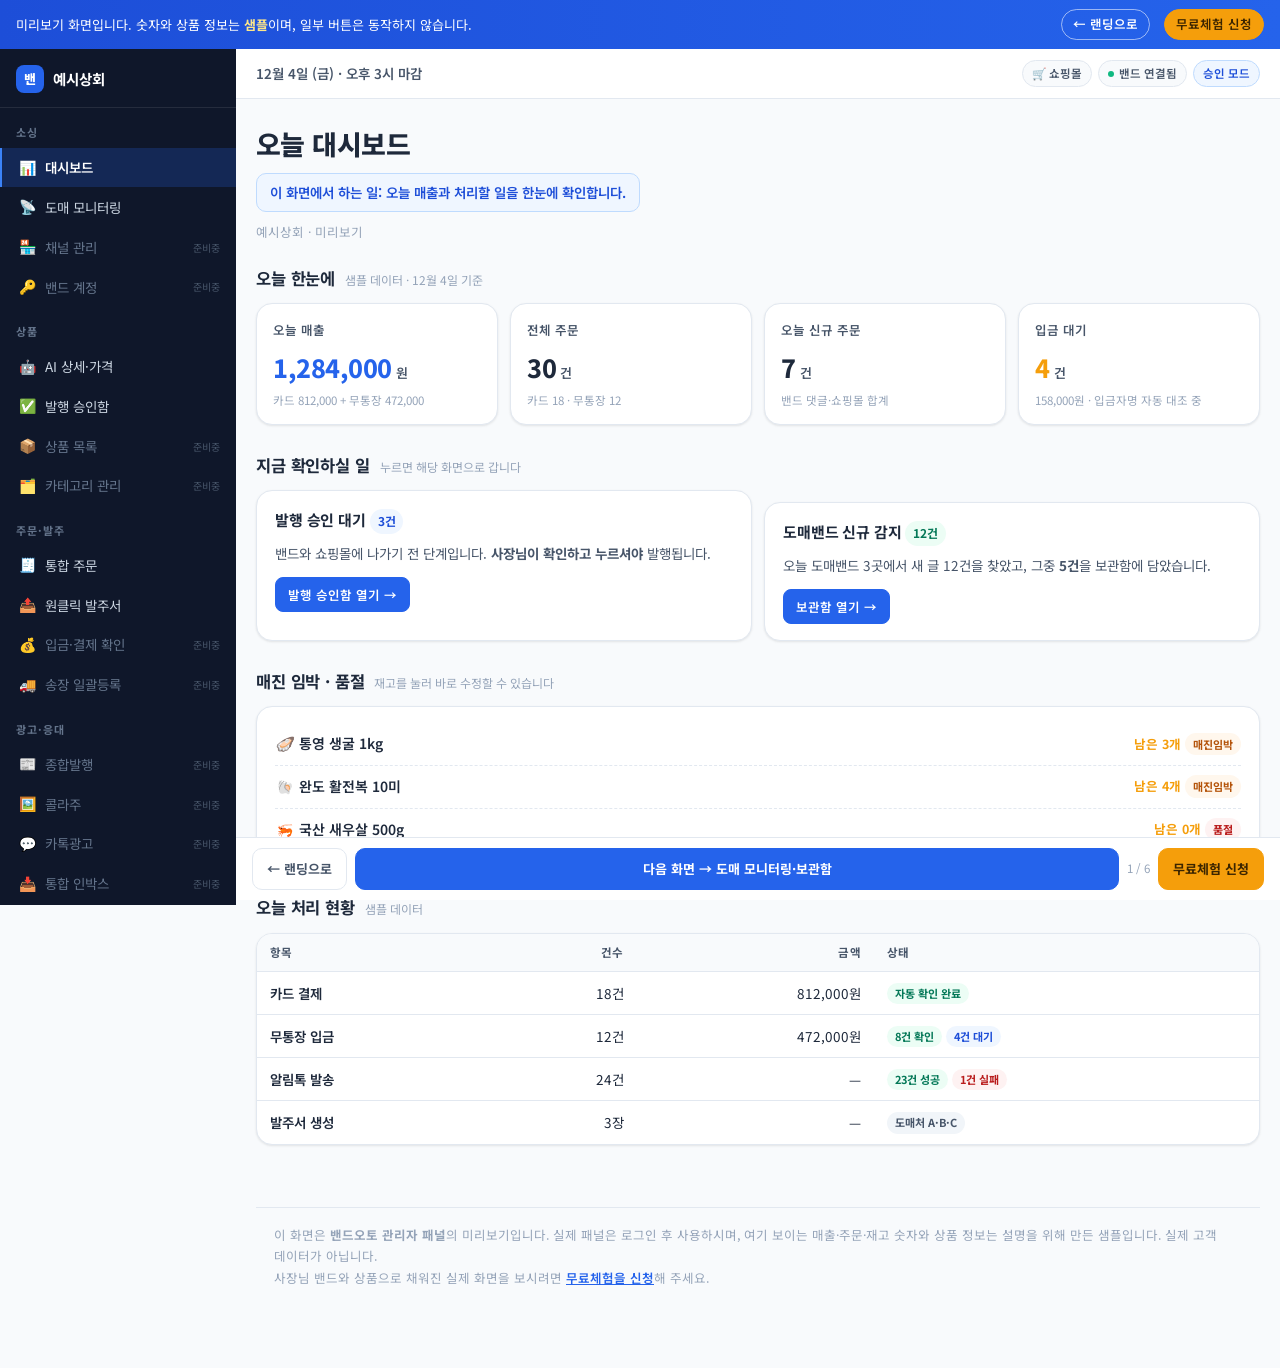
<file: demo/manager.html>
<!doctype html>
<html lang="ko">
<head>
<meta charset="utf-8">
<meta name="viewport" content="width=device-width, initial-scale=1">
<title>오늘 대시보드 — 밴드오토 관리자 화면 미리보기</title>
<meta name="description" content="밴드오토 관리자 화면 미리보기 — 오늘 매출, 신규 주문, 입금 대기, 발행 승인 대기를 한 화면에서 봅니다. 가입 없이 바로 열립니다. 표시된 숫자는 샘플입니다.">
<link rel="canonical" href="https://band.hublink.im/demo/manager.html">
<meta name="robots" content="index, follow">
<meta property="og:title" content="오늘 대시보드 — 밴드오토 관리자 화면 미리보기">
<meta property="og:description" content="가입 없이 바로 열립니다. 실제 관리자 화면을 샘플 데이터로 채워 뒀습니다.">
<link rel="icon" href="/favicon.ico" sizes="any">
<link rel="icon" type="image/png" href="/icon.png">
<link rel="apple-touch-icon" href="/apple-touch-icon.png">
<link rel="preconnect" href="https://fonts.googleapis.com">
<link rel="preconnect" href="https://fonts.gstatic.com" crossorigin>
<link href="https://fonts.googleapis.com/css2?family=Noto+Sans+KR:wght@400;500;600;700;800&display=swap" rel="stylesheet">
<link rel="stylesheet" href="demo.css">
</head>
<body data-screen="manager.html">

<div class="demobar">
  <span class="msg">미리보기 화면입니다. 숫자와 상품 정보는 <b>샘플</b>이며, 일부 버튼은 동작하지 않습니다.</span>
  <a href="../index.html">← 랜딩으로</a>
  <a href="../sales.html#apply" class="cta">무료체험 신청</a>
</div>

<div class="shell">
  <aside class="side"></aside>
  <div class="main">
    <header class="topbar">
      <span class="date"><span data-demo-date>8월 21일 (금)</span> · 오후 3시 마감</span>
      <div class="right">
        <span class="chip">🛒 쇼핑몰</span>
        <span class="chip"><span class="dot"></span> 밴드 연결됨</span>
        <span class="chip mode">승인 모드</span>
      </div>
    </header>

    <div class="page">
      <div class="page-head">
        <h1>오늘 대시보드</h1>
        <p class="does">이 화면에서 하는 일: 오늘 매출과 처리할 일을 한눈에 확인합니다.</p>
        <span class="scope">예시상회 · 미리보기</span>
      </div>

      <section class="blk">
        <div class="sec-head"><h2>오늘 한눈에</h2><span>샘플 데이터 · <span data-demo-date-short>8월 21일</span> 기준</span></div>
        <div class="stats">
          <div class="stat">
            <div class="lbl">오늘 매출</div>
            <div class="row"><span class="v accent">1,284,000</span><span class="u">원</span></div>
            <div class="note">카드 812,000 + 무통장 472,000</div>
          </div>
          <div class="stat">
            <div class="lbl">전체 주문</div>
            <div class="row"><span class="v">30</span><span class="u">건</span></div>
            <div class="note">카드 18 · 무통장 12</div>
          </div>
          <div class="stat">
            <div class="lbl">오늘 신규 주문</div>
            <div class="row"><span class="v">7</span><span class="u">건</span></div>
            <div class="note">밴드 댓글·쇼핑몰 합계</div>
          </div>
          <div class="stat">
            <div class="lbl">입금 대기</div>
            <div class="row"><span class="v warn">4</span><span class="u">건</span></div>
            <div class="note">158,000원 · 입금자명 자동 대조 중</div>
          </div>
        </div>
      </section>

      <section class="blk">
        <div class="sec-head"><h2>지금 확인하실 일</h2><span>누르면 해당 화면으로 갑니다</span></div>
        <div class="cols">
          <div class="card">
            <div class="sec-head" style="margin-bottom:8px">
              <h2 style="font-size:15px">발행 승인 대기 <span class="tag wait">3건</span></h2>
            </div>
            <p style="font-size:13.5px; color:var(--text-secondary); margin:0 0 12px">
              밴드와 쇼핑몰에 나가기 전 단계입니다. <strong>사장님이 확인하고 누르셔야</strong> 발행됩니다.
            </p>
            <a class="btn pri" href="manager-approve.html">발행 승인함 열기 →</a>
          </div>
          <div class="card">
            <div class="sec-head" style="margin-bottom:8px">
              <h2 style="font-size:15px">도매밴드 신규 감지 <span class="tag on">12건</span></h2>
            </div>
            <p style="font-size:13.5px; color:var(--text-secondary); margin:0 0 12px">
              오늘 도매밴드 3곳에서 새 글 12건을 찾았고, 그중 <strong>5건</strong>을 보관함에 담았습니다.
            </p>
            <a class="btn pri" href="manager-sourcing.html">보관함 열기 →</a>
          </div>
        </div>
      </section>

      <section class="blk">
        <div class="sec-head"><h2>매진 임박 · 품절</h2><span>재고를 눌러 바로 수정할 수 있습니다</span></div>
        <div class="card">
          <div class="soon-row">
            <span class="nm"><i>🦪</i>통영 생굴 1kg</span>
            <span class="left">남은 3개 <span class="tag soon">매진임박</span></span>
          </div>
          <div class="soon-row">
            <span class="nm"><i>🐚</i>완도 활전복 10미</span>
            <span class="left">남은 4개 <span class="tag soon">매진임박</span></span>
          </div>
          <div class="soon-row">
            <span class="nm"><i>🦐</i>국산 새우살 500g</span>
            <span class="left">남은 0개 <span class="tag out">품절</span></span>
          </div>
        </div>
      </section>

      <section class="blk">
        <div class="sec-head"><h2>오늘 처리 현황</h2><span>샘플 데이터</span></div>
        <div class="scroller">
          <table>
            <thead>
              <tr><th>항목</th><th class="n">건수</th><th class="n">금액</th><th>상태</th></tr>
            </thead>
            <tbody>
              <tr><td class="name">카드 결제</td><td class="n">18건</td><td class="n">812,000원</td><td><span class="tag on">자동 확인 완료</span></td></tr>
              <tr><td class="name">무통장 입금</td><td class="n">12건</td><td class="n">472,000원</td><td><span class="tag on">8건 확인</span> <span class="tag wait">4건 대기</span></td></tr>
              <tr><td class="name">알림톡 발송</td><td class="n">24건</td><td class="n">—</td><td><span class="tag on">23건 성공</span> <span class="tag out">1건 실패</span></td></tr>
              <tr><td class="name">발주서 생성</td><td class="n">3장</td><td class="n">—</td><td><span class="tag done">도매처 A·B·C</span></td></tr>
            </tbody>
          </table>
        </div>
      </section>
    </div>

    <div class="foot">
      이 화면은 <b>밴드오토 관리자 패널</b>의 미리보기입니다. 실제 패널은 로그인 후 사용하시며,
      여기 보이는 매출·주문·재고 숫자와 상품 정보는 설명을 위해 만든 샘플입니다. 실제 고객 데이터가 아닙니다.<br>
      사장님 밴드와 상품으로 채워진 실제 화면을 보시려면 <a href="../sales.html#apply">무료체험을 신청</a>해 주세요.
    </div>
  </div>
</div>

<script src="demo-data.js"></script>
<script src="demo-nav.js"></script>
</body>
</html>
</file>
<file: demo/demo.css>
/**
 * 미리보기 화면 공용 스타일 (2026-08-25)
 *
 * 실제 관리자 패널의 레이아웃(좌측 메뉴 + 상단바 + 본문 카드/표)을 그대로 옮기되,
 * 색은 랜딩(index.html)의 토큰을 그대로 써서 랜딩 ↔ 미리보기 사이에 이질감이 없게 한다.
 *
 * 모바일 우선. 표는 각각 가로 스크롤 컨테이너 안에 넣어 본문이 옆으로 밀리지 않게 한다.
 */

:root{
  --primary:#2563EB; --primary-light:#3B82F6; --primary-dark:#1D4ED8;
  --accent:#F59E0B; --accent-light:#FBBF24;
  --bg:#FFFFFF; --bg-alt:#F8FAFC; --bg-warm:#FFFBF0;
  --text:#1E293B; --text-secondary:#475569; --text-muted:#94A3B8;
  --border:#E2E8F0; --success:#10B981; --danger:#EF4444;
  --radius:16px; --radius-sm:10px;
  --shadow:0 1px 3px rgba(0,0,0,.06), 0 1px 2px rgba(0,0,0,.04);
  --shadow-md:0 4px 16px rgba(0,0,0,.08);
  --side-w:236px;
  --bar-h:auto;
}

*{box-sizing:border-box}
html,body{margin:0;padding:0}
body{
  font-family:'Noto Sans KR',-apple-system,BlinkMacSystemFont,sans-serif;
  color:var(--text); background:var(--bg-alt); line-height:1.7;
  -webkit-font-smoothing:antialiased; font-size:15px;
  word-break:keep-all; overflow-wrap:break-word;
}
a{color:inherit; text-decoration:none}

/* ── 상단 고정 고지 배너 ──────────────────────────────
   스크롤해도 따라온다. 숫자가 샘플이라는 사실을 화면마다 명시한다. */
.demobar{
  position:sticky; top:0; z-index:60;
  display:flex; flex-wrap:wrap; gap:8px 14px; align-items:center;
  background:linear-gradient(90deg,#1D4ED8,#2563EB);
  color:#fff; padding:9px 16px; font-size:13px; line-height:1.5;
}
.demobar .msg{flex:1 1 260px; min-width:0}
.demobar b{font-weight:700; color:#FDE68A}
.demobar a{
  flex:none; font-size:12.5px; font-weight:600; padding:5px 11px; border-radius:999px;
  border:1px solid rgba(255,255,255,.55); white-space:nowrap;
}
.demobar a:hover{background:rgba(255,255,255,.14)}
.demobar a.cta{background:var(--accent); border-color:var(--accent); color:#3B2500}
.demobar a.cta:hover{background:var(--accent-light)}

/* ── 셸: 좌측 메뉴 + 본문 ───────────────────────────── */
.shell{display:flex; min-height:calc(100vh - 44px); align-items:flex-start}

.side{
  width:var(--side-w); flex:none; background:#0F172A; color:#CBD5E1;
  position:sticky; top:44px; align-self:flex-start; height:calc(100vh - 44px);
  overflow-y:auto; padding-bottom:20px;
}
.side .brand{
  display:flex; align-items:center; gap:9px; padding:16px 16px 14px;
  border-bottom:1px solid rgba(255,255,255,.09); color:#fff;
}
.side .brand .mark{
  width:28px; height:28px; flex:none; border-radius:8px; background:var(--primary);
  display:grid; place-items:center; font-size:13px; font-weight:800;
}
.side .brand b{font-size:14.5px; font-weight:700; letter-spacing:-.01em}
.side .grp{
  font-size:11px; font-weight:700; letter-spacing:.08em; color:#64748B;
  padding:15px 16px 6px; text-transform:uppercase;
}
.side .nav-i{
  display:flex; align-items:center; gap:9px; padding:8px 16px;
  font-size:13.5px; color:#CBD5E1; border-left:2.5px solid transparent;
}
.side .nav-i i{font-style:normal; font-size:14px; width:18px; flex:none; text-align:center}
.side .nav-i:hover{background:rgba(255,255,255,.06); color:#fff}
.side .nav-i.on{background:rgba(37,99,235,.22); color:#fff; border-left-color:var(--primary-light); font-weight:600}
.side .nav-i.soon{color:#64748B}
.side .nav-i.soon::after{content:"준비중"; margin-left:auto; font-size:10px; color:#475569}
.side-foot{padding:16px; font-size:11.5px; color:#475569; line-height:1.6}

.main{flex:1; min-width:0; display:flex; flex-direction:column}

/* ── 상단바 ─────────────────────────────────────────── */
.topbar{
  display:flex; align-items:center; gap:10px; flex-wrap:wrap;
  background:#fff; border-bottom:1px solid var(--border); padding:11px 20px;
  position:sticky; top:44px; z-index:40;
}
.topbar .date{font-size:13.5px; font-weight:600; color:var(--text-secondary)}
.topbar .right{margin-left:auto; display:flex; gap:6px; align-items:center; flex-wrap:wrap}
.chip{
  font-size:11.5px; font-weight:600; padding:3px 9px; border-radius:999px;
  background:var(--bg-alt); border:1px solid var(--border); color:var(--text-secondary);
  display:inline-flex; align-items:center; gap:5px; white-space:nowrap;
}
.chip .dot{width:6px; height:6px; border-radius:50%; background:var(--success)}
.chip.mode{background:#EFF6FF; border-color:#BFDBFE; color:var(--primary-dark)}
.menubtn{
  display:none; align-items:center; gap:5px; font:inherit; font-size:12.5px; font-weight:600;
  padding:5px 11px; border-radius:8px; border:1px solid var(--border);
  background:#fff; color:var(--text-secondary); cursor:pointer;
}

/* ── 본문 ───────────────────────────────────────────── */
.page{padding:22px 20px 30px; max-width:1140px; width:100%}
.page-head{margin-bottom:22px}
.page-head h1{font-size:clamp(21px,3.6vw,27px); font-weight:800; letter-spacing:-.02em; margin:0 0 6px}
/* "이 화면에서 하는 일" 한 줄 — 사장님이 화면 이름만 보고는 모른다. */
.page-head .does{
  display:inline-block; background:#EFF6FF; border:1px solid #BFDBFE; color:var(--primary-dark);
  font-size:13.5px; font-weight:600; padding:7px 13px; border-radius:var(--radius-sm); margin:0;
}
.page-head .scope{display:block; margin-top:9px; font-size:12.5px; color:var(--text-muted)}

section.blk{margin-bottom:26px}
.sec-head{display:flex; align-items:baseline; gap:10px; margin-bottom:11px; flex-wrap:wrap}
.sec-head h2{font-size:16.5px; font-weight:700; margin:0; letter-spacing:-.01em}
.sec-head span{font-size:12px; color:var(--text-muted)}

.card{background:#fff; border:1px solid var(--border); border-radius:var(--radius); box-shadow:var(--shadow); padding:16px 18px}
.card + .card{margin-top:12px}

/* 지표 카드 */
.stats{display:grid; grid-template-columns:repeat(auto-fit,minmax(168px,1fr)); gap:12px}
.stat{background:#fff; border:1px solid var(--border); border-radius:var(--radius); padding:15px 16px; box-shadow:var(--shadow)}
.stat .lbl{font-size:12.5px; color:var(--text-secondary); font-weight:600}
.stat .row{display:flex; align-items:baseline; gap:4px; margin-top:5px}
.stat .v{font-size:25px; font-weight:800; letter-spacing:-.02em; font-variant-numeric:tabular-nums}
.stat .v.accent{color:var(--primary)}
.stat .v.warn{color:var(--accent)}
.stat .u{font-size:13px; color:var(--text-secondary); font-weight:600}
.stat .note{font-size:11.5px; color:var(--text-muted); margin-top:4px; line-height:1.5}

/* 표 — 반드시 스크롤 컨테이너 안에 */
.scroller{overflow-x:auto; -webkit-overflow-scrolling:touch; border:1px solid var(--border); border-radius:var(--radius); background:#fff; box-shadow:var(--shadow)}
table{border-collapse:collapse; width:100%; font-size:13.5px; min-width:600px}
th,td{padding:10px 13px; text-align:left; border-bottom:1px solid var(--border); vertical-align:middle; line-height:1.55}
thead th{background:var(--bg-alt); font-size:11.5px; font-weight:700; color:var(--text-secondary); letter-spacing:.03em; white-space:nowrap}
tbody tr:last-child td{border-bottom:none}
td.n,th.n{text-align:right; font-variant-numeric:tabular-nums; white-space:nowrap}
td.name{font-weight:600; white-space:nowrap}

/* 상태 배지 */
.tag{display:inline-block; font-size:11px; font-weight:700; padding:2px 8px; border-radius:999px; white-space:nowrap}
.tag.on{background:#ECFDF5; color:#047857}
.tag.soon{background:#FFF7ED; color:#B45309}
.tag.out{background:#FEF2F2; color:#B91C1C}
.tag.wait{background:#EFF6FF; color:var(--primary-dark)}
.tag.done{background:#F1F5F9; color:var(--text-secondary)}
.tag.dup{background:#F5F3FF; color:#6D28D9}

/* 버튼(데모 — 동작하지 않음) */
.btn{
  display:inline-flex; align-items:center; gap:5px; font:inherit; font-size:12.5px; font-weight:600;
  padding:6px 12px; border-radius:8px; border:1px solid var(--border); background:#fff;
  color:var(--text-secondary); cursor:default; white-space:nowrap;
}
.btn.pri{background:var(--primary); border-color:var(--primary); color:#fff}
.btn.acc{background:var(--accent); border-color:var(--accent); color:#3B2500}
.btn.gho{background:transparent}

/* 매진 임박 줄 */
.soon-row{display:flex; align-items:center; gap:9px; padding:9px 0; border-bottom:1px dashed var(--border); font-size:14px}
.soon-row:last-child{border-bottom:none}
.soon-row .nm{font-weight:600; display:flex; align-items:center; gap:7px}
.soon-row .left{margin-left:auto; font-size:12.5px; font-weight:700; color:var(--accent)}

/* 2단 배치 */
.cols{display:grid; grid-template-columns:1fr 1fr; gap:12px}
@media (max-width:900px){ .cols{grid-template-columns:1fr} }

/* 본문 하단 안내 */
.foot{
  margin:6px 20px 0; padding:16px 18px; border-top:1px solid var(--border);
  font-size:12.5px; color:var(--text-muted); line-height:1.75;
}
.foot a{color:var(--primary); font-weight:600; text-decoration:underline}

/* ── 하단 고정 3버튼 — 11장을 한 바퀴 돌게 한다 ────────── */
.tourbar{
  position:sticky; bottom:0; z-index:50; margin-top:auto;
  display:flex; gap:8px; align-items:center;
  background:rgba(255,255,255,.97); backdrop-filter:blur(8px);
  border-top:1px solid var(--border); padding:10px 16px;
}
.tourbar a{
  font-size:13px; font-weight:700; padding:9px 14px; border-radius:10px;
  border:1px solid var(--border); background:#fff; color:var(--text-secondary); white-space:nowrap;
}
.tourbar a:hover{border-color:var(--primary); color:var(--primary)}
.tourbar a.next{background:var(--primary); border-color:var(--primary); color:#fff; flex:1; text-align:center}
.tourbar a.next:hover{background:var(--primary-dark); color:#fff}
.tourbar a.apply{background:var(--accent); border-color:var(--accent); color:#3B2500}
.tourbar a.apply:hover{background:var(--accent-light); color:#3B2500}
.tourbar .pos{font-size:11.5px; color:var(--text-muted); font-variant-numeric:tabular-nums; flex:none}

/* ── 모바일 ─────────────────────────────────────────── */
.navback{display:none}
@media (max-width:900px){
  .side{
    position:fixed; top:0; left:0; height:100vh; z-index:80;
    transform:translateX(-100%); transition:transform .22s ease;
  }
  .side.open{transform:none}
  .navback{display:block; position:fixed; inset:0; background:rgba(15,23,42,.5); z-index:70; opacity:0; pointer-events:none; transition:opacity .22s}
  .navback.on{opacity:1; pointer-events:auto}
  .menubtn{display:inline-flex}
  .topbar{top:0}
  .page{padding:18px 14px 24px}
  .foot{margin:6px 14px 0}
  .tourbar{padding:9px 12px; gap:6px}
  .tourbar a{padding:9px 11px; font-size:12.5px}
  .tourbar .pos{display:none}
  .demobar{font-size:12px; padding:8px 13px}
}
@media (max-width:520px){
  .tourbar a.back span{display:none}
  .stat .v{font-size:22px}
}
</file>
